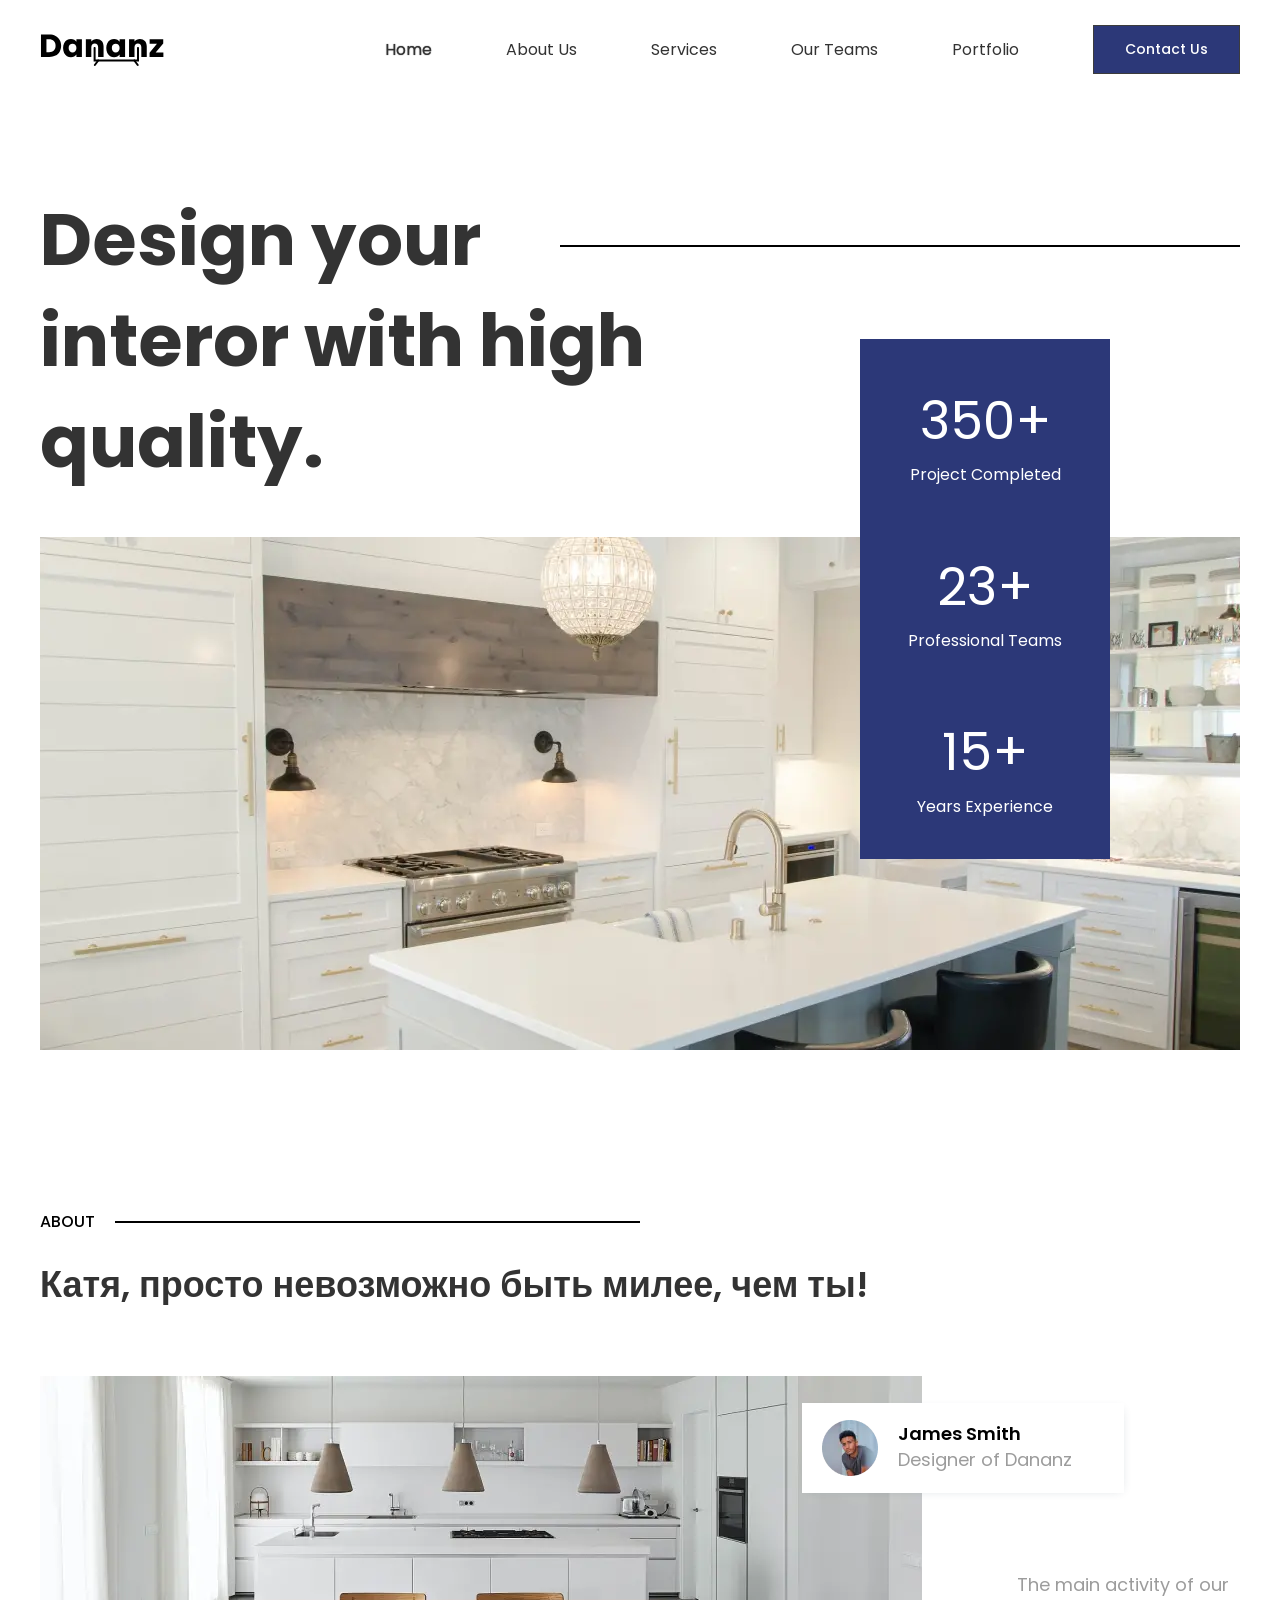
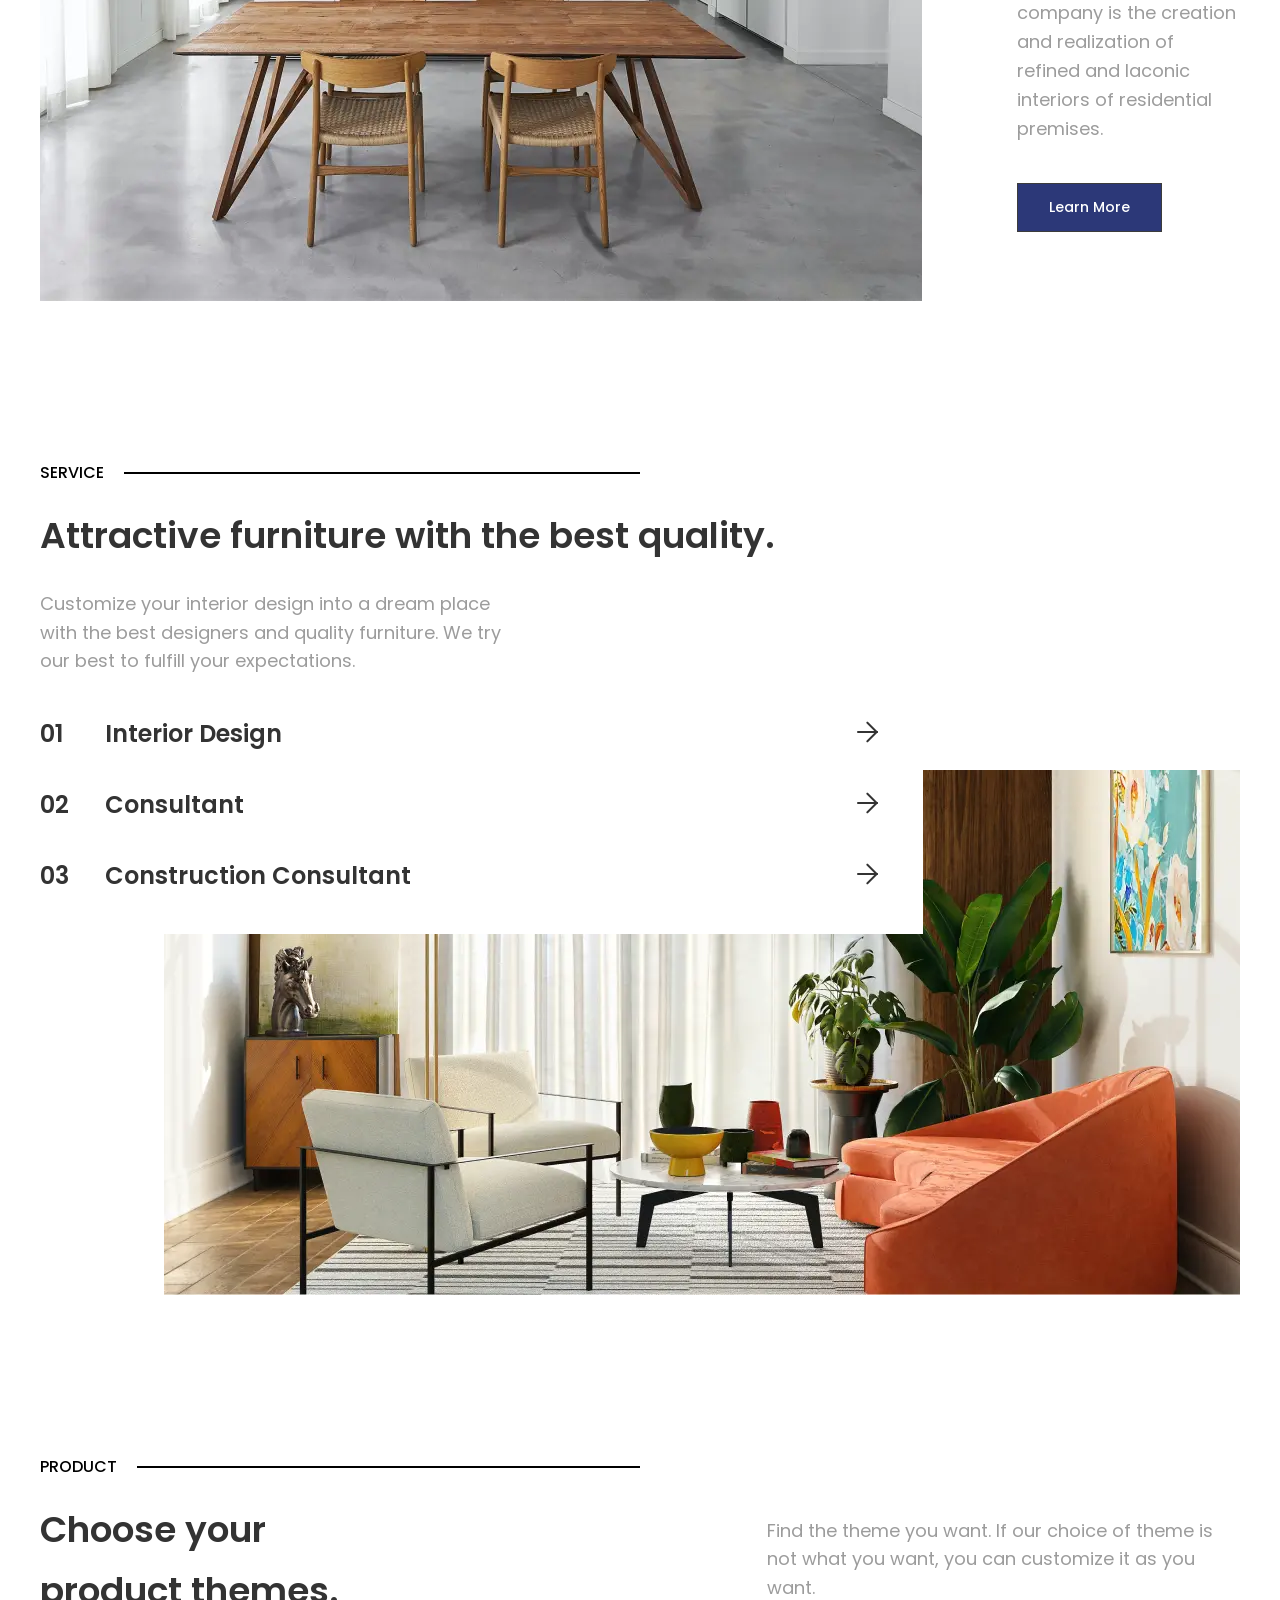
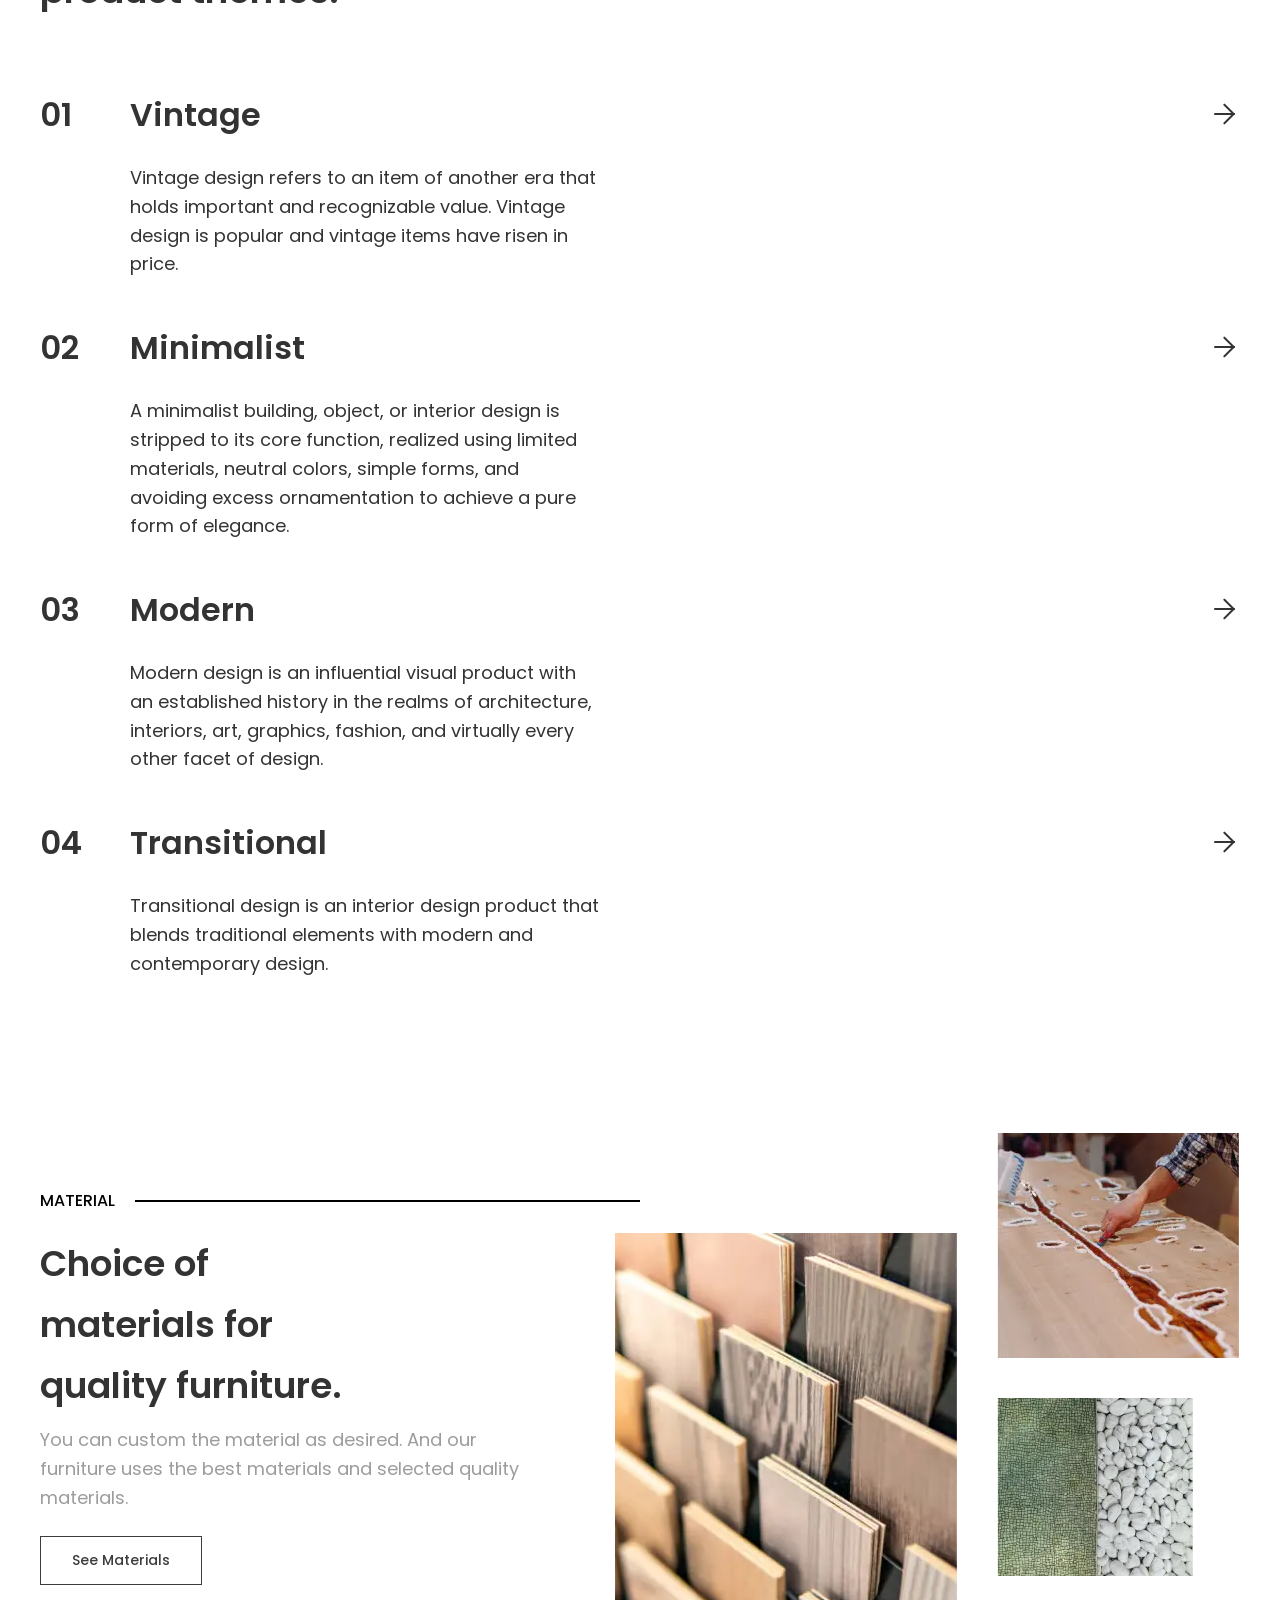
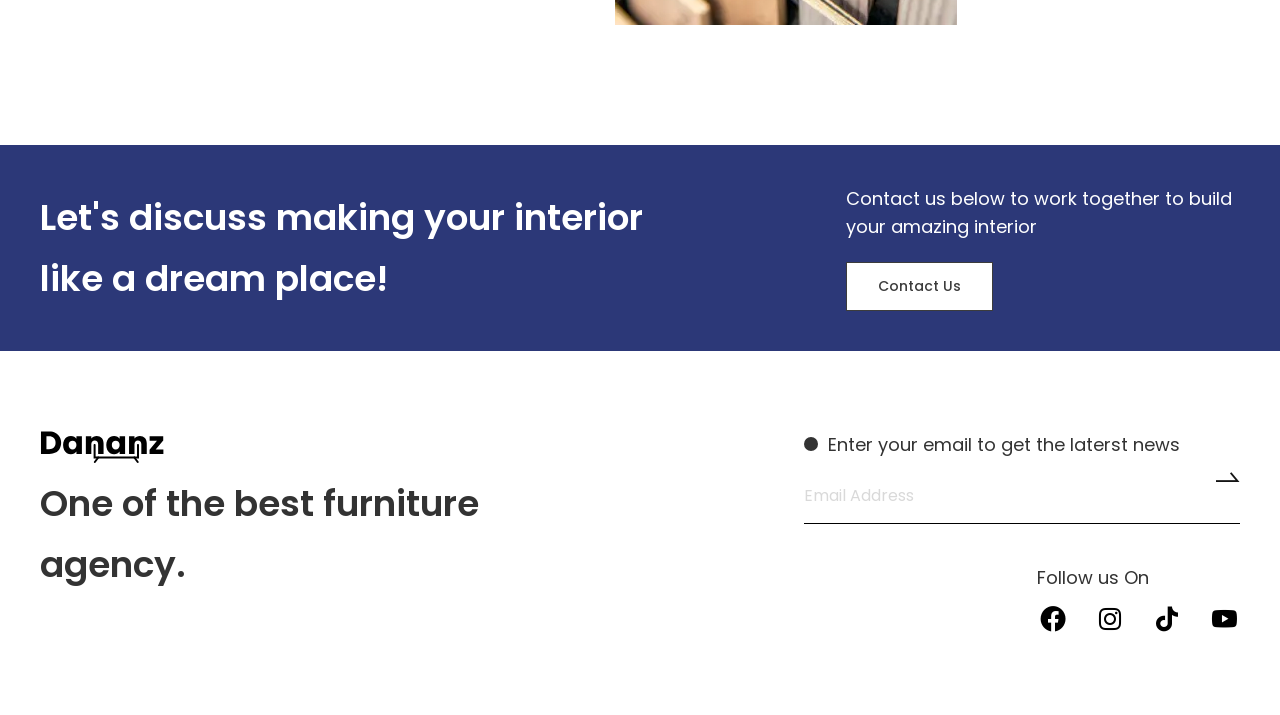
<file: index.html>
<!DOCTYPE html>
<html lang="en">

<head>
	<title>Home</title>
	<meta charset="UTF-8">
	<meta name="format-detection" content="telephone=no">
	<!-- <style>body{opacity: 0;}</style> -->
	<link rel="stylesheet" href="css/style.min.css?_v=20231004202042">
	<link rel="shortcut icon" href="favicon.ico">
	<!-- <meta name="robots" content="noindex, nofollow"> -->
	<meta name="viewport" content="width=device-width, initial-scale=1.0">
</head>

<body>
	<div class="wrapper">
		<header class="header">
			<div class="header__container">
				<div class="header__logo">
					<img src="img/logo.svg" alt="logo">
				</div>
				<div class="header__menu menu">
					<nav class="menu__body">
						<ul class="menu__list">
							<li class="menu__item"><a href="index.html" class="menu__link">Home</a></li>
							<li class="menu__item"><a href="about.html" class="menu__link">About Us</a></li>
							<li class="menu__item"><a href="services.html" class="menu__link">Services</a></li>
							<li class="menu__item"><a href="teams.html" class="menu__link">Our Teams</a></li>
							<li class="menu__item"><a href="portfolio.html" class="menu__link">Portfolio</a></li>
						</ul>
					</nav>
				</div>
				<div data-da=".menu__body,479.98" class="header__button">
					<a href="contact.html" class="button">Contact Us</a>
				</div>
				<button type="button" class="header__burger icon-menu"><span></span></button>
			</div>
		</header>
		<main class="page">
			<section class="page__cover cover">
				<div class="cover__container">
					<div class="cover__body">
						<div class="cover__content">
							<div class="cover__title">
								<h1 class="cover__text">Design your interor with high quality.</h1>
								<div class="cover__line"></div>
							</div>
							<div class="cover__img-frame">
								<picture><source srcset="img/home/cover/bg.webp" type="image/webp"><img src="img/home/cover/bg.jpg" alt="interor"></picture>
							</div>
						</div>
						<div class="cover__card card">
							<div class="card__item">
								<div class="card__value">350+</div>
								<div class="card__text">Project Completed</div>
							</div>
							<div class="card__item">
								<div class="card__value">23+</div>
								<div class="card__text">Professional Teams</div>
							</div>
							<div class="card__item">
								<div class="card__value">15+</div>
								<div class="card__text">Years Experience</div>
							</div>
						</div>
					</div>
				</div>
			</section>
			<section class="page__general general">
				<div class="general__container">
					<div class="general__description description">
						<div class="description__label">
							<div class="description__text">ABOUT</div>
							<div class="description__line" data-watch data-watch-once></div>
						</div>
						<h2 class="description__title">
							Катя, просто невозможно быть милее, чем ты!
						</h2>
					</div>
					<div class="general__content">
						<div class="general__img-frame">
							<picture><source srcset="img/home/general/kitchen.webp" type="image/webp"><img src="img/home/general/kitchen.jpg" alt="kitchen"></picture>
						</div>
						<div class="general__info">
							<div class="general__subtitle">
								The main activity of our company is the creation and realization of refined and laconic interiors of residential premises.
							</div>
							<a href="about.html" class="general__button button">Learn More</a>
						</div>
						<div class="general__badge badge">
							<div class="badge__body">
								<picture><source srcset="img/home/general/worker.webp" type="image/webp"><img class="badge__icon" src="img/home/general/worker.png" alt="worker"></picture>
								<div class="badge__text">
									<div class="badge__name">James Smith</div>
									<div class="badge__profession">Designer of Dananz</div>
								</div>
							</div>
						</div>
					</div>
				</div>
			</section>
			<section class="page__furniture furniture">
				<div class="furniture__container">
					<div class="furniture__description description">
						<div class="description__label">
							<div class="description__text">SERVICE</div>
							<div class="description__line" data-watch data-watch-once></div>
						</div>
						<h2 class="description__title">
							Attractive furniture with the best quality.
						</h2>
					</div>
					<div class="furniture__content">
						<div class="furniture__text">
							Customize your interior design into a dream place with the best designers and quality furniture. We try our best to fulfill your expectations.
						</div>
						<ul class="furniture__list">
							<li class="furniture__item">
								<a class="furniture__link" href="services.html">Interior Design</a>
								<a class="furniture__icon" href="services.html"></a>
							</li>
							<li class="furniture__item">
								<a class="furniture__link" href="services.html#consultant">Consultant</a>
								<a class="furniture__icon" href="services.html#consultant"></a>
							</li>
							<li class="furniture__item">
								<a class="furniture__link" href="services.html#creativity">Construction Consultant</a>
								<a class="furniture__icon" href="services.html#creativity"></a>
							</li>
						</ul>
					</div>
					<div class="furniture__img-frame">
						<picture><source srcset="img/home/furniture/decor.webp" type="image/webp"><img src="img/home/furniture/decor.jpg" alt="decor"></picture>
					</div>
				</div>
			</section>
			<section class="page__product product">
				<div class="product__container">
					<div class="product__description description">
						<div class="description__label">
							<div class="description__text">PRODUCT</div>
							<div class="description__line" data-watch data-watch-once></div>
						</div>
					</div>
					<div class="product__text">
						<h2 class="product__title">
							Choose your product themes.
						</h2>
						<p class="product__note">
							Find the theme you want. If our choice of theme is not what you want, you can customize it as you want.
						</p>
					</div>
					<ul class="product__list">
						<li class="product__item">
							<div class="product__links">
								<a class="product__link" href="vintage.html">Vintage</a>
								<a class="product__icon" href="vintage.html"></a>
							</div>
							<p class="product__clause">
								Vintage design refers to an item of another era that holds important and recognizable value. Vintage design is popular and vintage items have risen in price.
							</p>
						</li>
						<li class="product__item">
							<div class="product__links">
								<a class="product__link" href="minimalist.html">Minimalist</a>
								<a class="product__icon" href="minimalist.html"></a>
							</div>
							<p class="product__clause">
								A minimalist building, object, or interior design is stripped to its core function, realized using limited materials, neutral colors, simple forms, and avoiding excess ornamentation to achieve a pure form of elegance.
							</p>
						</li>
						<li class="product__item">
							<div class="product__links">
								<a class="product__link" href="modern.html">Modern</a>
								<a class="product__icon" href="modern.html"></a>
							</div>
							<p class="product__clause">
								Modern design is an influential visual product with an established history in the realms of architecture, interiors, art, graphics, fashion, and virtually every other facet of design.
							</p>
						</li>
						<li class="product__item">
							<div class="product__links">
								<a class="product__link" href="transitional.html">Transitional</a>
								<a class="product__icon" href="transitional.html"></a>
							</div>
							<p class="product__clause">
								Transitional design is an interior design product that blends traditional elements with modern and contemporary design.
							</p>
						</li>
					</ul>
				</div>
			</section>
			<section class="page__material material">
				<div class="material__container">
					<div class="material__description description">
						<div class="description__label">
							<div class="description__text">MATERIAL</div>
							<div class="description__line" data-watch data-watch-once></div>
						</div>
					</div>
					<div class="material__body">
						<div class="material__content">
							<h2 class="material__title">Choice of materials for quality furniture.</h2>
							<p class="material__text">
								You can custom the material as desired. And our furniture uses the best materials and selected quality materials.
							</p>
							<a href="contact.html#loaction" class="material__button button button_white">See Materials</a>
						</div>
						<div class="material__images">
							<div class="material__item">
								<picture><source srcset="img/home/material/tile.webp" type="image/webp"><img src="img/home/material/tile.jpg" alt="tile"></picture>
							</div>
							<div class="material__column">
								<div class="material__item">
									<picture><source srcset="img/home/material/slab.webp" type="image/webp"><img src="img/home/material/slab.jpg" alt="slab"></picture>
								</div>
								<div class="material__item">
									<picture><source srcset="img/home/material/pebble.webp" type="image/webp"><img src="img/home/material/pebble.jpg" alt="pebble"></picture>
								</div>
							</div>
						</div>
					</div>
				</div>
			</section>
		</main>
		<footer class="footer">
			<section class="footer__upper upper">
				<div class="upper__container">
					<h2 class="upper__title">Let's discuss making your interior like a dream place!</h2>
					<div class="upper__column">
						<div class="upper__text">Contact us below to work together to build your amazing interior</div>
						<a href="contact.html" class="upper__button button button_black">Contact Us</a>
					</div>
				</div>
			</section>
			<section class="footer__lower lower">
				<div class="lower__container">
					<div class="lower__body">
						<div class="lower__content">
							<img class="lower__logo" src="img/logo.svg" alt="logo">
							<h2 class="lower__title">One of the best furniture agency.</h2>
						</div>
						<div class="lower__contact contact-lower">
							<div class="contact-lower__title">Enter your email to get the laterst news</div>
							<form action="" class="contact-lower__form">
								<div class="contact-lower__input">
									<input class="input-footer" autocomplete="off" type="text" name="form[]" data-error="Please enter a valid email address." placeholder="Email Address" data-required="email">
								</div>
								<button type="submit" class="contact-lower__button _icon-mail"></button>
							</form>
							<div class="contact-lower__follow">
								<div class="contact-lower__text">Follow us On</div>
								<div class="contact-lower__links">
									<a class="contact-lower__item _icon-facebook" href="https://www.facebook.com/" target="_blank"></a>
									<a class="contact-lower__item _icon-instagram" href="https://www.instagram.com/" target="_blank"></a>
									<a class="contact-lower__item _icon-tiktok" href="https://www.tiktok.com/" target="_blank"></a>
									<a class="contact-lower__item _icon-youtube" href="https://www.youtube.com/" target="_blank"></a>
								</div>
							</div>
						</div>
					</div>
				</div>
			</section>
		</footer>
	</div>
	<!-- <div id="popup" aria-hidden="true" class="popup">
	<div class="popup__wrapper">
		<div class="popup__content">
			<button data-close type="button" class="popup__close">Закрыть</button>
			<div class="popup__text">
				Text
			</div>
		</div>
	</div>
</div> -->
	<script src="js/app.min.js?_v=20231004202042"></script>
</body>

</html>
</file>
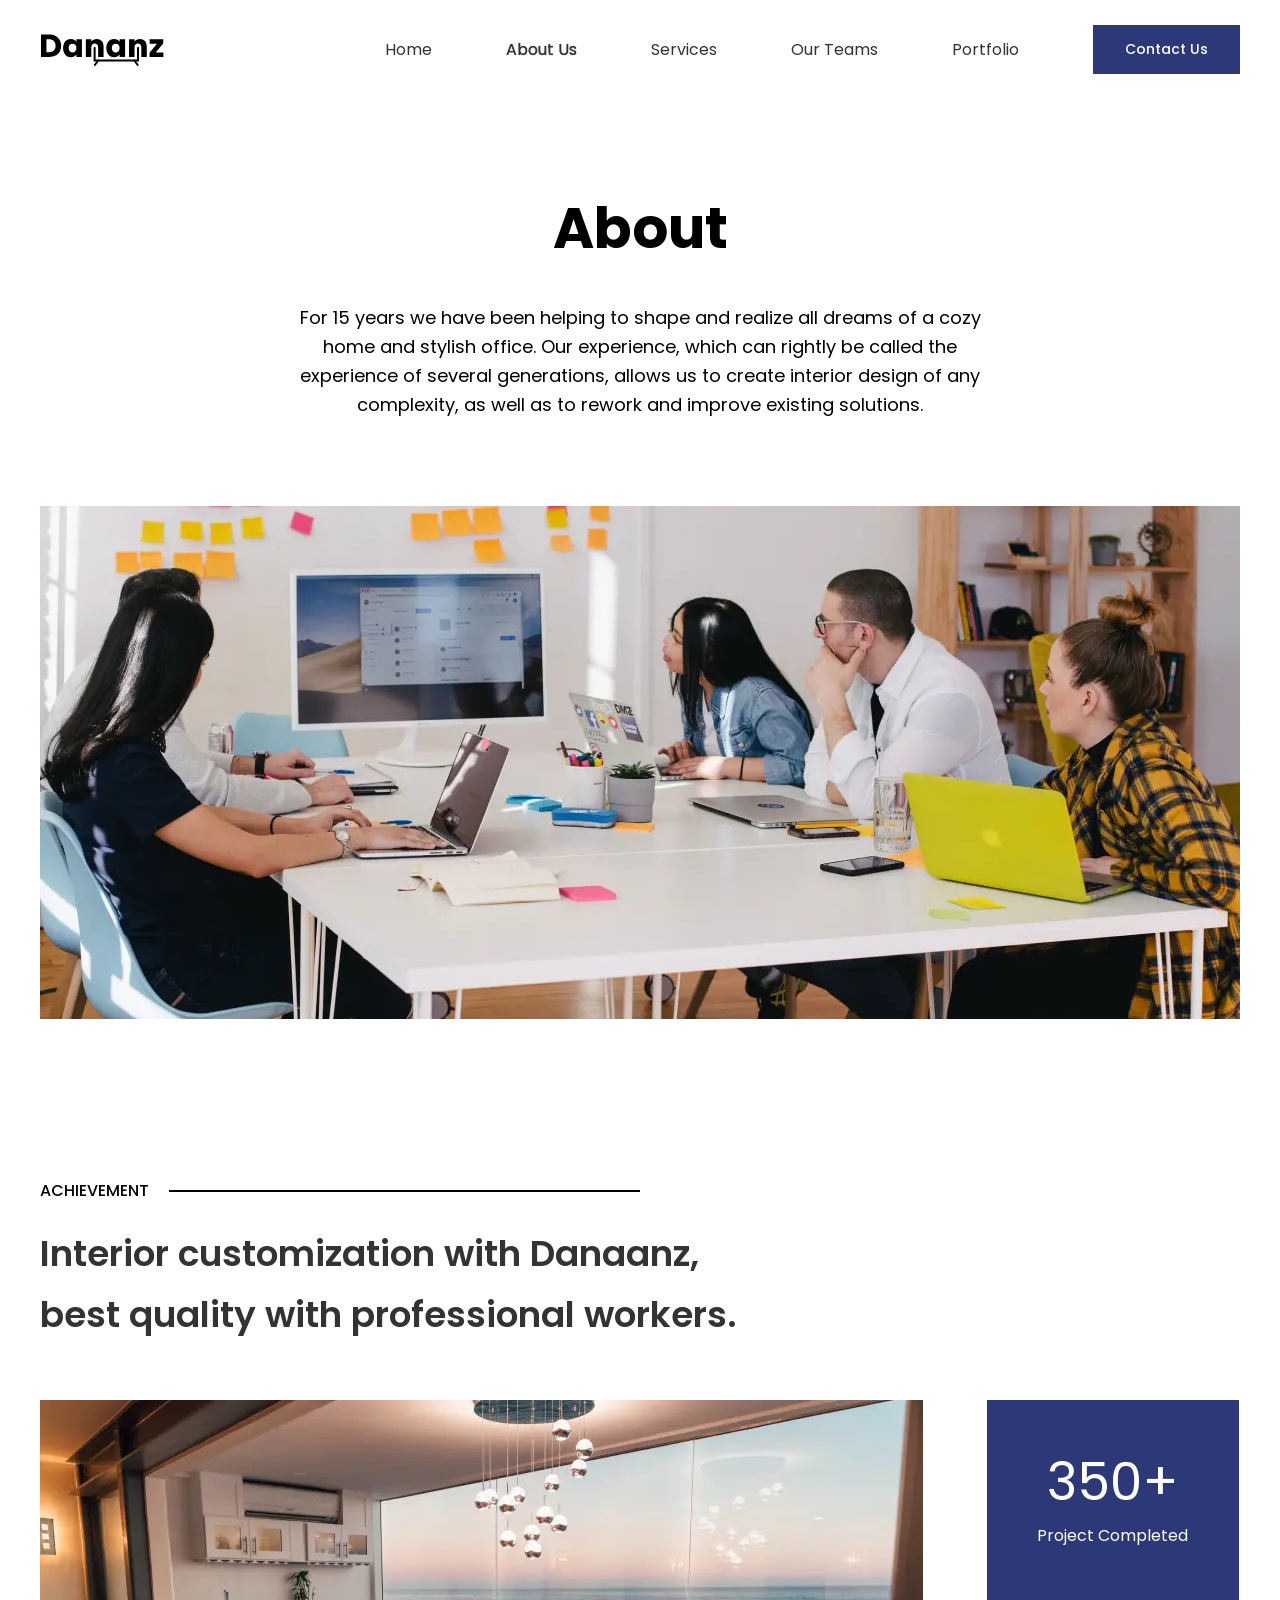
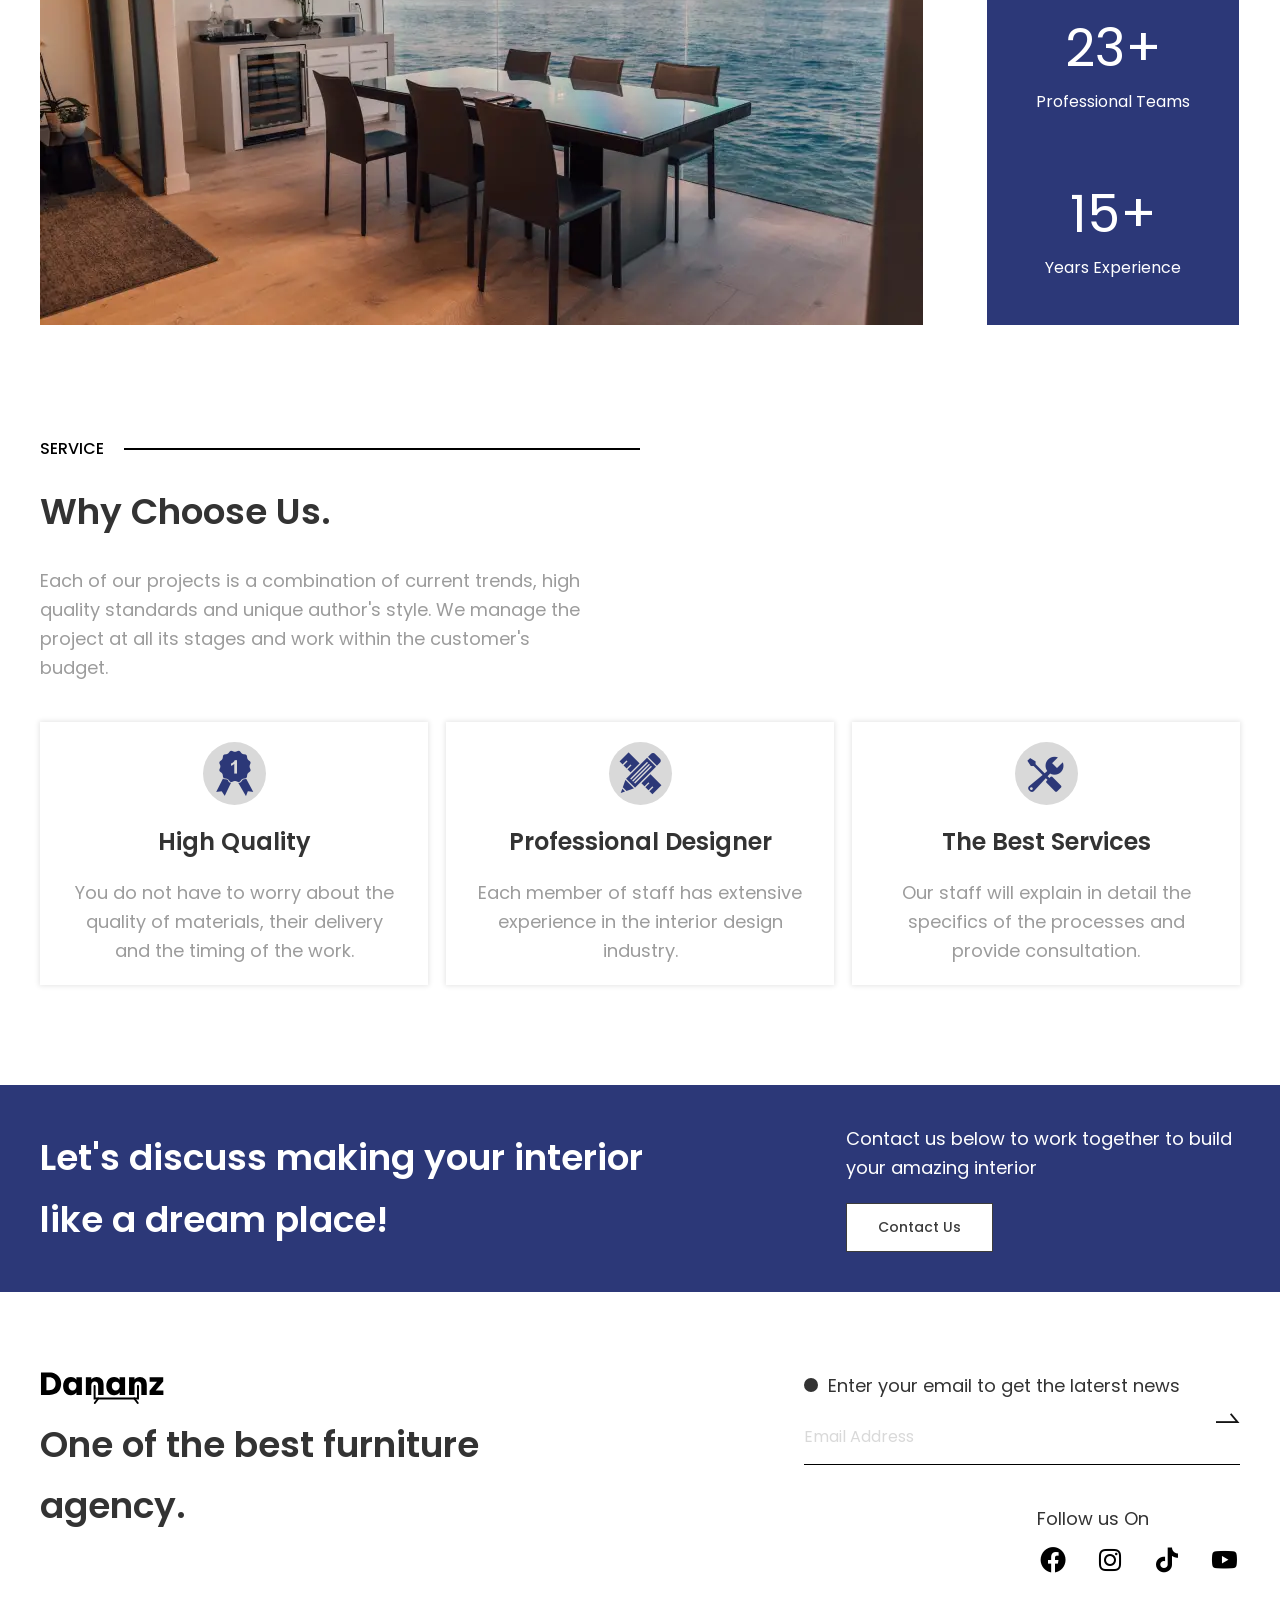
<file: about.html>
<!DOCTYPE html>
<html lang="en">

<head>
	<title>About</title>
	<meta charset="UTF-8">
	<meta name="format-detection" content="telephone=no">
	<!-- <style>body{opacity: 0;}</style> -->
	<link rel="stylesheet" href="css/style.min.css?_v=20231004202042">
	<link rel="shortcut icon" href="favicon.ico">
	<!-- <meta name="robots" content="noindex, nofollow"> -->
	<meta name="viewport" content="width=device-width, initial-scale=1.0">
</head>

<body>
	<div class="wrapper">
		<header class="header">
			<div class="header__container">
				<div class="header__logo">
					<img src="img/logo.svg" alt="logo">
				</div>
				<div class="header__menu menu">
					<nav class="menu__body">
						<ul class="menu__list">
							<li class="menu__item"><a href="index.html" class="menu__link">Home</a></li>
							<li class="menu__item"><a href="about.html" class="menu__link">About Us</a></li>
							<li class="menu__item"><a href="services.html" class="menu__link">Services</a></li>
							<li class="menu__item"><a href="teams.html" class="menu__link">Our Teams</a></li>
							<li class="menu__item"><a href="portfolio.html" class="menu__link">Portfolio</a></li>
						</ul>
					</nav>
				</div>
				<div data-da=".menu__body,479.98" class="header__button">
					<a href="contact.html" class="button">Contact Us</a>
				</div>
				<button type="button" class="header__burger icon-menu"><span></span></button>
			</div>
		</header>
		<main class="page">
			<section class="page__front front">
				<div class="front__container">
					<div class="front__body">
						<h1 class="front__title">About</h1>
						<p class="front__text">
							For 15 years we have been helping to shape and realize all dreams of a cozy home and stylish office. Our experience, which can rightly be called the experience of several generations, allows us to create interior design of any complexity, as well as to rework and improve existing solutions.
						</p>
						<div class="front__img-frame">
							<picture><source srcset="img/about/front/office.webp" type="image/webp"><img src="img/about/front/office.jpg" alt="office"></picture>
						</div>
					</div>
				</div>
			</section>
			<section class="page__statistic statistic">
				<div class="statistic__container">
					<div class="statistic__description description">
						<div class="description__label">
							<div class="description__text">ACHIEVEMENT</div>
							<div class="description__line" data-watch data-watch-once></div>
						</div>
						<h2 class="description__title description__title-width">
							Interior customization with Danaanz, best quality with professional workers.
						</h2>
					</div>
					<div class="statistic__content">
						<div class="statistic__img-frame">
							<picture><source srcset="img/about/statistic/project.webp" type="image/webp"><img src="img/about/statistic/project.jpg" alt="project"></picture>
						</div>
						<div class="statistic__card card">
							<div class="card__item card__item-mobile">
								<div class="card__value">350+</div>
								<div class="card__text">Project Completed</div>
							</div>
							<div class="card__item card__item-mobile">
								<div class="card__value">23+</div>
								<div class="card__text">Professional Teams</div>
							</div>
							<div class="card__item card__item-mobile">
								<div class="card__value">15+</div>
								<div class="card__text">Years Experience</div>
							</div>
						</div>
					</div>
				</div>
			</section>
			<section class="page__service service">
				<div class="service__container">
					<div class="service__description description">
						<div class="description__label">
							<div class="description__text">SERVICE</div>
							<div class="description__line" data-watch data-watch-once></div>
						</div>
						<h2 class="description__title">
							Why Choose Us.
						</h2>
					</div>
					<p class="service__text">
						Each of our projects is a combination of current trends, high quality standards and unique author's style. We manage the project at all its stages and work within the customer's budget.
					</p>
					<div class="service__items">
						<div class="service__item">
							<div class="item-service">
								<div class="item-service__icon _icon _icon-quality"></div>
								<h3 class="item-service__title">High Quality</h3>
								<div class="item-service__text">
									You do not have to worry about the quality of materials, their delivery and the timing of the work.
								</div>
							</div>
						</div>
						<div class="service__item">
							<div class="item-service">
								<div class="item-service__icon _icon _icon-profi"></div>
								<h3 class="item-service__title">Professional Designer</h3>
								<div class="item-service__text">
									Each member of staff has extensive experience in the interior design industry.
								</div>
							</div>
						</div>
						<div class="service__item">
							<div class="item-service">
								<div class="item-service__icon _icon _icon-service"></div>
								<h3 class="item-service__title">The Best Services</h3>
								<div class="item-service__text">
									Our staff will explain in detail the specifics of the processes and provide consultation.
								</div>
							</div>
						</div>
					</div>
				</div>
			</section>
		</main>
		<footer class="footer">
			<section class="footer__upper upper">
				<div class="upper__container">
					<h2 class="upper__title">Let's discuss making your interior like a dream place!</h2>
					<div class="upper__column">
						<div class="upper__text">Contact us below to work together to build your amazing interior</div>
						<a href="contact.html" class="upper__button button button_black">Contact Us</a>
					</div>
				</div>
			</section>
			<section class="footer__lower lower">
				<div class="lower__container">
					<div class="lower__body">
						<div class="lower__content">
							<img class="lower__logo" src="img/logo.svg" alt="logo">
							<h2 class="lower__title">One of the best furniture agency.</h2>
						</div>
						<div class="lower__contact contact-lower">
							<div class="contact-lower__title">Enter your email to get the laterst news</div>
							<form action="" class="contact-lower__form">
								<div class="contact-lower__input">
									<input class="input-footer" autocomplete="off" type="text" name="form[]" data-error="Please enter a valid email address." placeholder="Email Address" data-required="email">
								</div>
								<button type="submit" class="contact-lower__button _icon-mail"></button>
							</form>
							<div class="contact-lower__follow">
								<div class="contact-lower__text">Follow us On</div>
								<div class="contact-lower__links">
									<a class="contact-lower__item _icon-facebook" href="https://www.facebook.com/" target="_blank"></a>
									<a class="contact-lower__item _icon-instagram" href="https://www.instagram.com/" target="_blank"></a>
									<a class="contact-lower__item _icon-tiktok" href="https://www.tiktok.com/" target="_blank"></a>
									<a class="contact-lower__item _icon-youtube" href="https://www.youtube.com/" target="_blank"></a>
								</div>
							</div>
						</div>
					</div>
				</div>
			</section>
		</footer>
	</div>
	<!-- <div id="popup" aria-hidden="true" class="popup">
	<div class="popup__wrapper">
		<div class="popup__content">
			<button data-close type="button" class="popup__close">Закрыть</button>
			<div class="popup__text">
				Text
			</div>
		</div>
	</div>
</div> -->
	<script src="js/app.min.js?_v=20231004202042"></script>
</body>

</html>
</file>
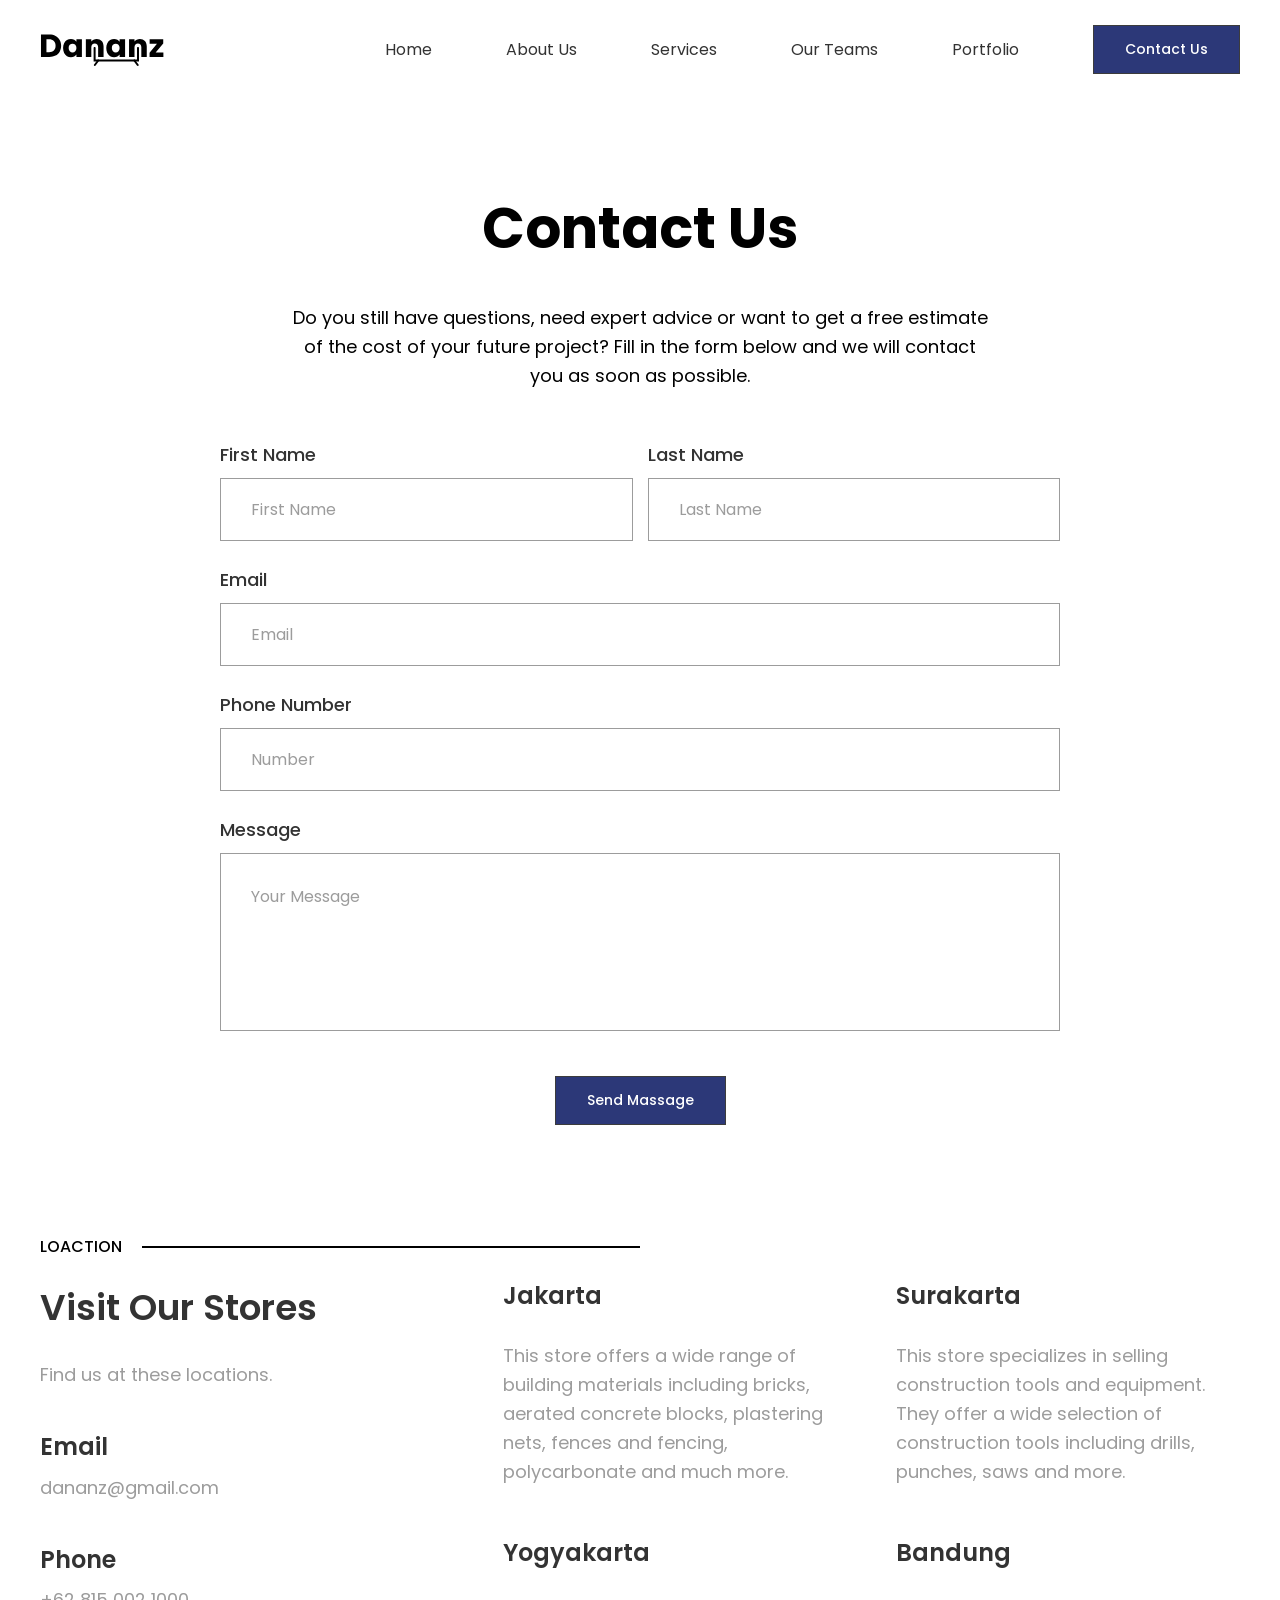
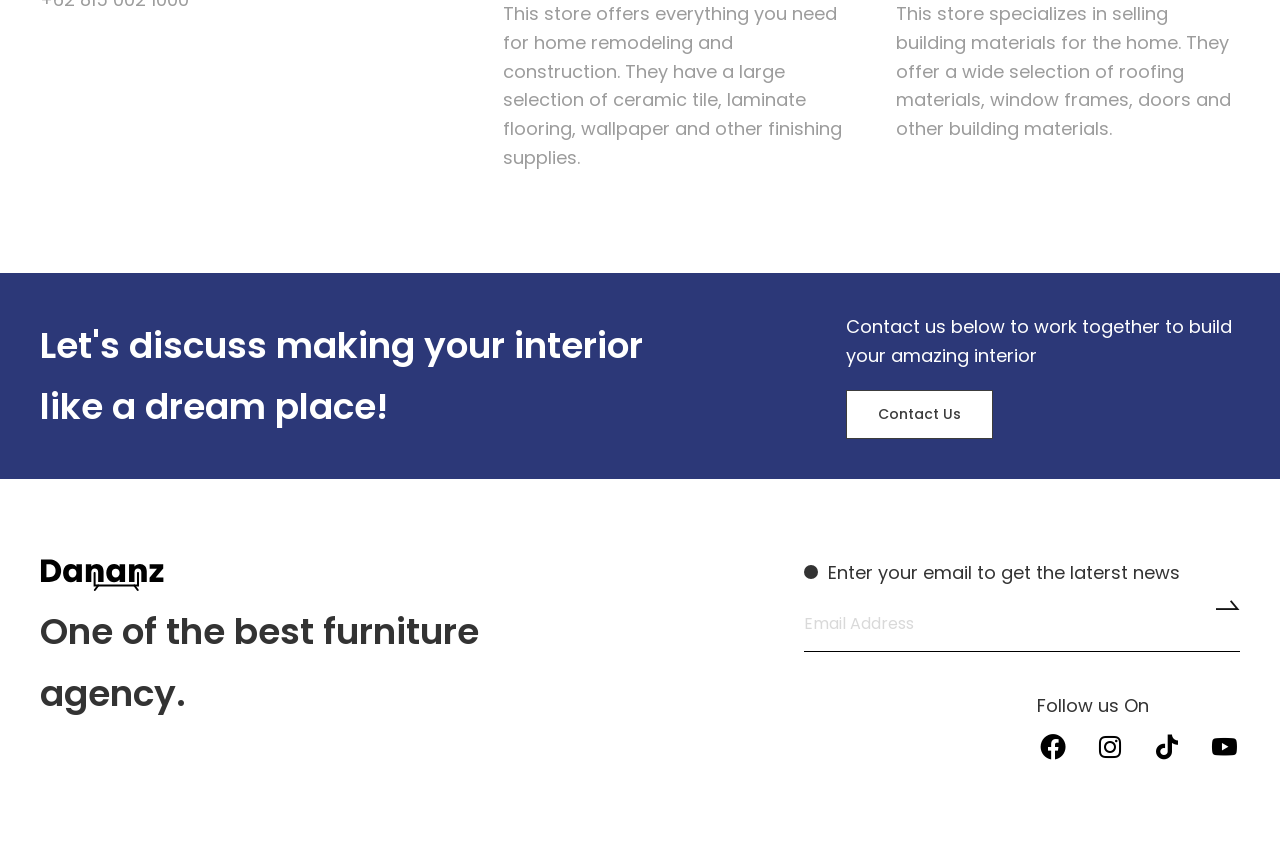
<file: contact.html>
<!DOCTYPE html>
<html lang="en">

<head>
	<title>Contact</title>
	<meta charset="UTF-8">
	<meta name="format-detection" content="telephone=no">
	<!-- <style>body{opacity: 0;}</style> -->
	<link rel="stylesheet" href="css/style.min.css?_v=20231004202042">
	<link rel="shortcut icon" href="favicon.ico">
	<!-- <meta name="robots" content="noindex, nofollow"> -->
	<meta name="viewport" content="width=device-width, initial-scale=1.0">
</head>

<body>
	<div class="wrapper">
		<header class="header">
			<div class="header__container">
				<div class="header__logo">
					<img src="img/logo.svg" alt="logo">
				</div>
				<div class="header__menu menu">
					<nav class="menu__body">
						<ul class="menu__list">
							<li class="menu__item"><a href="index.html" class="menu__link">Home</a></li>
							<li class="menu__item"><a href="about.html" class="menu__link">About Us</a></li>
							<li class="menu__item"><a href="services.html" class="menu__link">Services</a></li>
							<li class="menu__item"><a href="teams.html" class="menu__link">Our Teams</a></li>
							<li class="menu__item"><a href="portfolio.html" class="menu__link">Portfolio</a></li>
						</ul>
					</nav>
				</div>
				<div data-da=".menu__body,479.98" class="header__button">
					<a href="contact.html" class="button">Contact Us</a>
				</div>
				<button type="button" class="header__burger icon-menu"><span></span></button>
			</div>
		</header>
		<main class="page">
			<section class="page__questions questions">
				<div class="questions__container">
					<div class="questions__body">
						<div class="questions__content">
							<h1 class="questions__title">Contact Us</h1>
							<p class="questions__text">
								Do you still have questions, need expert advice or want to get a free estimate of the cost of your future project? Fill in the form below and we will contact you as soon as possible.
							</p>
						</div>
						<form action="" class="questions__form form-questions">
							<div class="form-questions__column">
								<div class="form-questions__name">
									<label class="form-questions__label" for="first">First Name</label>
									<input class="form-questions__input input" id="first" autocomplete="off" type="text" name="form[]" data-error="This field is required." placeholder="First Name" data-required="">
								</div>
								<div class="form-questions__name">
									<label class="form-questions__label" for="last">Last Name</label>
									<input class="form-questions__input input" id="last" autocomplete="off" type="text" name="form[]" data-error="This field is required." placeholder="Last Name" data-required="">
								</div>
							</div>
							<div class="form-questions__item">
								<label class="form-questions__label" for="email">Email</label>
								<input class="form-questions__input input" id="email" autocomplete="off" type="text" name="form[]" data-error="Please enter a valid email address." placeholder="Email" data-required="email">
							</div>
							<div class="form-questions__item">
								<label class="form-questions__label" for="phone">Phone Number</label>
								<input class="form-questions__input input" id="phone" autocomplete="off" type="tel" name="form[]" data-error="This field is required." placeholder="Number" data-required="">
							</div>
							<div class="form-questions__item">
								<label class="form-questions__label" for="message">Message</label>
								<textarea class="form-questions__textarea" id="message" placeholder="Your Message"></textarea>
							</div>
							<button type="submit" class="form-questions__button button">Send Massage</button>
						</form>
					</div>
				</div>
			</section>
			<section class="page__loaction loaction">
				<div class="loaction__container">
					<div class="loaction__description description">
						<div class="description__label">
							<div id="loaction" class="description__text">Loaction</div>
							<div class="description__line" data-watch data-watch-once></div>
						</div>
					</div>
					<div class="loaction__body">
						<div class="loaction__info info-loaction">
							<div class="info-loaction__title">Visit Our Stores</div>
							<div class="info-loaction__text">Find us at these locations.</div>
							<div class="info-loaction__subtitle">Email</div>
							<div class="info-loaction__mail">dananz@gmail.com</div>
							<div class="info-loaction__subtitle">Phone</div>
							<div class="info-loaction__tel">+62 815 002 1000</div>
						</div>
						<div class="loaction__items">
							<div class="loaction__item">
								<div class="loaction__title">Jakarta</div>
								<div class="loaction__text">
									This store offers a wide range of building materials including bricks, aerated concrete blocks, plastering nets, fences and fencing, polycarbonate and much more.
								</div>
							</div>
							<div class="loaction__item">
								<div class="loaction__title">Surakarta</div>
								<div class="loaction__text">
									This store specializes in selling construction tools and equipment. They offer a wide selection of construction tools including drills, punches, saws and more.
								</div>
							</div>
							<div class="loaction__item">
								<div class="loaction__title">Yogyakarta</div>
								<div class="loaction__text">
									This store offers everything you need for home remodeling and construction. They have a large selection of ceramic tile, laminate flooring, wallpaper and other finishing supplies.
								</div>
							</div>
							<div class="loaction__item">
								<div class="loaction__title">Bandung</div>
								<div class="loaction__text">
									This store specializes in selling building materials for the home. They offer a wide selection of roofing materials, window frames, doors and other building materials.
								</div>
							</div>
						</div>
					</div>
				</div>
			</section>
		</main>
		<footer class="footer">
			<section class="footer__upper upper">
				<div class="upper__container">
					<h2 class="upper__title">Let's discuss making your interior like a dream place!</h2>
					<div class="upper__column">
						<div class="upper__text">Contact us below to work together to build your amazing interior</div>
						<a href="contact.html" class="upper__button button button_black">Contact Us</a>
					</div>
				</div>
			</section>
			<section class="footer__lower lower">
				<div class="lower__container">
					<div class="lower__body">
						<div class="lower__content">
							<img class="lower__logo" src="img/logo.svg" alt="logo">
							<h2 class="lower__title">One of the best furniture agency.</h2>
						</div>
						<div class="lower__contact contact-lower">
							<div class="contact-lower__title">Enter your email to get the laterst news</div>
							<form action="" class="contact-lower__form">
								<div class="contact-lower__input">
									<input class="input-footer" autocomplete="off" type="text" name="form[]" data-error="Please enter a valid email address." placeholder="Email Address" data-required="email">
								</div>
								<button type="submit" class="contact-lower__button _icon-mail"></button>
							</form>
							<div class="contact-lower__follow">
								<div class="contact-lower__text">Follow us On</div>
								<div class="contact-lower__links">
									<a class="contact-lower__item _icon-facebook" href="https://www.facebook.com/" target="_blank"></a>
									<a class="contact-lower__item _icon-instagram" href="https://www.instagram.com/" target="_blank"></a>
									<a class="contact-lower__item _icon-tiktok" href="https://www.tiktok.com/" target="_blank"></a>
									<a class="contact-lower__item _icon-youtube" href="https://www.youtube.com/" target="_blank"></a>
								</div>
							</div>
						</div>
					</div>
				</div>
			</section>
		</footer>
	</div>
	<!-- <div id="popup" aria-hidden="true" class="popup">
	<div class="popup__wrapper">
		<div class="popup__content">
			<button data-close type="button" class="popup__close">Закрыть</button>
			<div class="popup__text">
				Text
			</div>
		</div>
	</div>
</div> -->
	<script src="js/app.min.js?_v=20231004202042"></script>
</body>

</html>
</file>
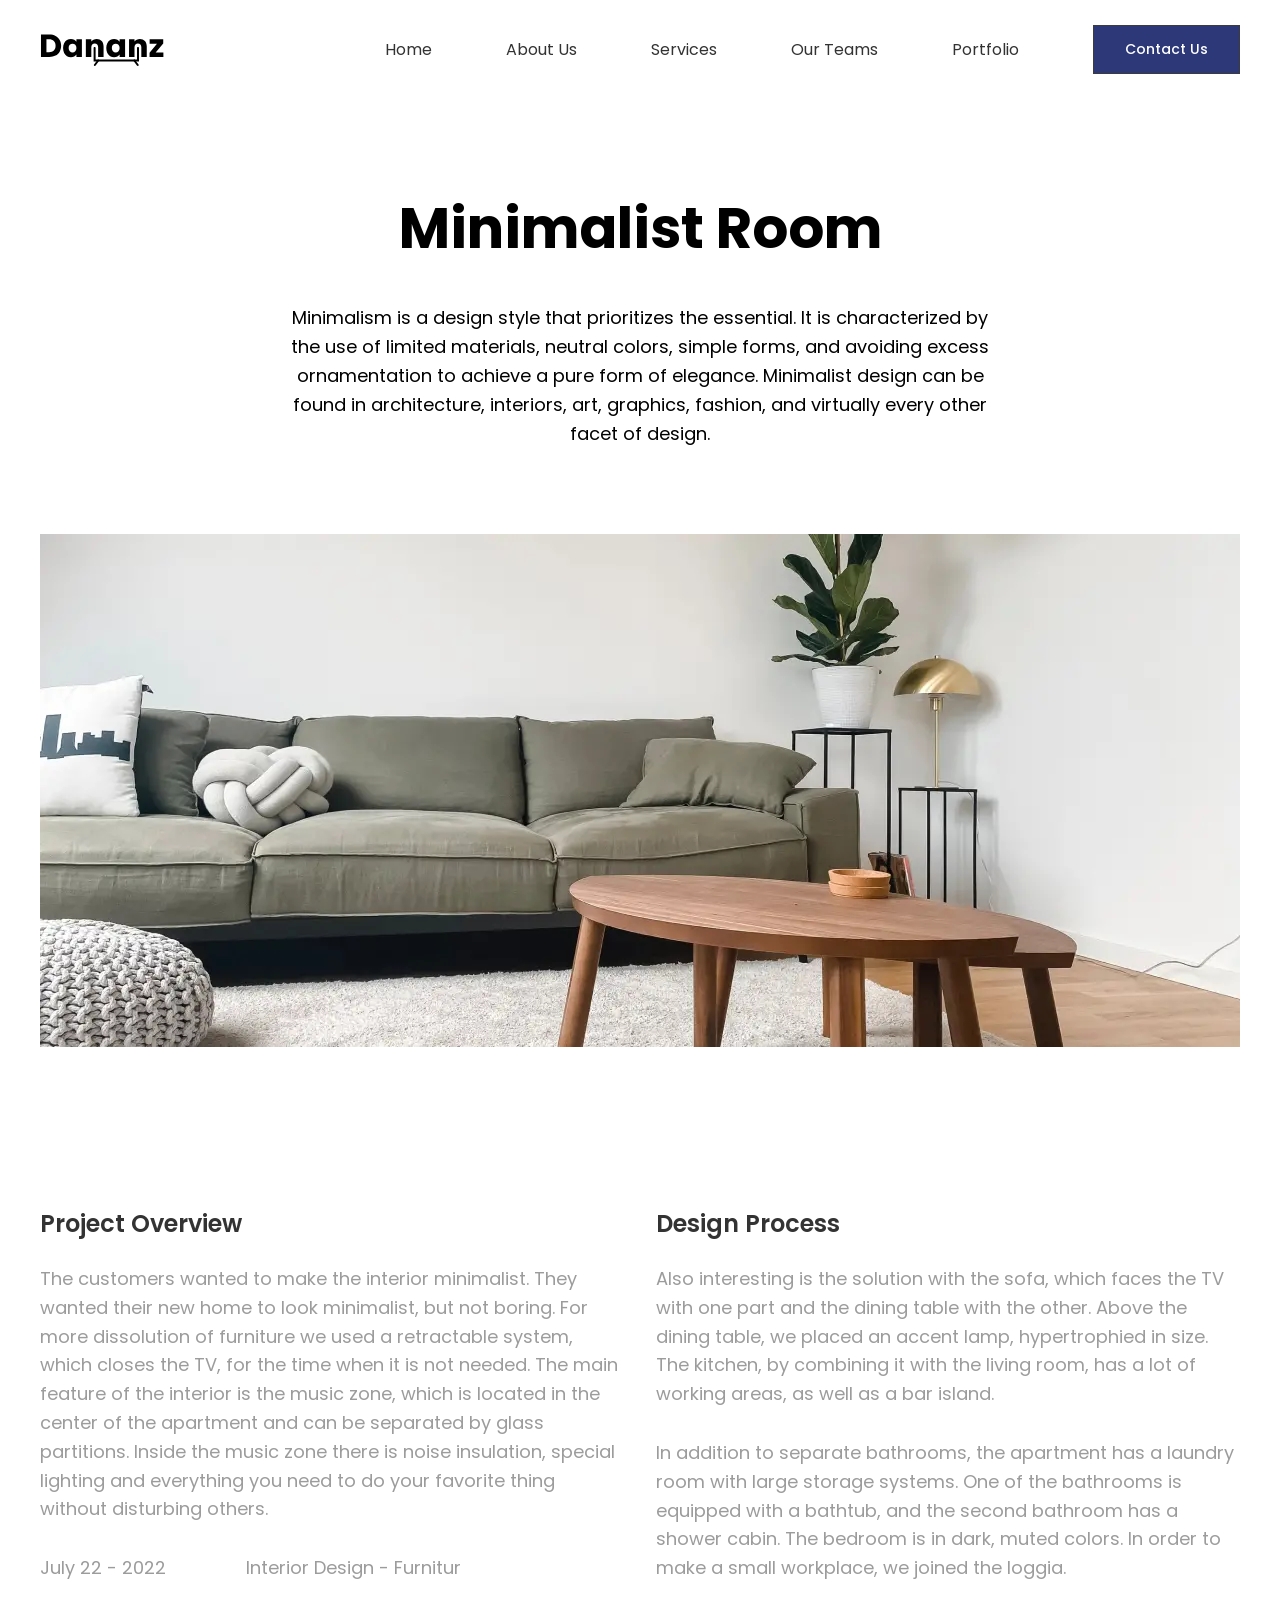
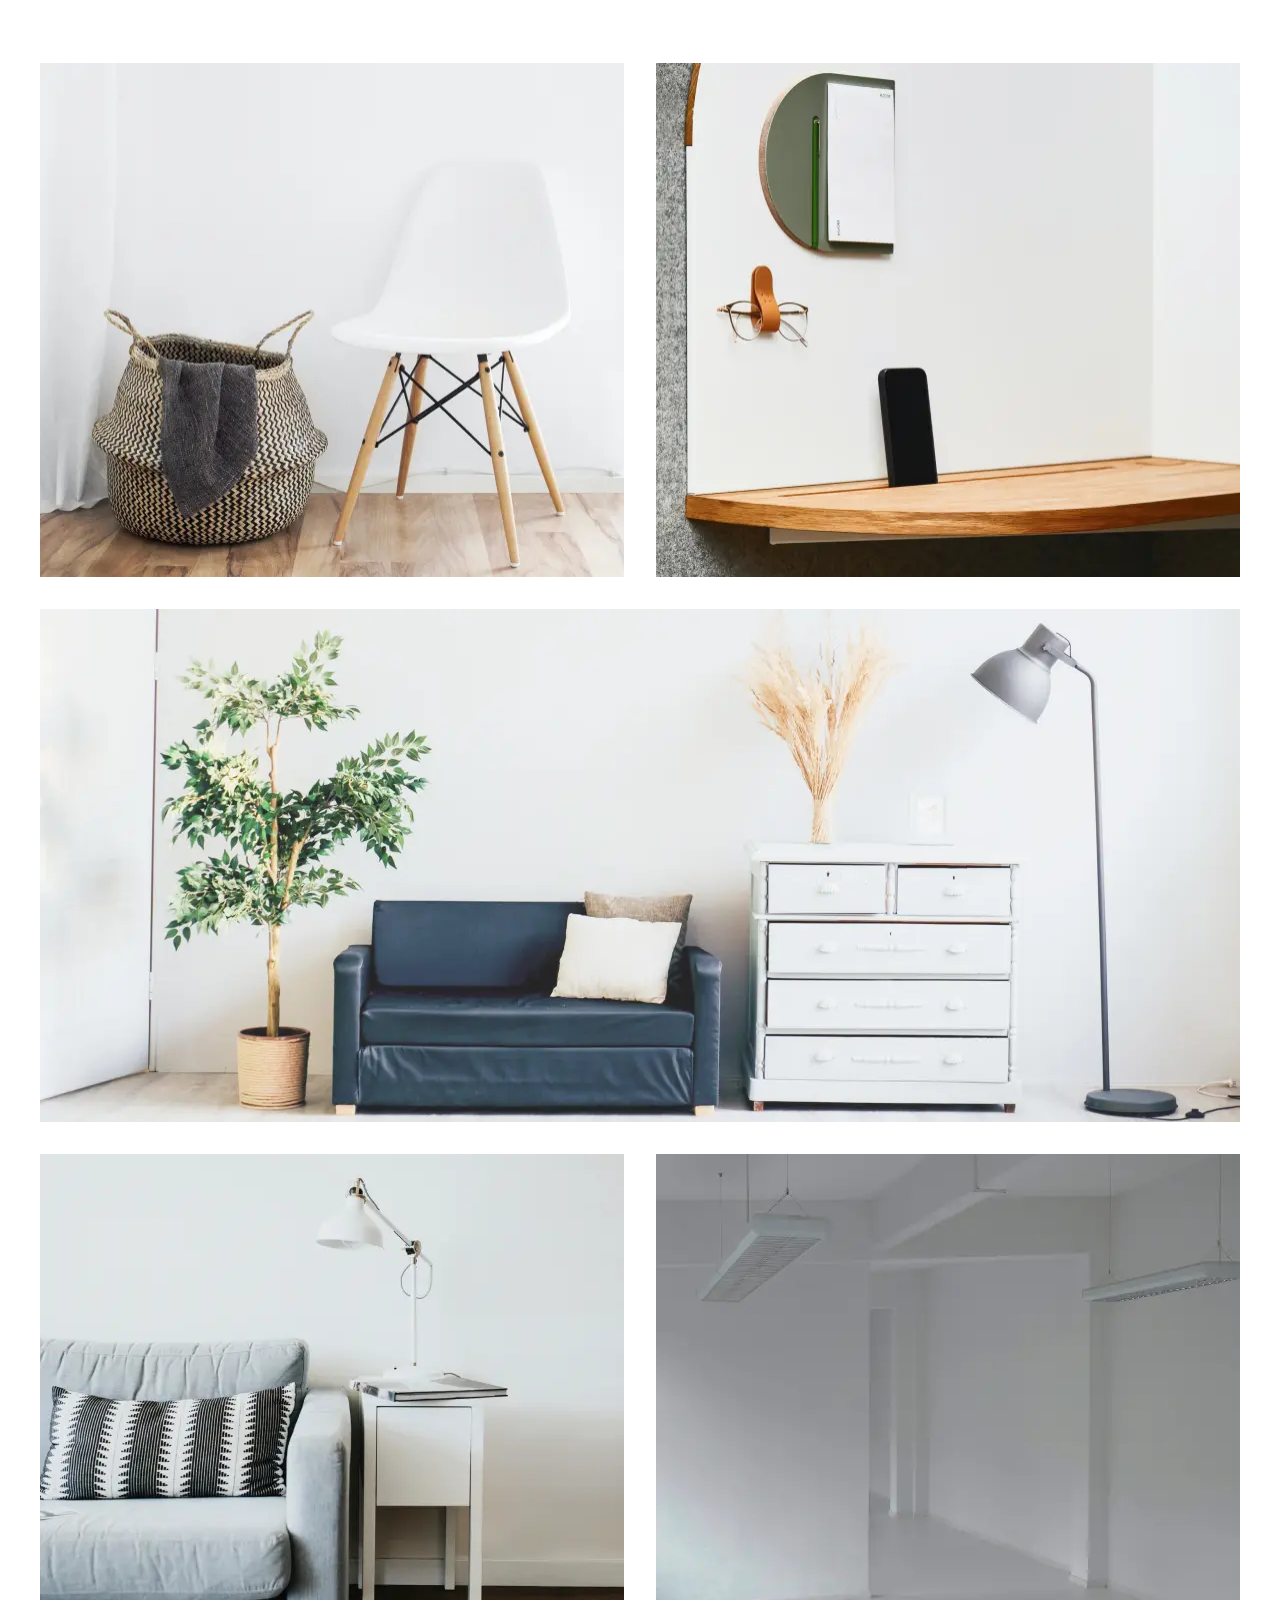
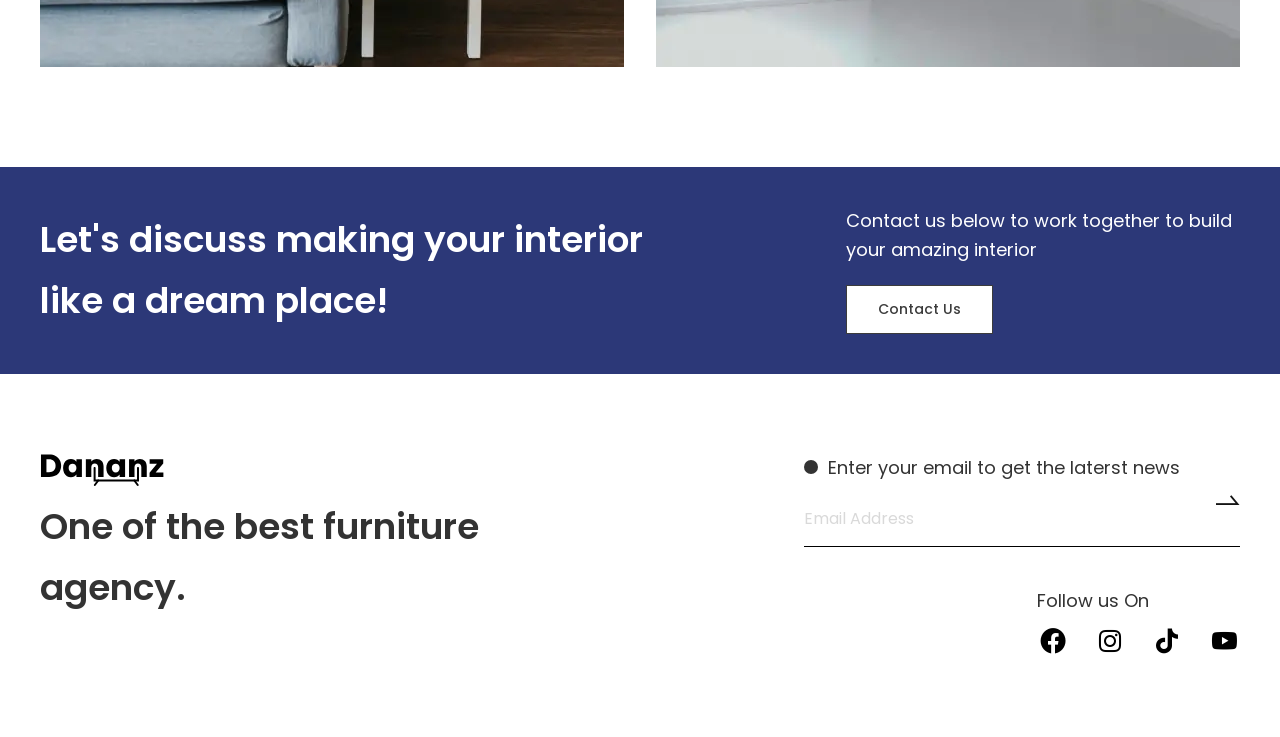
<file: minimalist.html>
<!DOCTYPE html>
<html lang="en">

<head>
	<title>Minimalist</title>
	<meta charset="UTF-8">
	<meta name="format-detection" content="telephone=no">
	<!-- <style>body{opacity: 0;}</style> -->
	<link rel="stylesheet" href="css/style.min.css?_v=20231004202042">
	<link rel="shortcut icon" href="favicon.ico">
	<!-- <meta name="robots" content="noindex, nofollow"> -->
	<meta name="viewport" content="width=device-width, initial-scale=1.0">
</head>

<body>
	<div class="wrapper">
		<header class="header">
			<div class="header__container">
				<div class="header__logo">
					<img src="img/logo.svg" alt="logo">
				</div>
				<div class="header__menu menu">
					<nav class="menu__body">
						<ul class="menu__list">
							<li class="menu__item"><a href="index.html" class="menu__link">Home</a></li>
							<li class="menu__item"><a href="about.html" class="menu__link">About Us</a></li>
							<li class="menu__item"><a href="services.html" class="menu__link">Services</a></li>
							<li class="menu__item"><a href="teams.html" class="menu__link">Our Teams</a></li>
							<li class="menu__item"><a href="portfolio.html" class="menu__link">Portfolio</a></li>
						</ul>
					</nav>
				</div>
				<div data-da=".menu__body,479.98" class="header__button">
					<a href="contact.html" class="button">Contact Us</a>
				</div>
				<button type="button" class="header__burger icon-menu"><span></span></button>
			</div>
		</header>
		<main class="page">
			<section class="page__front front">
				<div class="front__container">
					<div class="front__body">
						<h1 class="front__title">Minimalist Room</h1>
						<p class="front__text">
							Minimalism is a design style that prioritizes the essential. It is characterized by the use of limited materials, neutral colors, simple forms, and avoiding excess ornamentation to achieve a pure form of elegance. Minimalist design can be found in architecture, interiors, art, graphics, fashion, and virtually every other facet of design.
						</p>
						<div class="front__img-frame">
							<picture><source srcset="img/minimalist/front/minimalism.webp" type="image/webp"><img src="img/minimalist/front/minimalism.jpg" alt="Minimalism"></picture>
						</div>
					</div>
				</div>
			</section>
			<section class="page__info info">
				<div class="info__container">
					<div class="info__column">
						<h3 class="info__title">Project Overview</h3>
						<p class="info__text">
							The customers wanted to make the interior minimalist. They wanted their new home to look minimalist, but not boring. For more dissolution of furniture we used a retractable system, which closes the TV, for the time when it is not needed. The main feature of the interior is the music zone, which is located in the center of the apartment and can be separated by glass partitions. Inside the music zone there is noise insulation, special lighting and everything you need to do your favorite thing without disturbing others.
						</p>
						<div class="info__date">
							<div class="info__number">July 22 - 2022</div>
							<div class="info__details">Interior Design - Furnitur</div>
						</div>
					</div>
					<div class="info__column">
						<h3 class="info__title">Design Process</h3>
						<p class="info__item">
							Also interesting is the solution with the sofa, which faces the TV with one part and the dining table with the other. Above the dining table, we placed an accent lamp, hypertrophied in size. The kitchen, by combining it with the living room, has a lot of working areas, as well as a bar island.
						</p>
						<p class="info__item">
							In addition to separate bathrooms, the apartment has a laundry room with large storage systems. One of the bathrooms is equipped with a bathtub, and the second bathroom has a shower cabin. The bedroom is in dark, muted colors. In order to make a small workplace, we joined the loggia.
						</p>
					</div>
				</div>
			</section>
			<section class="page__collage collage">
				<div class="collage__container">
					<div class="collage__items">
						<div class="collage__column">
							<div class="collage__img-frame">
								<picture><source srcset="img/minimalist/collage/furnitur-one.webp" type="image/webp"><img src="img/minimalist/collage/furnitur-one.jpg" alt="Project Furnitur"></picture>
							</div>
							<div class="collage__img-frame">
								<picture><source srcset="img/minimalist/collage/furnitur-two.webp" type="image/webp"><img src="img/minimalist/collage/furnitur-two.jpg" alt="Project Furnitur"></picture>
							</div>
						</div>
						<div class="collage__item-frame">
							<picture><source srcset="img/minimalist/collage/furnitur-three.webp" type="image/webp"><img src="img/minimalist/collage/furnitur-three.jpg" alt="Project Furnitur"></picture>
						</div>
						<div class="collage__column">
							<div class="collage__img-frame">
								<picture><source srcset="img/minimalist/collage/furnitur-four.webp" type="image/webp"><img src="img/minimalist/collage/furnitur-four.jpg" alt="Project Furnitur"></picture>
							</div>
							<div class="collage__img-frame">
								<picture><source srcset="img/minimalist/collage/furnitur-five.webp" type="image/webp"><img src="img/minimalist/collage/furnitur-five.jpg" alt="Project Furnitur"></picture>
							</div>
						</div>
					</div>
				</div>
			</section>
		</main>
		<footer class="footer">
			<section class="footer__upper upper">
				<div class="upper__container">
					<h2 class="upper__title">Let's discuss making your interior like a dream place!</h2>
					<div class="upper__column">
						<div class="upper__text">Contact us below to work together to build your amazing interior</div>
						<a href="contact.html" class="upper__button button button_black">Contact Us</a>
					</div>
				</div>
			</section>
			<section class="footer__lower lower">
				<div class="lower__container">
					<div class="lower__body">
						<div class="lower__content">
							<img class="lower__logo" src="img/logo.svg" alt="logo">
							<h2 class="lower__title">One of the best furniture agency.</h2>
						</div>
						<div class="lower__contact contact-lower">
							<div class="contact-lower__title">Enter your email to get the laterst news</div>
							<form action="" class="contact-lower__form">
								<div class="contact-lower__input">
									<input class="input-footer" autocomplete="off" type="text" name="form[]" data-error="Please enter a valid email address." placeholder="Email Address" data-required="email">
								</div>
								<button type="submit" class="contact-lower__button _icon-mail"></button>
							</form>
							<div class="contact-lower__follow">
								<div class="contact-lower__text">Follow us On</div>
								<div class="contact-lower__links">
									<a class="contact-lower__item _icon-facebook" href="https://www.facebook.com/" target="_blank"></a>
									<a class="contact-lower__item _icon-instagram" href="https://www.instagram.com/" target="_blank"></a>
									<a class="contact-lower__item _icon-tiktok" href="https://www.tiktok.com/" target="_blank"></a>
									<a class="contact-lower__item _icon-youtube" href="https://www.youtube.com/" target="_blank"></a>
								</div>
							</div>
						</div>
					</div>
				</div>
			</section>
		</footer>
	</div>
	<!-- <div id="popup" aria-hidden="true" class="popup">
	<div class="popup__wrapper">
		<div class="popup__content">
			<button data-close type="button" class="popup__close">Закрыть</button>
			<div class="popup__text">
				Text
			</div>
		</div>
	</div>
</div> -->
	<script src="js/app.min.js?_v=20231004202042"></script>
</body>

</html>
</file>
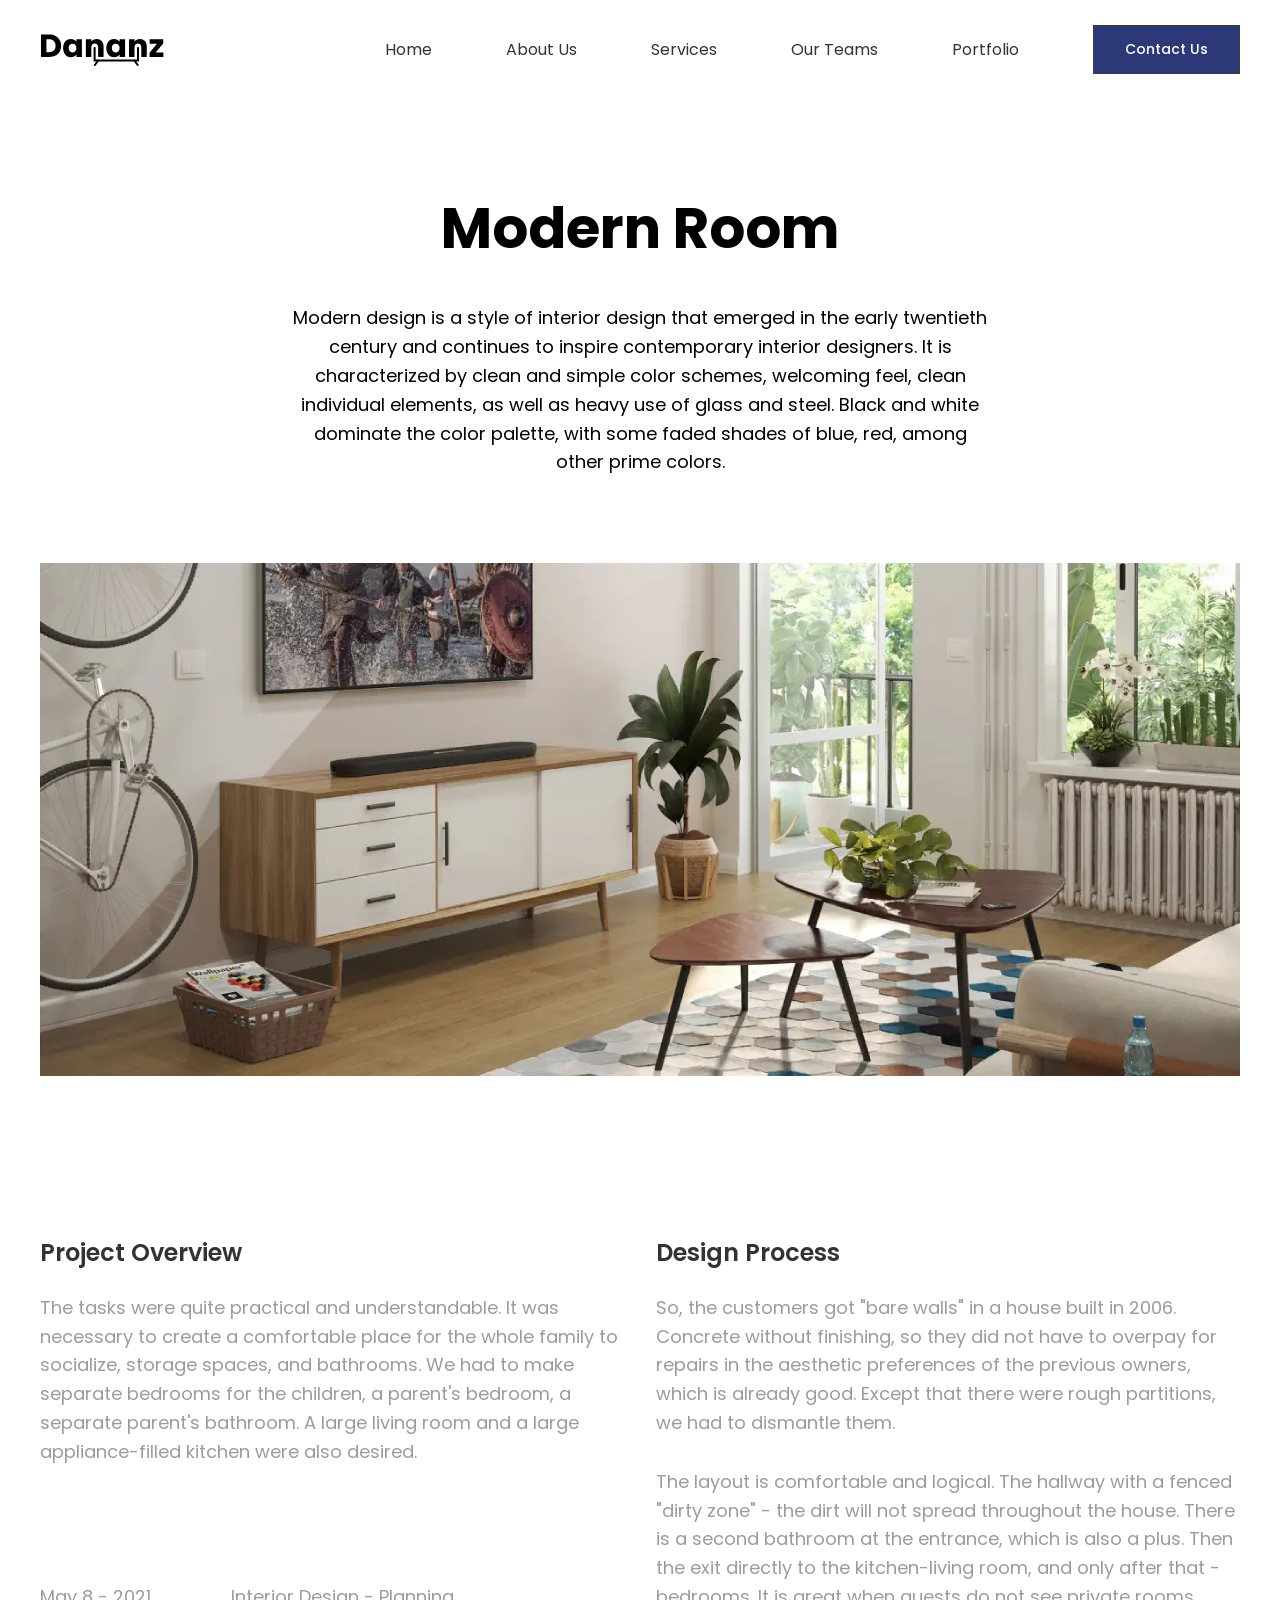
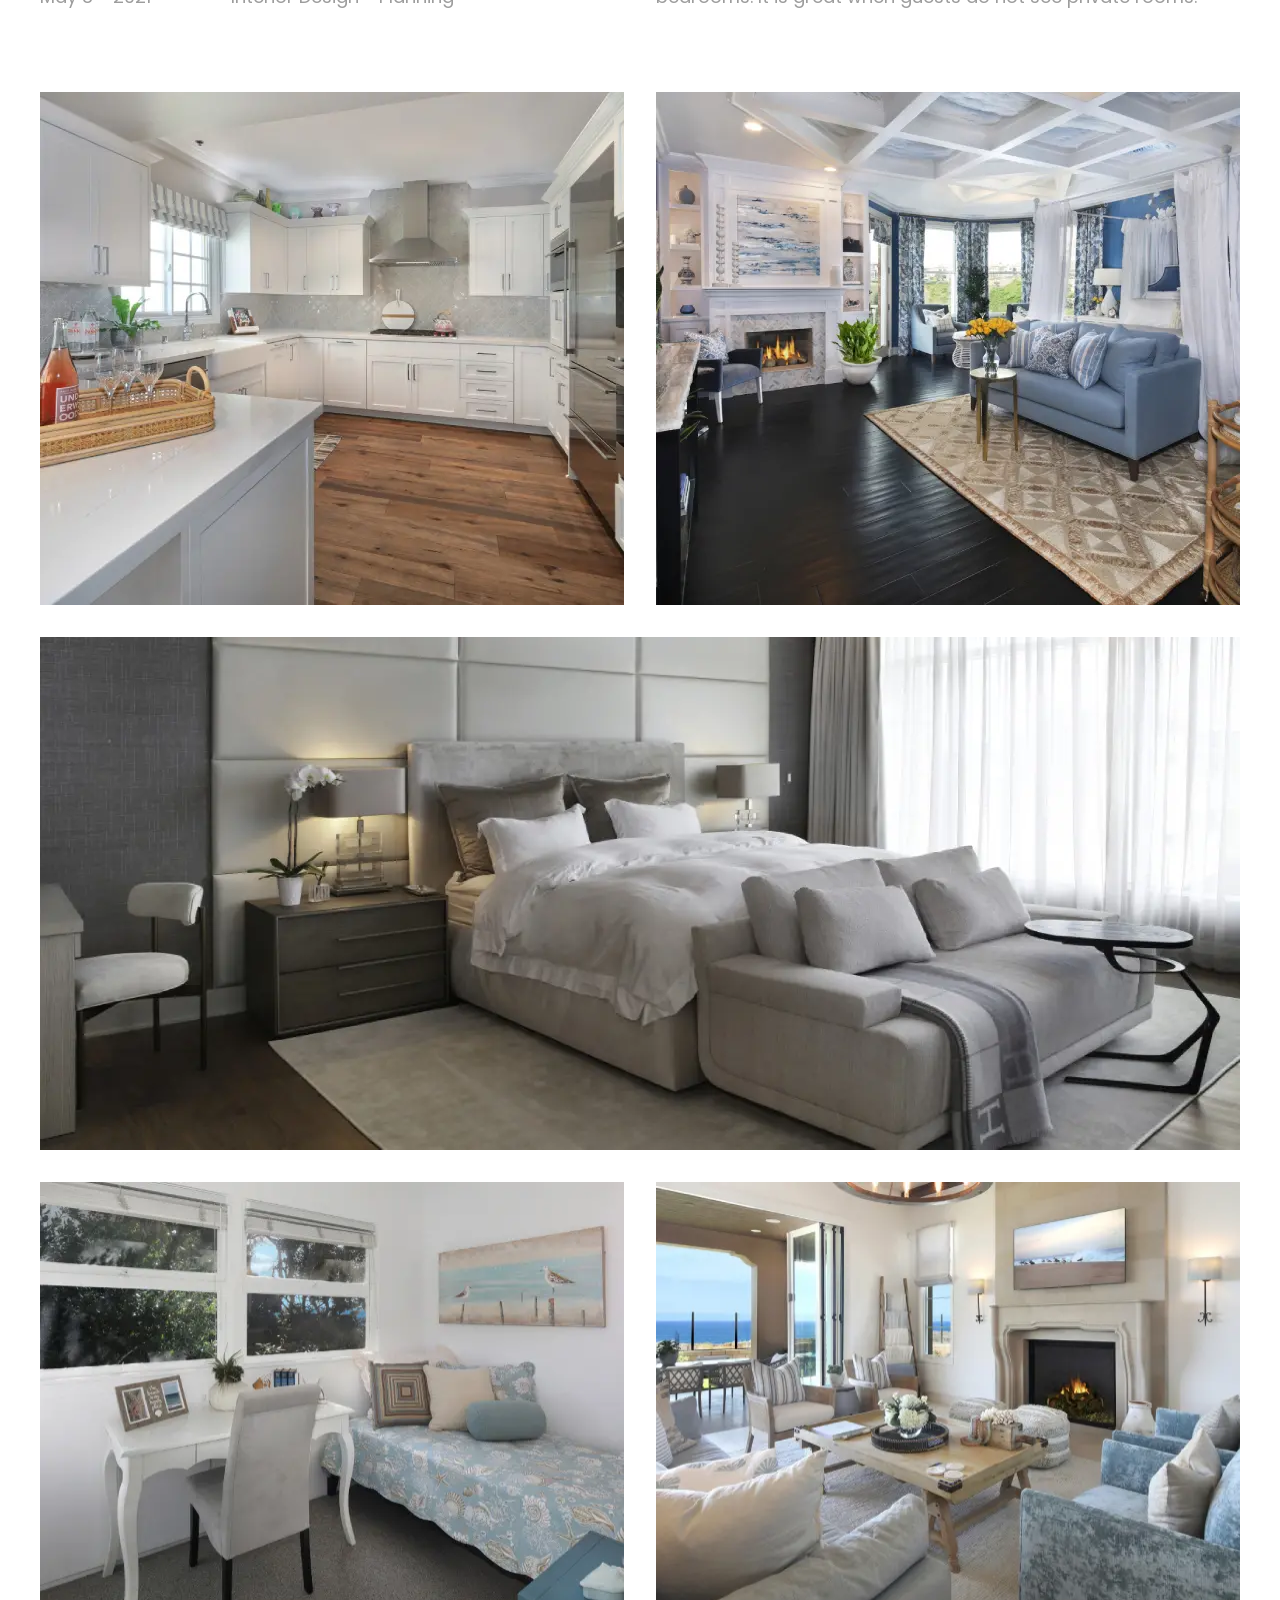
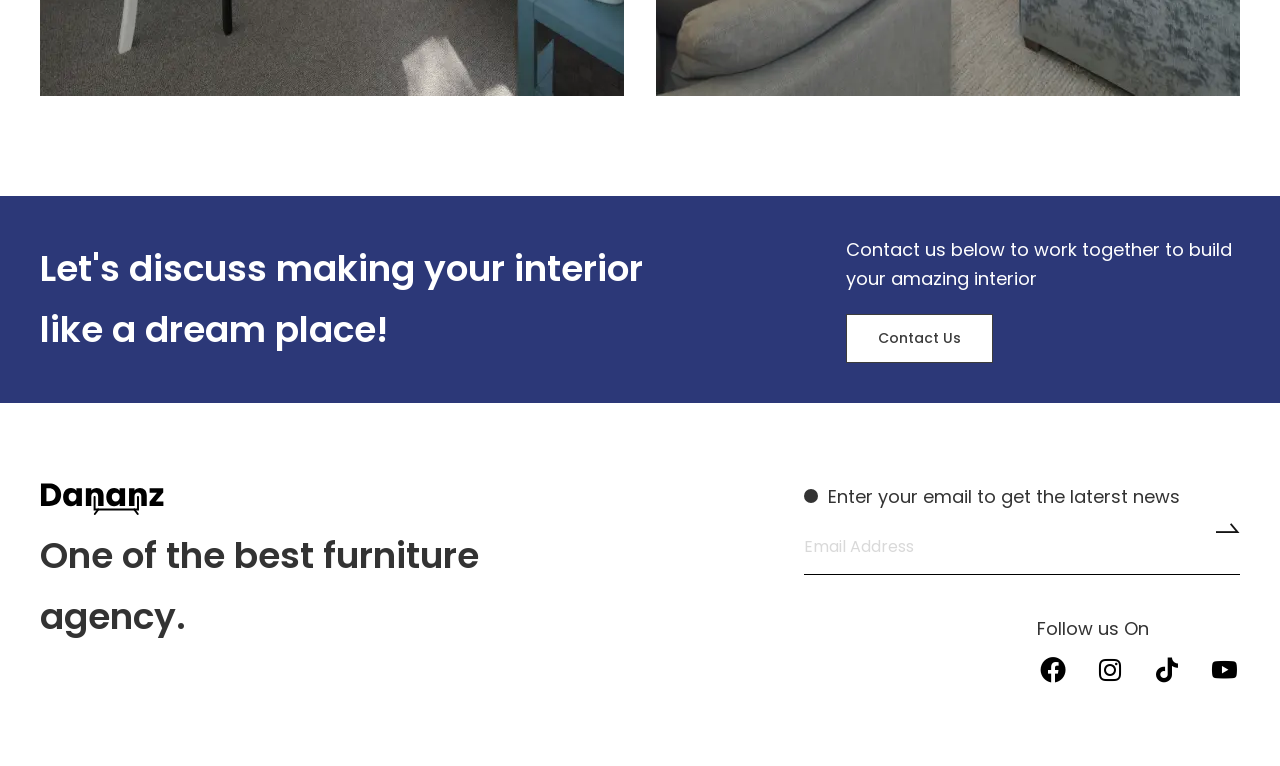
<file: modern.html>
<!DOCTYPE html>
<html lang="en">

<head>
	<title>Modern</title>
	<meta charset="UTF-8">
	<meta name="format-detection" content="telephone=no">
	<!-- <style>body{opacity: 0;}</style> -->
	<link rel="stylesheet" href="css/style.min.css?_v=20231004202042">
	<link rel="shortcut icon" href="favicon.ico">
	<!-- <meta name="robots" content="noindex, nofollow"> -->
	<meta name="viewport" content="width=device-width, initial-scale=1.0">
</head>

<body>
	<div class="wrapper">
		<header class="header">
			<div class="header__container">
				<div class="header__logo">
					<img src="img/logo.svg" alt="logo">
				</div>
				<div class="header__menu menu">
					<nav class="menu__body">
						<ul class="menu__list">
							<li class="menu__item"><a href="index.html" class="menu__link">Home</a></li>
							<li class="menu__item"><a href="about.html" class="menu__link">About Us</a></li>
							<li class="menu__item"><a href="services.html" class="menu__link">Services</a></li>
							<li class="menu__item"><a href="teams.html" class="menu__link">Our Teams</a></li>
							<li class="menu__item"><a href="portfolio.html" class="menu__link">Portfolio</a></li>
						</ul>
					</nav>
				</div>
				<div data-da=".menu__body,479.98" class="header__button">
					<a href="contact.html" class="button">Contact Us</a>
				</div>
				<button type="button" class="header__burger icon-menu"><span></span></button>
			</div>
		</header>
		<main class="page">
			<section class="page__front front">
				<div class="front__container">
					<div class="front__body">
						<h1 class="front__title">Modern Room</h1>
						<p class="front__text">
							Modern design is a style of interior design that emerged in the early twentieth century and continues to inspire contemporary interior designers. It is characterized by clean and simple color schemes, welcoming feel, clean individual elements, as well as heavy use of glass and steel. Black and white dominate the color palette, with some faded shades of blue, red, among other prime colors.
						</p>
						<div class="front__img-frame">
							<picture><source srcset="img/modern/front/modern.webp" type="image/webp"><img src="img/modern/front/modern.jpg" alt="Modern"></picture>
						</div>
					</div>
				</div>
			</section>
			<section class="page__info info">
				<div class="info__container">
					<div class="info__column">
						<h3 class="info__title">Project Overview</h3>
						<p class="info__text">
							The tasks were quite practical and understandable. It was necessary to create a comfortable place for the whole family to socialize, storage spaces, and bathrooms. We had to make separate bedrooms for the children, a parent's bedroom, a separate parent's bathroom. A large living room and a large appliance-filled kitchen were also desired.
						</p>
						<div class="info__date">
							<div class="info__number">May 8 - 2021</div>
							<div class="info__details">Interior Design - Planning</div>
						</div>
					</div>
					<div class="info__column">
						<h3 class="info__title">Design Process</h3>
						<p class="info__item">
							So, the customers got "bare walls" in a house built in 2006. Concrete without finishing, so they did not have to overpay for repairs in the aesthetic preferences of the previous owners, which is already good. Except that there were rough partitions, we had to dismantle them.
						</p>
						<p class="info__item">
							The layout is comfortable and logical. The hallway with a fenced "dirty zone" - the dirt will not spread throughout the house. There is a second bathroom at the entrance, which is also a plus. Then the exit directly to the kitchen-living room, and only after that - bedrooms. It is great when guests do not see private rooms.
						</p>
					</div>
				</div>
			</section>
			<section class="page__collage collage">
				<div class="collage__container">
					<div class="collage__items">
						<div class="collage__column">
							<div class="collage__img-frame">
								<picture><source srcset="img/modern/collage/modern-one.webp" type="image/webp"><img src="img/modern/collage/modern-one.jpg" alt="Modern Project"></picture>
							</div>
							<div class="collage__img-frame">
								<picture><source srcset="img/modern/collage/modern-two.webp" type="image/webp"><img src="img/modern/collage/modern-two.jpg" alt="Modern Project"></picture>
							</div>
						</div>
						<div class="collage__item-frame">
							<picture><source srcset="img/modern/collage/modern-three.webp" type="image/webp"><img src="img/modern/collage/modern-three.jpg" alt="Modern Project"></picture>
						</div>
						<div class="collage__column">
							<div class="collage__img-frame">
								<picture><source srcset="img/modern/collage/modern-four.webp" type="image/webp"><img src="img/modern/collage/modern-four.jpg" alt="Modern Project"></picture>
							</div>
							<div class="collage__img-frame">
								<picture><source srcset="img/modern/collage/modern-five.webp" type="image/webp"><img src="img/modern/collage/modern-five.jpg" alt="Modern Project"></picture>
							</div>
						</div>
					</div>
				</div>
			</section>
		</main>
		<footer class="footer">
			<section class="footer__upper upper">
				<div class="upper__container">
					<h2 class="upper__title">Let's discuss making your interior like a dream place!</h2>
					<div class="upper__column">
						<div class="upper__text">Contact us below to work together to build your amazing interior</div>
						<a href="contact.html" class="upper__button button button_black">Contact Us</a>
					</div>
				</div>
			</section>
			<section class="footer__lower lower">
				<div class="lower__container">
					<div class="lower__body">
						<div class="lower__content">
							<img class="lower__logo" src="img/logo.svg" alt="logo">
							<h2 class="lower__title">One of the best furniture agency.</h2>
						</div>
						<div class="lower__contact contact-lower">
							<div class="contact-lower__title">Enter your email to get the laterst news</div>
							<form action="" class="contact-lower__form">
								<div class="contact-lower__input">
									<input class="input-footer" autocomplete="off" type="text" name="form[]" data-error="Please enter a valid email address." placeholder="Email Address" data-required="email">
								</div>
								<button type="submit" class="contact-lower__button _icon-mail"></button>
							</form>
							<div class="contact-lower__follow">
								<div class="contact-lower__text">Follow us On</div>
								<div class="contact-lower__links">
									<a class="contact-lower__item _icon-facebook" href="https://www.facebook.com/" target="_blank"></a>
									<a class="contact-lower__item _icon-instagram" href="https://www.instagram.com/" target="_blank"></a>
									<a class="contact-lower__item _icon-tiktok" href="https://www.tiktok.com/" target="_blank"></a>
									<a class="contact-lower__item _icon-youtube" href="https://www.youtube.com/" target="_blank"></a>
								</div>
							</div>
						</div>
					</div>
				</div>
			</section>
		</footer>
	</div>
	<!-- <div id="popup" aria-hidden="true" class="popup">
	<div class="popup__wrapper">
		<div class="popup__content">
			<button data-close type="button" class="popup__close">Закрыть</button>
			<div class="popup__text">
				Text
			</div>
		</div>
	</div>
</div> -->
	<script src="js/app.min.js?_v=20231004202042"></script>
</body>

</html>
</file>
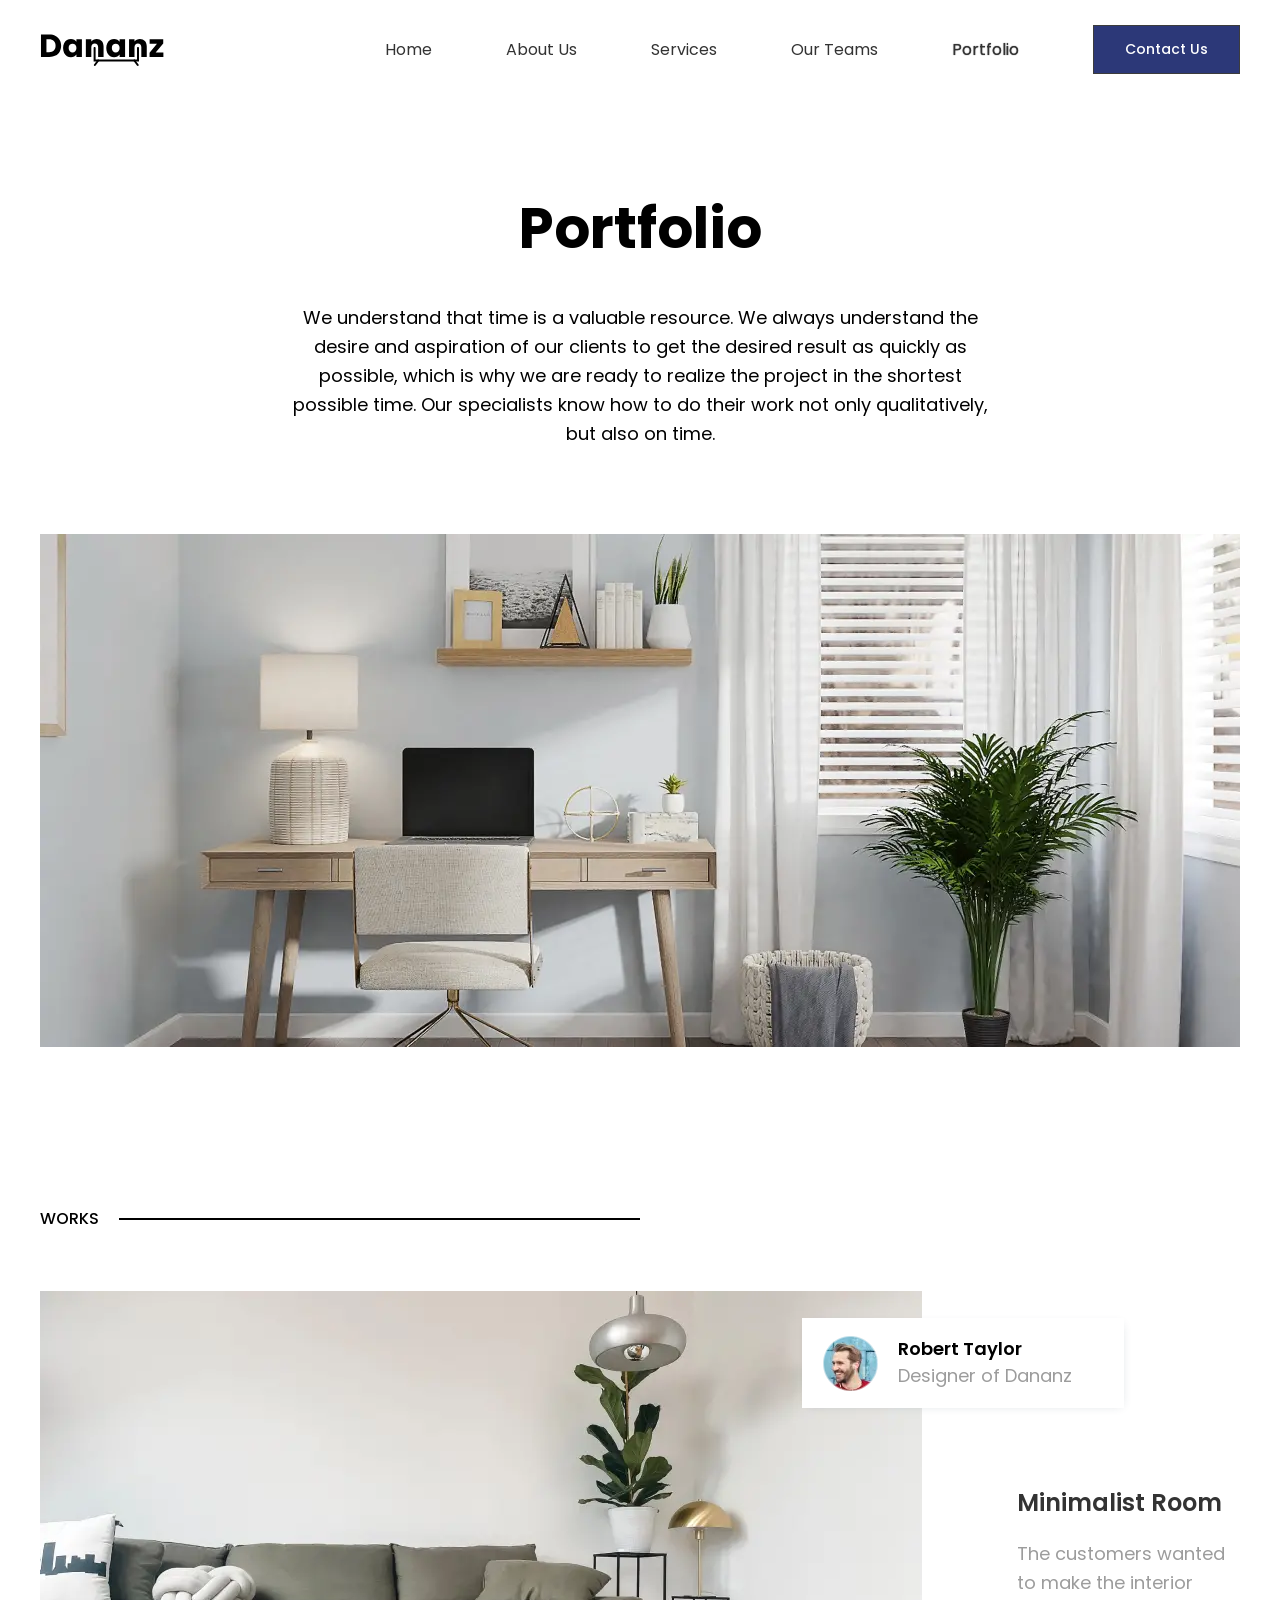
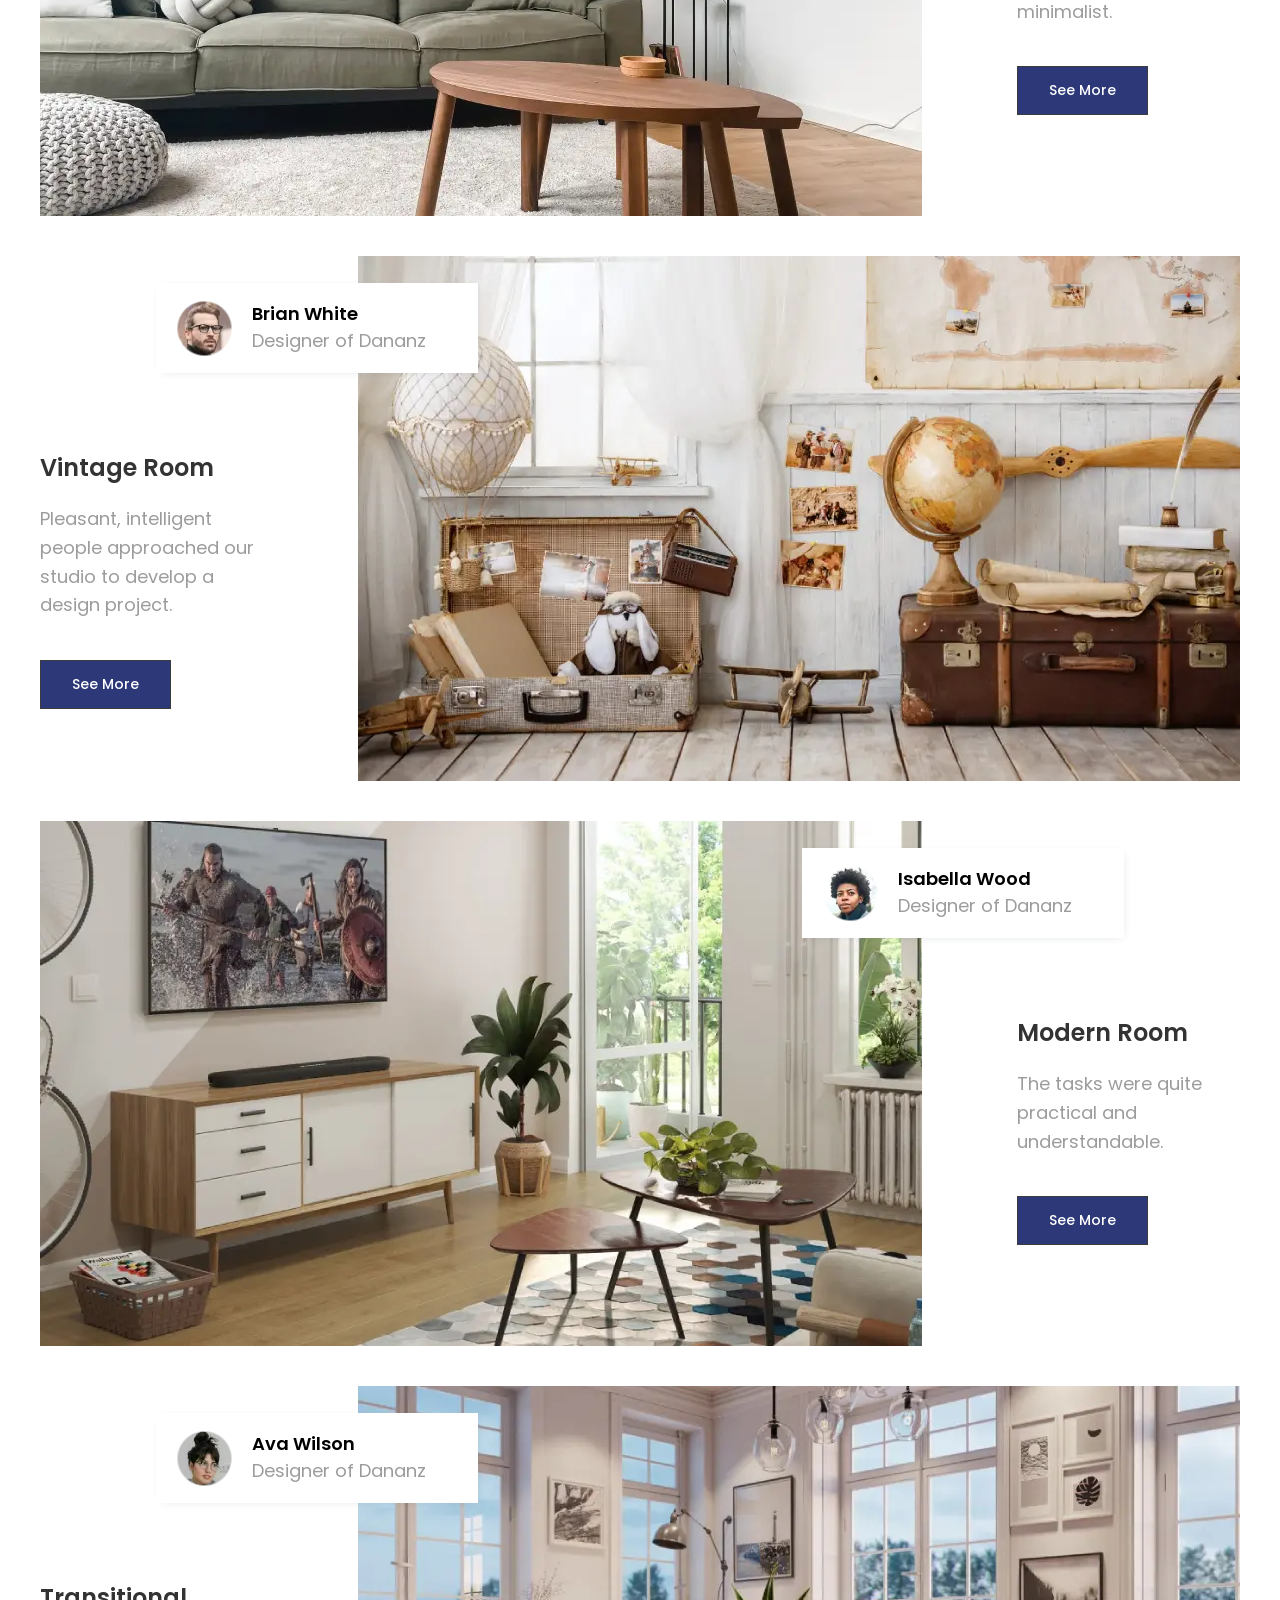
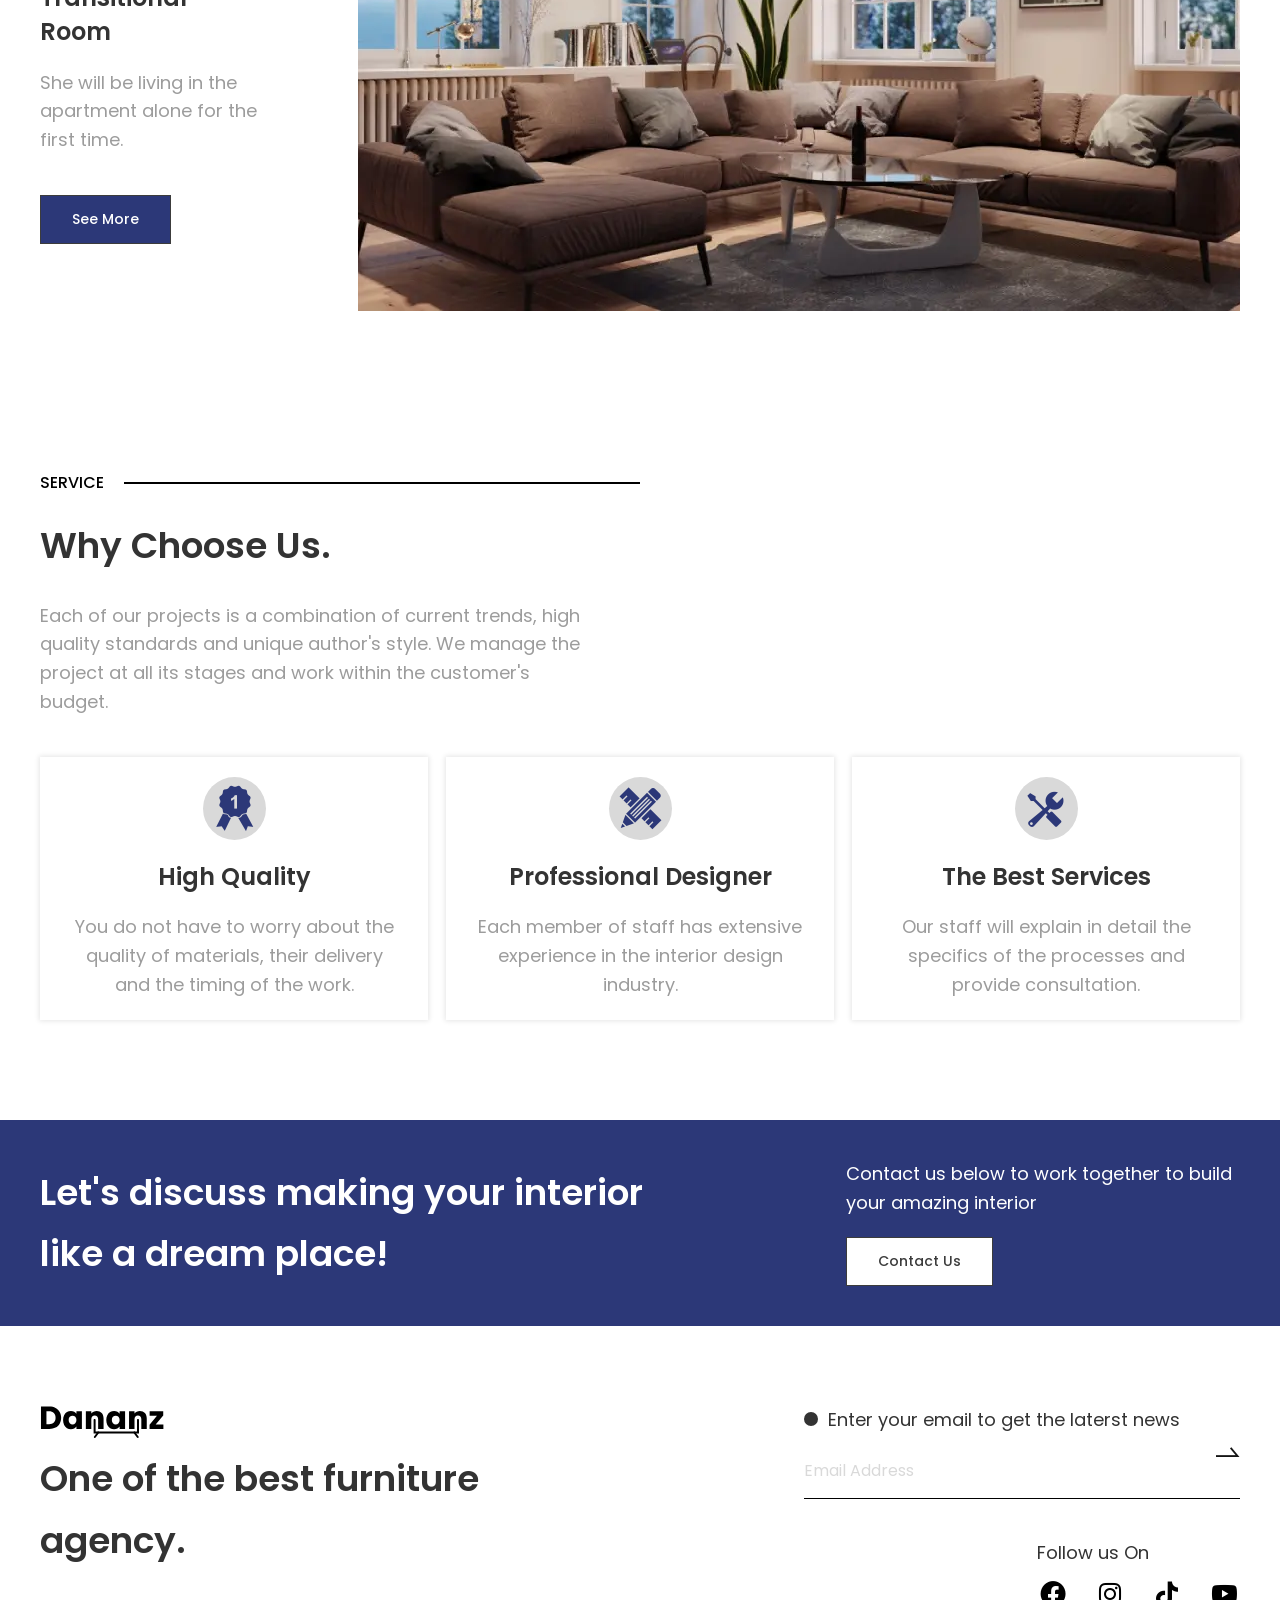
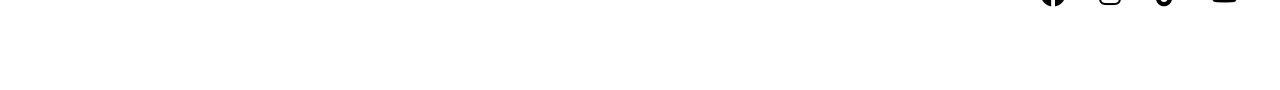
<file: portfolio.html>
<!DOCTYPE html>
<html lang="en">

<head>
	<title>Portfolio</title>
	<meta charset="UTF-8">
	<meta name="format-detection" content="telephone=no">
	<!-- <style>body{opacity: 0;}</style> -->
	<link rel="stylesheet" href="css/style.min.css?_v=20231004202042">
	<link rel="shortcut icon" href="favicon.ico">
	<!-- <meta name="robots" content="noindex, nofollow"> -->
	<meta name="viewport" content="width=device-width, initial-scale=1.0">
</head>

<body>
	<div class="wrapper">
		<header class="header">
			<div class="header__container">
				<div class="header__logo">
					<img src="img/logo.svg" alt="logo">
				</div>
				<div class="header__menu menu">
					<nav class="menu__body">
						<ul class="menu__list">
							<li class="menu__item"><a href="index.html" class="menu__link">Home</a></li>
							<li class="menu__item"><a href="about.html" class="menu__link">About Us</a></li>
							<li class="menu__item"><a href="services.html" class="menu__link">Services</a></li>
							<li class="menu__item"><a href="teams.html" class="menu__link">Our Teams</a></li>
							<li class="menu__item"><a href="portfolio.html" class="menu__link">Portfolio</a></li>
						</ul>
					</nav>
				</div>
				<div data-da=".menu__body,479.98" class="header__button">
					<a href="contact.html" class="button">Contact Us</a>
				</div>
				<button type="button" class="header__burger icon-menu"><span></span></button>
			</div>
		</header>
		<main class="page">
			<section class="page__front front">
				<div class="front__container">
					<div class="front__body">
						<h1 class="front__title">Portfolio</h1>
						<p class="front__text">
							We understand that time is a valuable resource. We always understand the desire and aspiration of our clients to get the desired result as quickly as possible, which is why we are ready to realize the project in the shortest possible time. Our specialists know how to do their work not only qualitatively, but also on time.
						</p>
						<div class="front__img-frame">
							<picture><source srcset="img/portfolio/front/lounge.webp" type="image/webp"><img src="img/portfolio/front/lounge.jpg" alt="lounge"></picture>
						</div>
					</div>
				</div>
			</section>
			<section class="page__general general general-padding">
				<div class="general__container">
					<div class="general__description description">
						<div class="description__label">
							<div class="description__text">Works</div>
							<div class="description__line" data-watch data-watch-once></div>
						</div>
					</div>
					<div class="general__content">
						<div class="general__img-frame">
							<picture><source srcset="img/portfolio/works/minimalist.webp" type="image/webp"><img src="img/portfolio/works/minimalist.jpg" alt="kitchen"></picture>
						</div>
						<div class="general__info">
							<div class="general__title">Minimalist Room</div>
							<div class="general__subtitle">
								The customers wanted to make the interior minimalist.
							</div>
							<a href="minimalist.html" class="general__button button">See More</a>
						</div>
						<div class="general__badge badge">
							<div class="badge__body">
								<picture><source srcset="img/portfolio/personnel/taylor.webp" type="image/webp"><img class="badge__icon" src="img/portfolio/personnel/taylor.png" alt="Robert Taylor"></picture>
								<div class="badge__text">
									<div class="badge__name">Robert Taylor</div>
									<div class="badge__profession">Designer of Dananz</div>
								</div>
							</div>
						</div>
					</div>
				</div>
			</section>
			<section class="page__general general general-padding">
				<div class="general__container">
					<div class="general__content general__content-direction">
						<div class="general__img-frame">
							<picture><source srcset="img/portfolio/works/vintage.webp" type="image/webp"><img src="img/portfolio/works/vintage.jpg" alt="kitchen"></picture>
						</div>
						<div class="general__info general__info-padding">
							<div class="general__title">Vintage Room</div>
							<div class="general__subtitle">
								Pleasant, intelligent people approached our studio to develop a design project.
							</div>
							<a href="vintage.html" class="general__button button">See More</a>
						</div>
						<div class="general__badge badge general__badge-left">
							<div class="badge__body">
								<picture><source srcset="img/portfolio/personnel/white.webp" type="image/webp"><img class="badge__icon" src="img/portfolio/personnel/white.png" alt="Brian White"></picture>
								<div class="badge__text">
									<div class="badge__name">Brian White</div>
									<div class="badge__profession">Designer of Dananz</div>
								</div>
							</div>
						</div>
					</div>
				</div>
			</section>
			<section class="page__general general general-padding">
				<div class="general__container">
					<div class="general__content">
						<div class="general__img-frame">
							<picture><source srcset="img/portfolio/works/modern.webp" type="image/webp"><img src="img/portfolio/works/modern.jpg" alt="kitchen"></picture>
						</div>
						<div class="general__info">
							<div class="general__title">Modern Room</div>
							<div class="general__subtitle">
								The tasks were quite practical and understandable.
							</div>
							<a href="modern.html" class="general__button button">See More</a>
						</div>
						<div class="general__badge badge">
							<div class="badge__body">
								<picture><source srcset="img/portfolio/personnel/wood.webp" type="image/webp"><img class="badge__icon" src="img/portfolio/personnel/wood.png" alt="Isabella Wood"></picture>
								<div class="badge__text">
									<div class="badge__name">Isabella Wood</div>
									<div class="badge__profession">Designer of Dananz</div>
								</div>
							</div>
						</div>
					</div>
				</div>
			</section>
			<section class="page__general general">
				<div class="general__container">
					<div class="general__content general__content-direction">
						<div class="general__img-frame">
							<picture><source srcset="img/portfolio/works/transitional.webp" type="image/webp"><img src="img/portfolio/works/transitional.jpg" alt="kitchen"></picture>
						</div>
						<div class="general__info general__info-padding">
							<div class="general__title">Transitional Room</div>
							<div class="general__subtitle">
								She will be living in the apartment alone for the first time.
							</div>
							<a href="transitional.html" class="general__button button">See More</a>
						</div>
						<div class="general__badge badge general__badge-left">
							<div class="badge__body">
								<picture><source srcset="img/portfolio/personnel/wilson.webp" type="image/webp"><img class="badge__icon" src="img/portfolio/personnel/wilson.png" alt="Ava Wilson"></picture>
								<div class="badge__text">
									<div class="badge__name">Ava Wilson</div>
									<div class="badge__profession">Designer of Dananz</div>
								</div>
							</div>
						</div>
					</div>
				</div>
			</section>
			<section class="page__service service">
				<div class="service__container">
					<div class="service__description description">
						<div class="description__label">
							<div class="description__text">SERVICE</div>
							<div class="description__line" data-watch data-watch-once></div>
						</div>
						<h2 class="description__title">
							Why Choose Us.
						</h2>
					</div>
					<p class="service__text">
						Each of our projects is a combination of current trends, high quality standards and unique author's style. We manage the project at all its stages and work within the customer's budget.
					</p>
					<div class="service__items">
						<div class="service__item">
							<div class="item-service">
								<div class="item-service__icon _icon _icon-quality"></div>
								<h3 class="item-service__title">High Quality</h3>
								<div class="item-service__text">
									You do not have to worry about the quality of materials, their delivery and the timing of the work.
								</div>
							</div>
						</div>
						<div class="service__item">
							<div class="item-service">
								<div class="item-service__icon _icon _icon-profi"></div>
								<h3 class="item-service__title">Professional Designer</h3>
								<div class="item-service__text">
									Each member of staff has extensive experience in the interior design industry.
								</div>
							</div>
						</div>
						<div class="service__item">
							<div class="item-service">
								<div class="item-service__icon _icon _icon-service"></div>
								<h3 class="item-service__title">The Best Services</h3>
								<div class="item-service__text">
									Our staff will explain in detail the specifics of the processes and provide consultation.
								</div>
							</div>
						</div>
					</div>
				</div>
			</section>
		</main>
		<footer class="footer">
			<section class="footer__upper upper">
				<div class="upper__container">
					<h2 class="upper__title">Let's discuss making your interior like a dream place!</h2>
					<div class="upper__column">
						<div class="upper__text">Contact us below to work together to build your amazing interior</div>
						<a href="contact.html" class="upper__button button button_black">Contact Us</a>
					</div>
				</div>
			</section>
			<section class="footer__lower lower">
				<div class="lower__container">
					<div class="lower__body">
						<div class="lower__content">
							<img class="lower__logo" src="img/logo.svg" alt="logo">
							<h2 class="lower__title">One of the best furniture agency.</h2>
						</div>
						<div class="lower__contact contact-lower">
							<div class="contact-lower__title">Enter your email to get the laterst news</div>
							<form action="" class="contact-lower__form">
								<div class="contact-lower__input">
									<input class="input-footer" autocomplete="off" type="text" name="form[]" data-error="Please enter a valid email address." placeholder="Email Address" data-required="email">
								</div>
								<button type="submit" class="contact-lower__button _icon-mail"></button>
							</form>
							<div class="contact-lower__follow">
								<div class="contact-lower__text">Follow us On</div>
								<div class="contact-lower__links">
									<a class="contact-lower__item _icon-facebook" href="https://www.facebook.com/" target="_blank"></a>
									<a class="contact-lower__item _icon-instagram" href="https://www.instagram.com/" target="_blank"></a>
									<a class="contact-lower__item _icon-tiktok" href="https://www.tiktok.com/" target="_blank"></a>
									<a class="contact-lower__item _icon-youtube" href="https://www.youtube.com/" target="_blank"></a>
								</div>
							</div>
						</div>
					</div>
				</div>
			</section>
		</footer>
	</div>
	<!-- <div id="popup" aria-hidden="true" class="popup">
	<div class="popup__wrapper">
		<div class="popup__content">
			<button data-close type="button" class="popup__close">Закрыть</button>
			<div class="popup__text">
				Text
			</div>
		</div>
	</div>
</div> -->
	<script src="js/app.min.js?_v=20231004202042"></script>
</body>

</html>
</file>
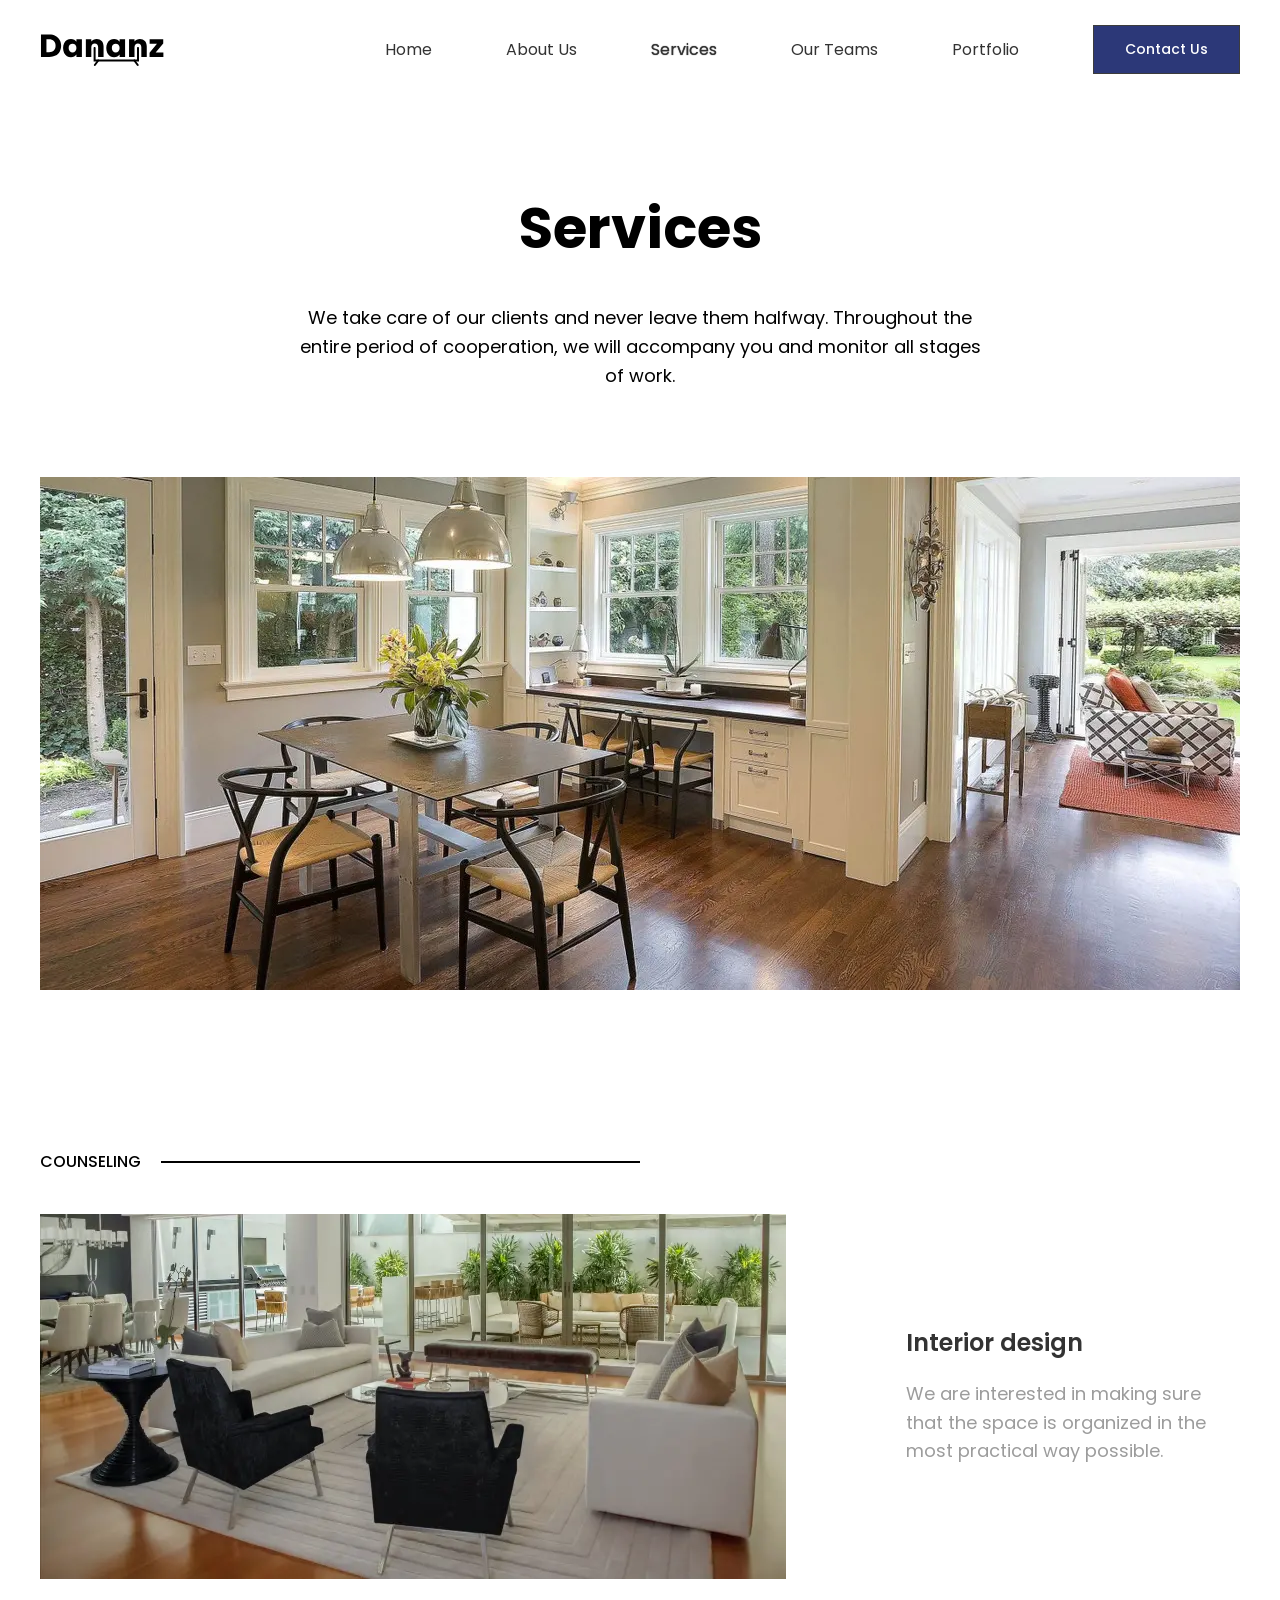
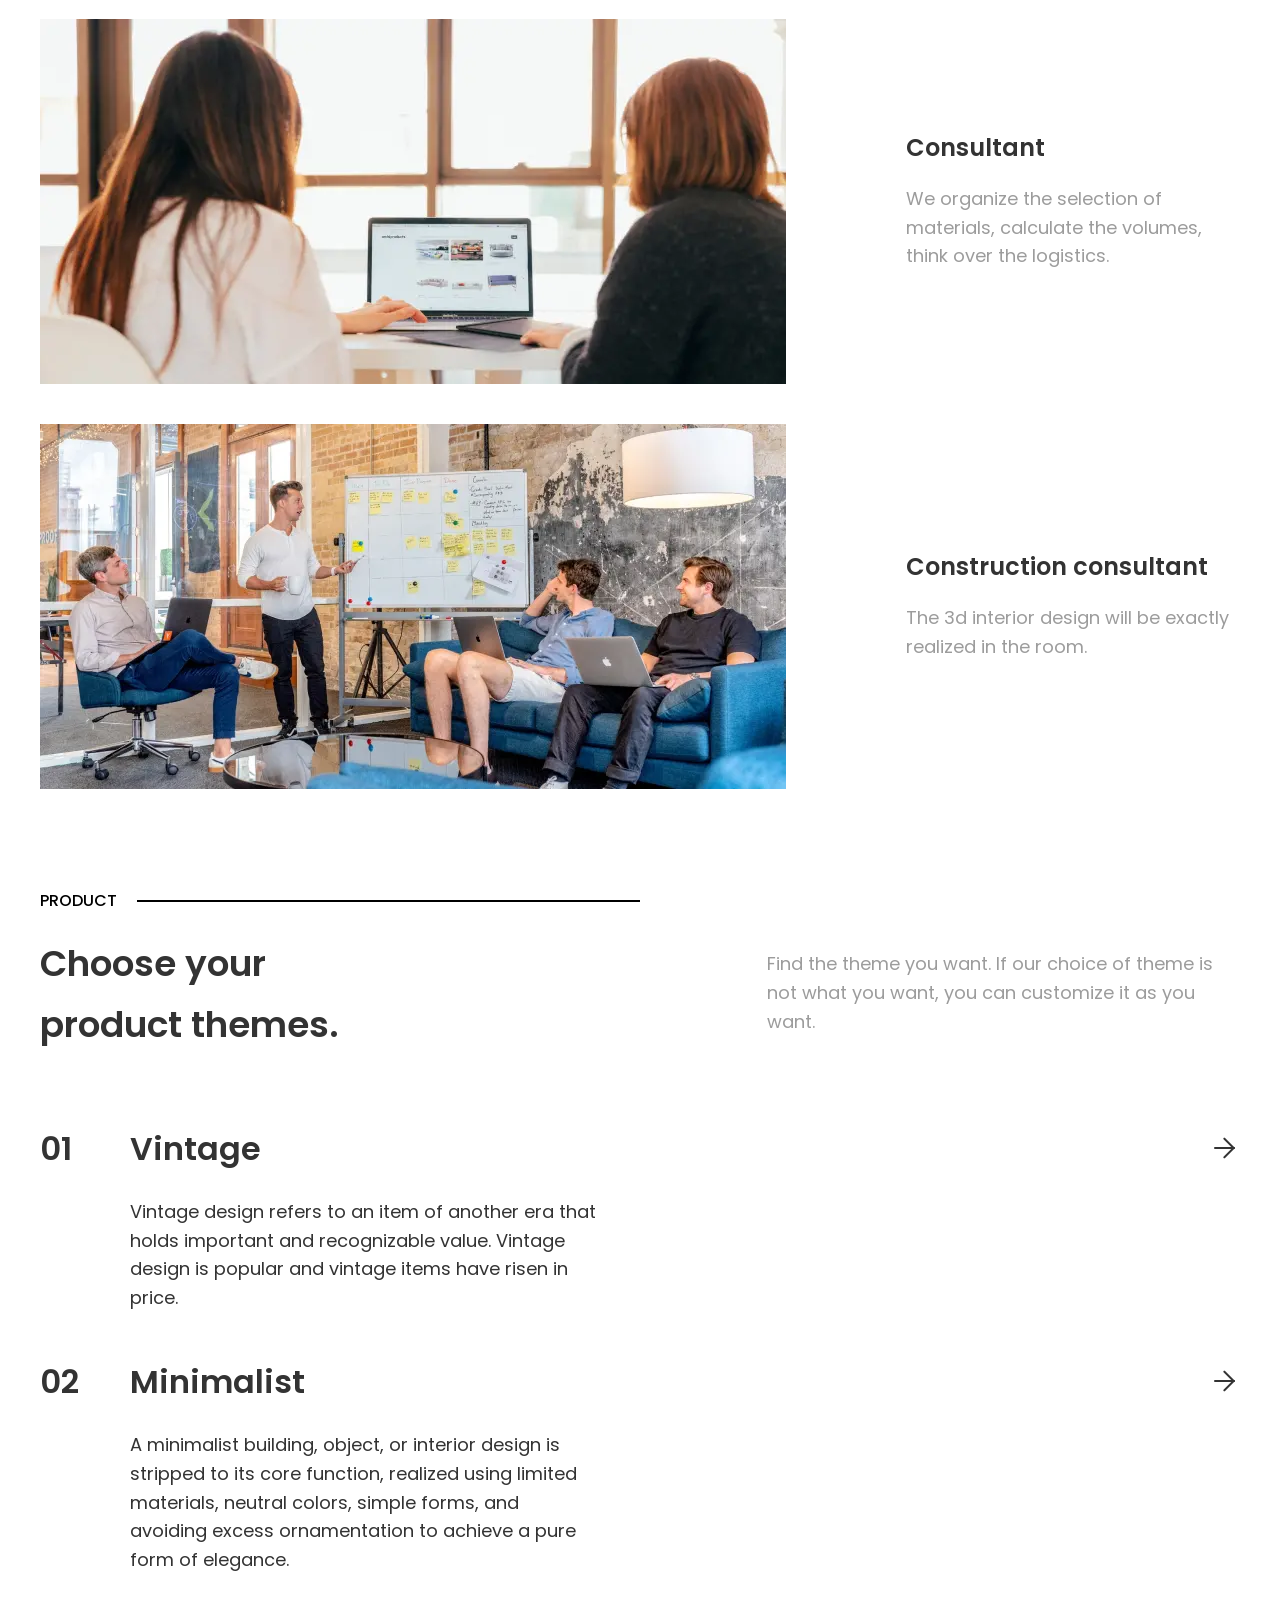
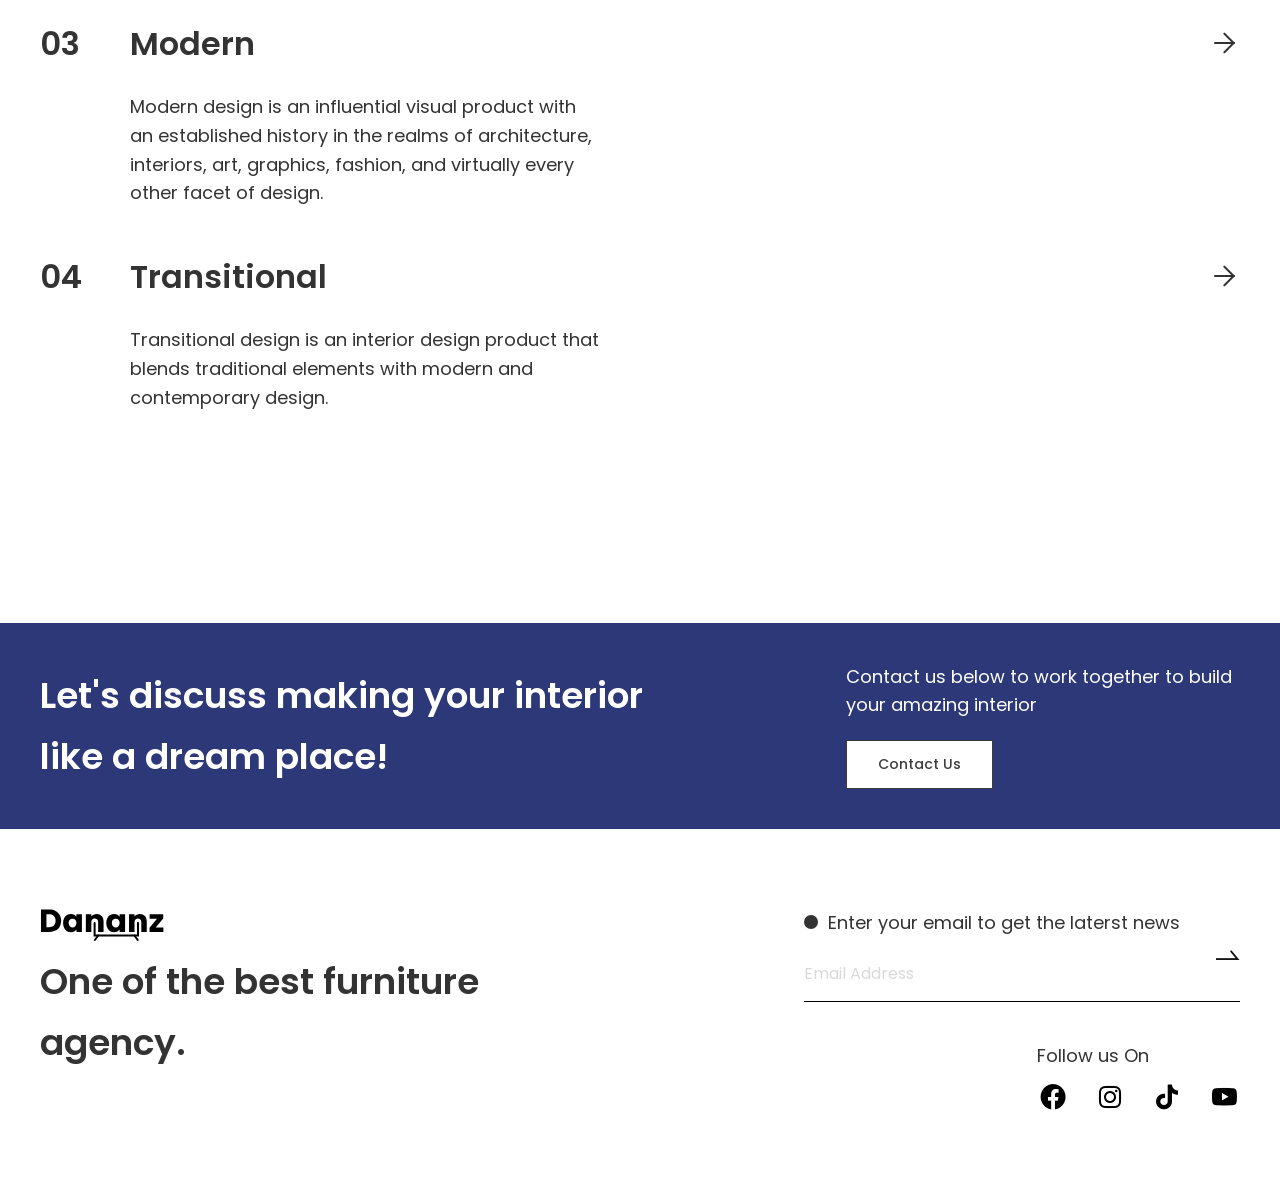
<file: services.html>
<!DOCTYPE html>
<html lang="en">

<head>
	<title>Services</title>
	<meta charset="UTF-8">
	<meta name="format-detection" content="telephone=no">
	<!-- <style>body{opacity: 0;}</style> -->
	<link rel="stylesheet" href="css/style.min.css?_v=20231004202042">
	<link rel="shortcut icon" href="favicon.ico">
	<!-- <meta name="robots" content="noindex, nofollow"> -->
	<meta name="viewport" content="width=device-width, initial-scale=1.0">
</head>

<body>
	<div class="wrapper">
		<header class="header">
			<div class="header__container">
				<div class="header__logo">
					<img src="img/logo.svg" alt="logo">
				</div>
				<div class="header__menu menu">
					<nav class="menu__body">
						<ul class="menu__list">
							<li class="menu__item"><a href="index.html" class="menu__link">Home</a></li>
							<li class="menu__item"><a href="about.html" class="menu__link">About Us</a></li>
							<li class="menu__item"><a href="services.html" class="menu__link">Services</a></li>
							<li class="menu__item"><a href="teams.html" class="menu__link">Our Teams</a></li>
							<li class="menu__item"><a href="portfolio.html" class="menu__link">Portfolio</a></li>
						</ul>
					</nav>
				</div>
				<div data-da=".menu__body,479.98" class="header__button">
					<a href="contact.html" class="button">Contact Us</a>
				</div>
				<button type="button" class="header__burger icon-menu"><span></span></button>
			</div>
		</header>
		<main class="page">
			<section class="page__front front">
				<div class="front__container">
					<div class="front__body">
						<h1 class="front__title">Services</h1>
						<p class="front__text">
							We take care of our clients and never leave them halfway. Throughout the entire period of cooperation, we will accompany you and monitor all stages of work.
						</p>
						<div class="front__img-frame">
							<picture><source srcset="img/services/front/lounge.webp" type="image/webp"><img src="img/services/front/lounge.jpg" alt="lounge"></picture>
						</div>
					</div>
				</div>
			</section>
			<section class="page__counseling counseling">
				<div class="counseling__container">
					<div class="counseling__description description">
						<div class="description__label">
							<div class="description__text">COUNSELING</div>
							<div class="description__line" data-watch data-watch-once></div>
						</div>
					</div>
					<div class="counseling__content">
						<div class="counseling__column">
							<div class="counseling__img-frame">
								<picture><source srcset="img/services/counseling/design.webp" type="image/webp"><img src="img/services/counseling/design.jpg" alt="design"></picture>
							</div>
							<div class="counseling__descr">
								<h3 class="counseling__title">Interior design</h3>
								<div class="counseling__text">
									We are interested in making sure that the space is organized in the most practical way possible.
								</div>
							</div>
						</div>
						<div class="counseling__column">
							<div class="counseling__img-frame">
								<picture><source srcset="img/services/counseling/consultant.webp" type="image/webp"><img id="consultant" src="img/services/counseling/consultant.jpg" alt="consultant"></picture>
							</div>
							<div class="counseling__descr">
								<h3 class="counseling__title">Consultant</h3>
								<div class="counseling__text">
									We organize the selection of materials, calculate the volumes, think over the logistics.
								</div>
							</div>
						</div>
						<div class="counseling__column">
							<div class="counseling__img-frame">
								<picture><source srcset="img/services/counseling/creativity.webp" type="image/webp"><img id="creativity" src="img/services/counseling/creativity.jpg" alt="creativity"></picture>
							</div>
							<div class="counseling__descr">
								<h3 class="counseling__title">Construction consultant</h3>
								<div class="counseling__text">
									The 3d interior design will be exactly realized in the room.
								</div>
							</div>
						</div>
					</div>
				</div>
			</section>
			<section class="page__product product">
				<div class="product__container">
					<div class="product__description description">
						<div class="description__label">
							<div class="description__text">PRODUCT</div>
							<div class="description__line" data-watch data-watch-once></div>
						</div>
					</div>
					<div class="product__text">
						<h2 class="product__title">
							Choose your product themes.
						</h2>
						<p class="product__note">
							Find the theme you want. If our choice of theme is not what you want, you can customize it as you want.
						</p>
					</div>
					<ul class="product__list">
						<li class="product__item">
							<div class="product__links">
								<a class="product__link" href="vintage.html">Vintage</a>
								<a class="product__icon" href="vintage.html"></a>
							</div>
							<p class="product__clause">
								Vintage design refers to an item of another era that holds important and recognizable value. Vintage design is popular and vintage items have risen in price.
							</p>
						</li>
						<li class="product__item">
							<div class="product__links">
								<a class="product__link" href="minimalist.html">Minimalist</a>
								<a class="product__icon" href="minimalist.html"></a>
							</div>
							<p class="product__clause">
								A minimalist building, object, or interior design is stripped to its core function, realized using limited materials, neutral colors, simple forms, and avoiding excess ornamentation to achieve a pure form of elegance.
							</p>
						</li>
						<li class="product__item">
							<div class="product__links">
								<a class="product__link" href="modern.html">Modern</a>
								<a class="product__icon" href="modern.html"></a>
							</div>
							<p class="product__clause">
								Modern design is an influential visual product with an established history in the realms of architecture, interiors, art, graphics, fashion, and virtually every other facet of design.
							</p>
						</li>
						<li class="product__item">
							<div class="product__links">
								<a class="product__link" href="transitional.html">Transitional</a>
								<a class="product__icon" href="transitional.html"></a>
							</div>
							<p class="product__clause">
								Transitional design is an interior design product that blends traditional elements with modern and contemporary design.
							</p>
						</li>
					</ul>
				</div>
			</section>
		</main>
		<footer class="footer">
			<section class="footer__upper upper">
				<div class="upper__container">
					<h2 class="upper__title">Let's discuss making your interior like a dream place!</h2>
					<div class="upper__column">
						<div class="upper__text">Contact us below to work together to build your amazing interior</div>
						<a href="contact.html" class="upper__button button button_black">Contact Us</a>
					</div>
				</div>
			</section>
			<section class="footer__lower lower">
				<div class="lower__container">
					<div class="lower__body">
						<div class="lower__content">
							<img class="lower__logo" src="img/logo.svg" alt="logo">
							<h2 class="lower__title">One of the best furniture agency.</h2>
						</div>
						<div class="lower__contact contact-lower">
							<div class="contact-lower__title">Enter your email to get the laterst news</div>
							<form action="" class="contact-lower__form">
								<div class="contact-lower__input">
									<input class="input-footer" autocomplete="off" type="text" name="form[]" data-error="Please enter a valid email address." placeholder="Email Address" data-required="email">
								</div>
								<button type="submit" class="contact-lower__button _icon-mail"></button>
							</form>
							<div class="contact-lower__follow">
								<div class="contact-lower__text">Follow us On</div>
								<div class="contact-lower__links">
									<a class="contact-lower__item _icon-facebook" href="https://www.facebook.com/" target="_blank"></a>
									<a class="contact-lower__item _icon-instagram" href="https://www.instagram.com/" target="_blank"></a>
									<a class="contact-lower__item _icon-tiktok" href="https://www.tiktok.com/" target="_blank"></a>
									<a class="contact-lower__item _icon-youtube" href="https://www.youtube.com/" target="_blank"></a>
								</div>
							</div>
						</div>
					</div>
				</div>
			</section>
		</footer>
	</div>
	<!-- <div id="popup" aria-hidden="true" class="popup">
	<div class="popup__wrapper">
		<div class="popup__content">
			<button data-close type="button" class="popup__close">Закрыть</button>
			<div class="popup__text">
				Text
			</div>
		</div>
	</div>
</div> -->
	<script src="js/app.min.js?_v=20231004202042"></script>
</body>

</html>
</file>
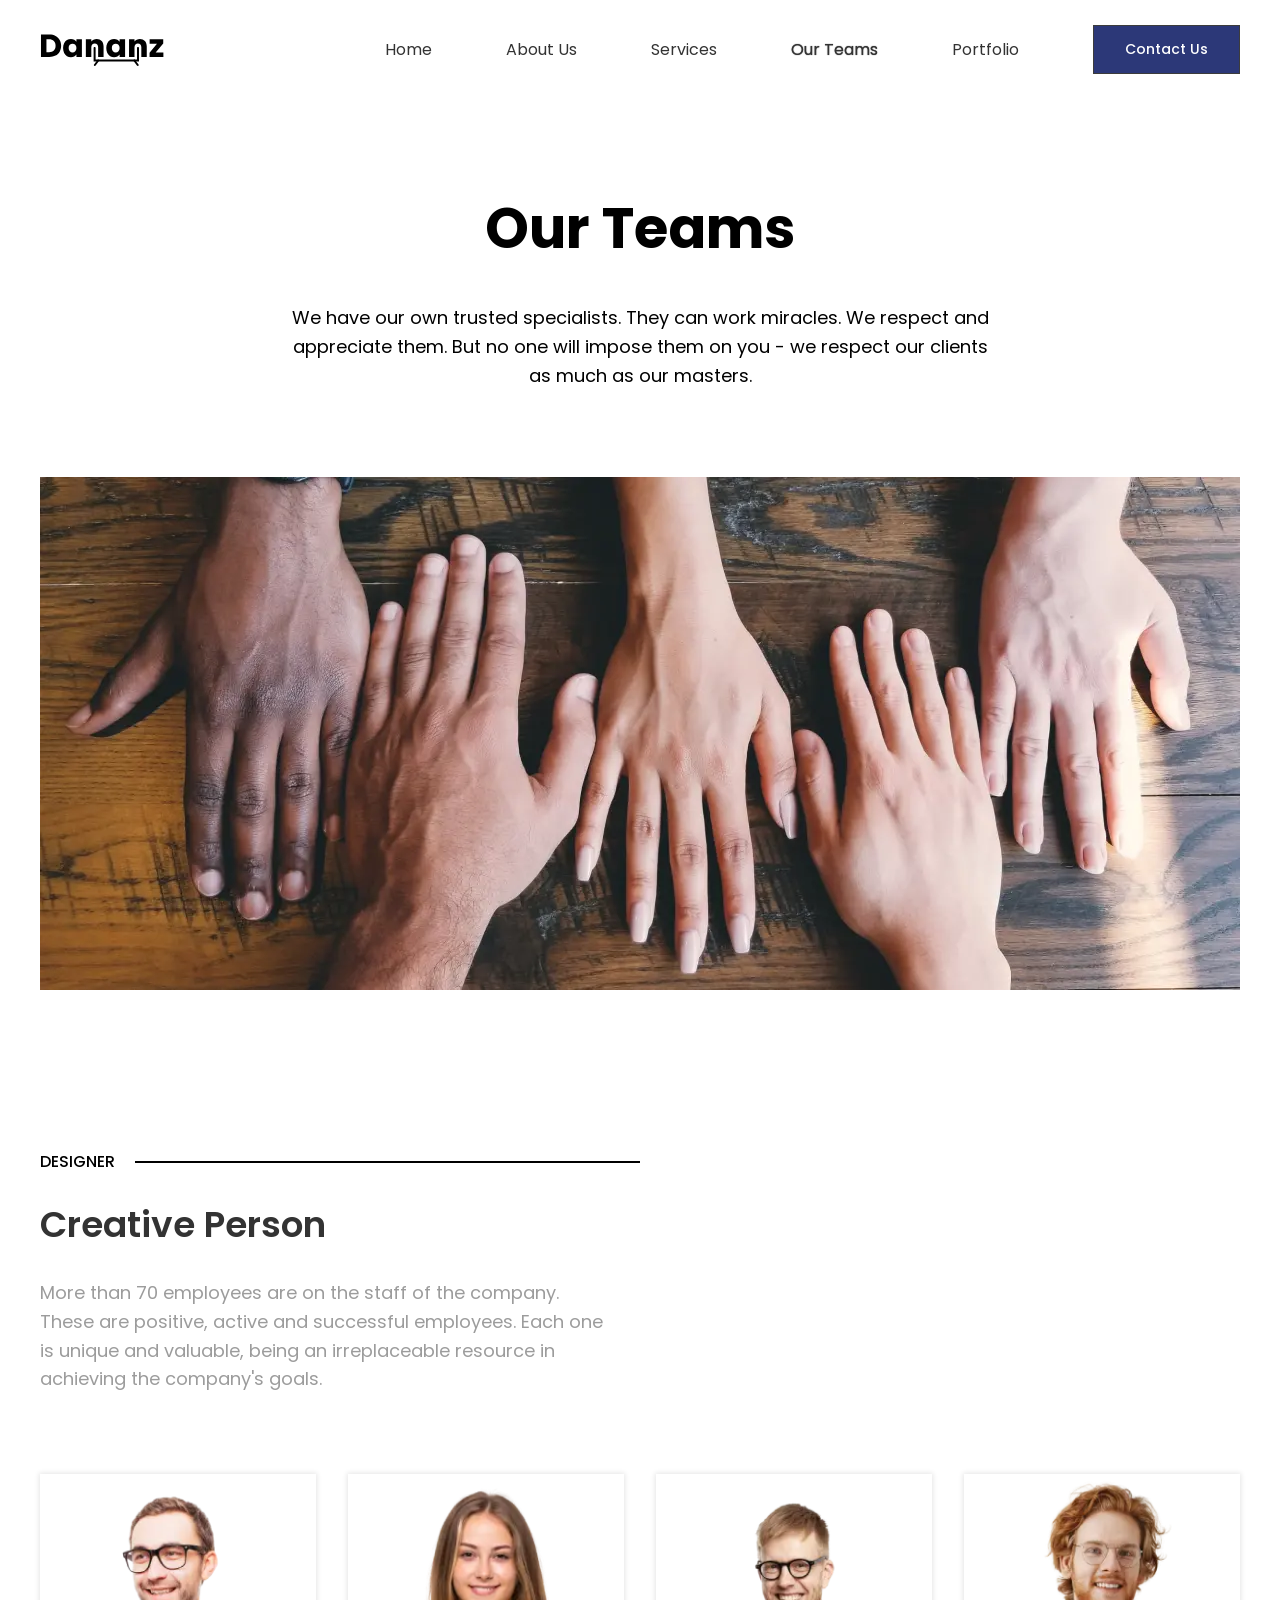
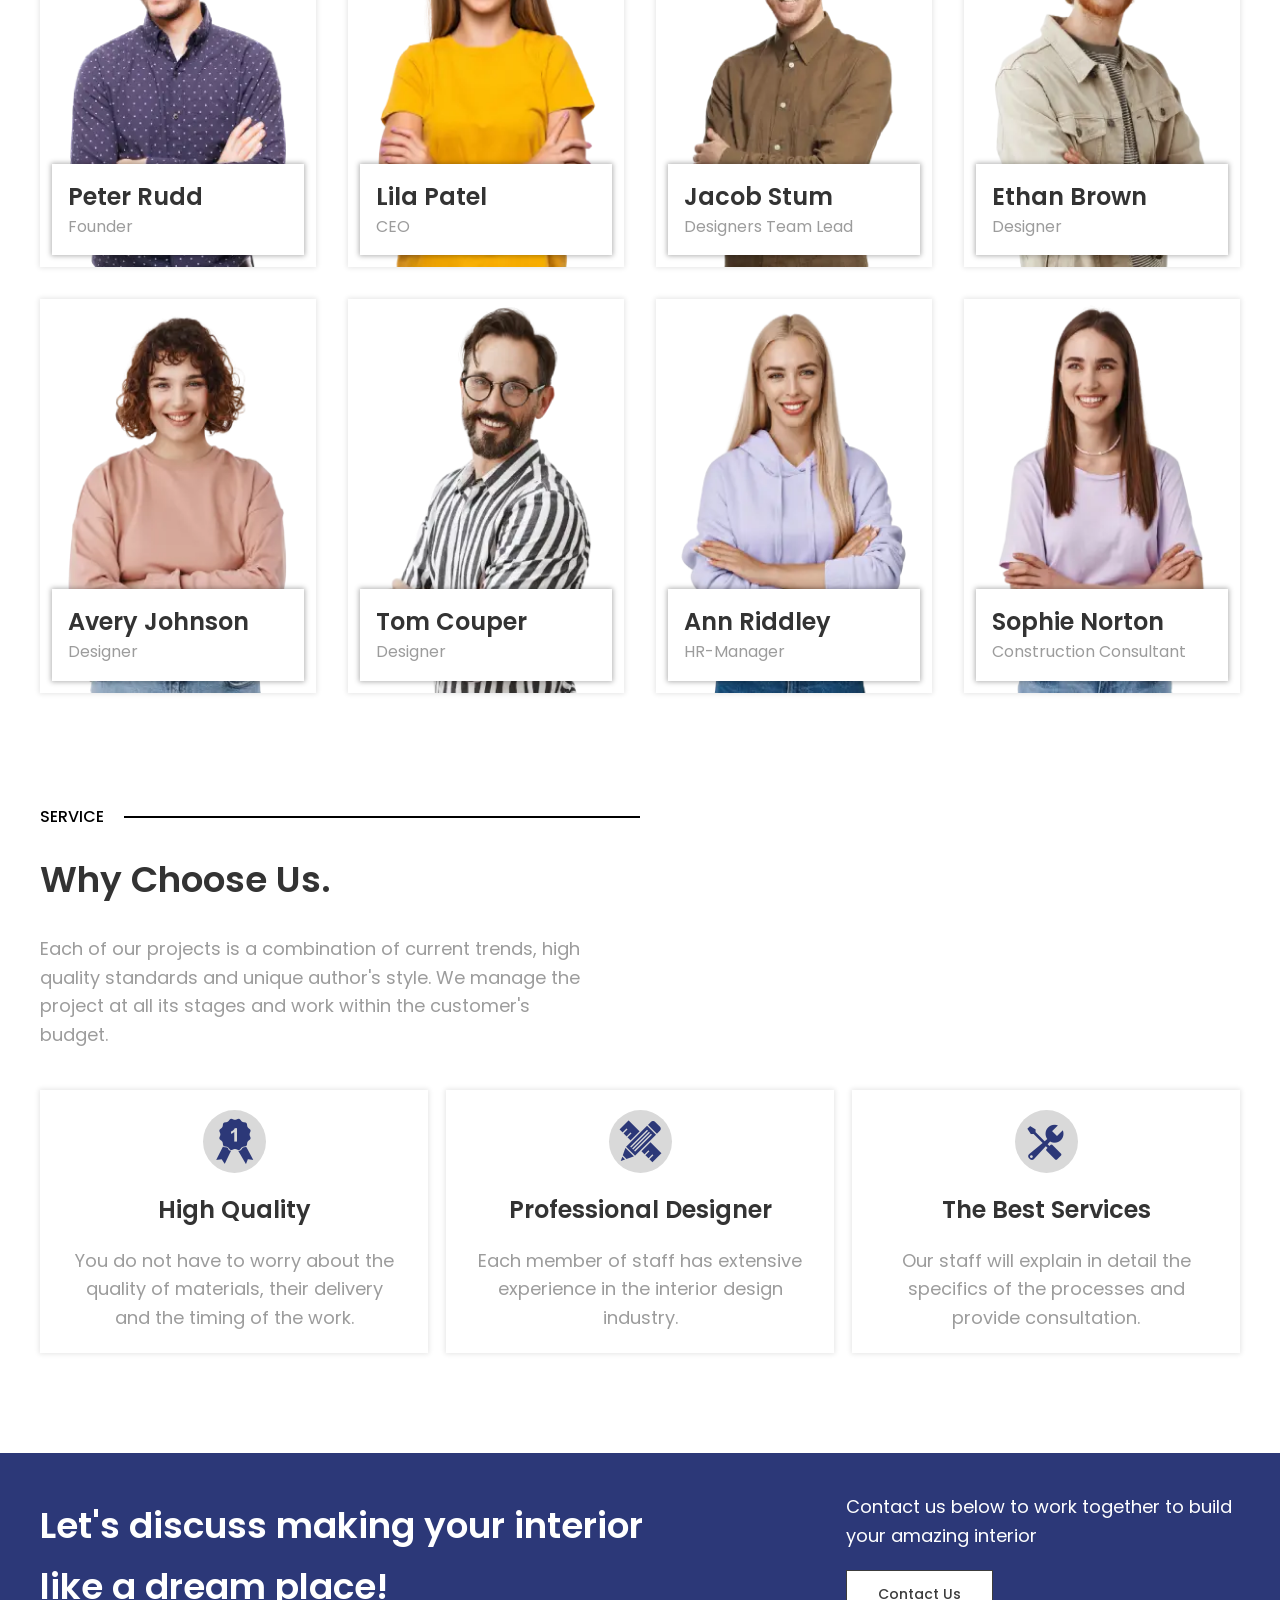
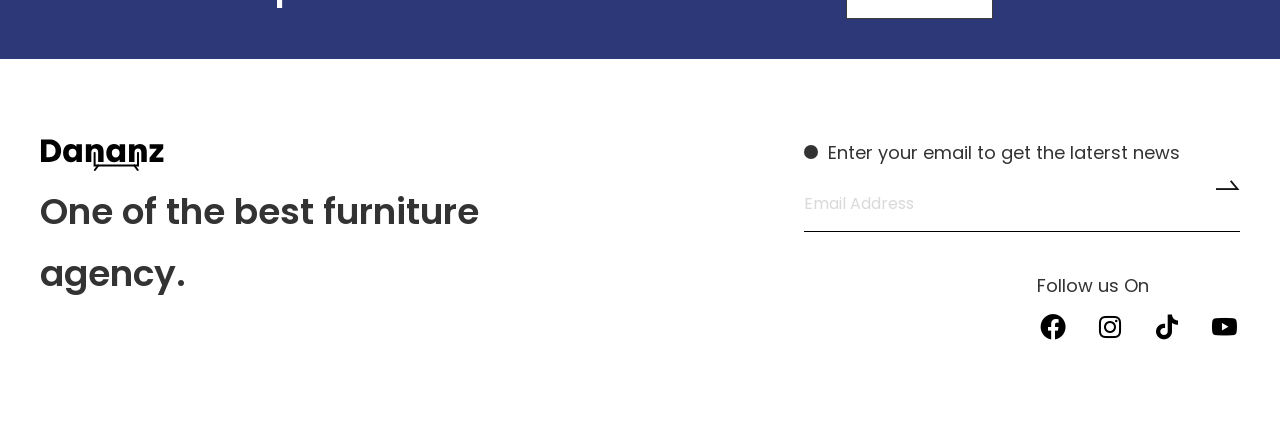
<file: teams.html>
<!DOCTYPE html>
<html lang="en">

<head>
	<title>Teams</title>
	<meta charset="UTF-8">
	<meta name="format-detection" content="telephone=no">
	<!-- <style>body{opacity: 0;}</style> -->
	<link rel="stylesheet" href="css/style.min.css?_v=20231004202042">
	<link rel="shortcut icon" href="favicon.ico">
	<!-- <meta name="robots" content="noindex, nofollow"> -->
	<meta name="viewport" content="width=device-width, initial-scale=1.0">
</head>

<body>
	<div class="wrapper">
		<header class="header">
			<div class="header__container">
				<div class="header__logo">
					<img src="img/logo.svg" alt="logo">
				</div>
				<div class="header__menu menu">
					<nav class="menu__body">
						<ul class="menu__list">
							<li class="menu__item"><a href="index.html" class="menu__link">Home</a></li>
							<li class="menu__item"><a href="about.html" class="menu__link">About Us</a></li>
							<li class="menu__item"><a href="services.html" class="menu__link">Services</a></li>
							<li class="menu__item"><a href="teams.html" class="menu__link">Our Teams</a></li>
							<li class="menu__item"><a href="portfolio.html" class="menu__link">Portfolio</a></li>
						</ul>
					</nav>
				</div>
				<div data-da=".menu__body,479.98" class="header__button">
					<a href="contact.html" class="button">Contact Us</a>
				</div>
				<button type="button" class="header__burger icon-menu"><span></span></button>
			</div>
		</header>
		<main class="page">
			<section class="page__front front">
				<div class="front__container">
					<div class="front__body">
						<h1 class="front__title">Our Teams</h1>
						<p class="front__text">
							We have our own trusted specialists. They can work miracles. We respect and appreciate them. But no one will impose them on you - we respect our clients as much as our masters.
						</p>
						<div class="front__img-frame">
							<picture><source srcset="img/teams/front/team.webp" type="image/webp"><img src="img/teams/front/team.png" alt="team"></picture>
						</div>
					</div>
				</div>
			</section>
			<section class="page__designer designer">
				<div class="designer__container">
					<div class="designer__description description">
						<div class="description__label">
							<div class="description__text">Designer</div>
							<div class="description__line" data-watch data-watch-once></div>
						</div>
						<h2 class="description__title description__title-width">
							Creative Person
						</h2>
					</div>
					<p class="designer__text">
						More than 70 employees are on the staff of the company. These are positive, active and successful employees. Each one is unique and valuable, being an irreplaceable resource in achieving the company's goals.
					</p>
					<div class="designer__items">
						<div class="designer__item item-designer">
							<picture><source srcset="img/teams/person/rudd.webp" type="image/webp"><img class="item-designer__img" src="img/teams/person/rudd.png" alt="Rudd"></picture>
							<div class="item-designer__body">
								<div class="item-designer__name">Peter Rudd</div>
								<div class="item-designer__profession">Founder</div>
							</div>
						</div>
						<div class="designer__item item-designer">
							<picture><source srcset="img/teams/person/patel.webp" type="image/webp"><img class="item-designer__img" src="img/teams/person/patel.png" alt="Patel"></picture>
							<div class="item-designer__body">
								<div class="item-designer__name">Lila Patel</div>
								<div class="item-designer__profession">CEO</div>
							</div>
						</div>
						<div class="designer__item item-designer">
							<picture><source srcset="img/teams/person/stum.webp" type="image/webp"><img class="item-designer__img" src="img/teams/person/stum.png" alt="Stum"></picture>
							<div class="item-designer__body">
								<div class="item-designer__name">Jacob Stum</div>
								<div class="item-designer__profession">Designers Team Lead</div>
							</div>
						</div>
						<div class="designer__item item-designer">
							<picture><source srcset="img/teams/person/brown.webp" type="image/webp"><img class="item-designer__img" src="img/teams/person/brown.png" alt="Brown"></picture>
							<div class="item-designer__body">
								<div class="item-designer__name">Ethan Brown</div>
								<div class="item-designer__profession">Designer</div>
							</div>
						</div>
						<div class="designer__item item-designer">
							<picture><source srcset="img/teams/person/johnson.webp" type="image/webp"><img class="item-designer__img" src="img/teams/person/johnson.png" alt="Johnson"></picture>
							<div class="item-designer__body">
								<div class="item-designer__name">Avery Johnson</div>
								<div class="item-designer__profession">Designer</div>
							</div>
						</div>
						<div class="designer__item item-designer">
							<picture><source srcset="img/teams/person/couper.webp" type="image/webp"><img class="item-designer__img" src="img/teams/person/couper.png" alt="Couper"></picture>
							<div class="item-designer__body">
								<div class="item-designer__name">Tom Couper</div>
								<div class="item-designer__profession">Designer</div>
							</div>
						</div>
						<div class="designer__item item-designer">
							<picture><source srcset="img/teams/person/riddley.webp" type="image/webp"><img class="item-designer__img" src="img/teams/person/riddley.png" alt="Riddley"></picture>
							<div class="item-designer__body">
								<div class="item-designer__name">Ann Riddley</div>
								<div class="item-designer__profession">HR-Manager</div>
							</div>
						</div>
						<div class="designer__item item-designer">
							<picture><source srcset="img/teams/person/norton.webp" type="image/webp"><img class="item-designer__img" src="img/teams/person/norton.png" alt="Norton"></picture>
							<div class="item-designer__body">
								<div class="item-designer__name">Sophie Norton</div>
								<div class="item-designer__profession">Construction Consultant</div>
							</div>
						</div>
					</div>
				</div>
			</section>
			<section class="page__service service">
				<div class="service__container">
					<div class="service__description description">
						<div class="description__label">
							<div class="description__text">SERVICE</div>
							<div class="description__line" data-watch data-watch-once></div>
						</div>
						<h2 class="description__title">
							Why Choose Us.
						</h2>
					</div>
					<p class="service__text">
						Each of our projects is a combination of current trends, high quality standards and unique author's style. We manage the project at all its stages and work within the customer's budget.
					</p>
					<div class="service__items">
						<div class="service__item">
							<div class="item-service">
								<div class="item-service__icon _icon _icon-quality"></div>
								<h3 class="item-service__title">High Quality</h3>
								<div class="item-service__text">
									You do not have to worry about the quality of materials, their delivery and the timing of the work.
								</div>
							</div>
						</div>
						<div class="service__item">
							<div class="item-service">
								<div class="item-service__icon _icon _icon-profi"></div>
								<h3 class="item-service__title">Professional Designer</h3>
								<div class="item-service__text">
									Each member of staff has extensive experience in the interior design industry.
								</div>
							</div>
						</div>
						<div class="service__item">
							<div class="item-service">
								<div class="item-service__icon _icon _icon-service"></div>
								<h3 class="item-service__title">The Best Services</h3>
								<div class="item-service__text">
									Our staff will explain in detail the specifics of the processes and provide consultation.
								</div>
							</div>
						</div>
					</div>
				</div>
			</section>
		</main>
		<footer class="footer">
			<section class="footer__upper upper">
				<div class="upper__container">
					<h2 class="upper__title">Let's discuss making your interior like a dream place!</h2>
					<div class="upper__column">
						<div class="upper__text">Contact us below to work together to build your amazing interior</div>
						<a href="contact.html" class="upper__button button button_black">Contact Us</a>
					</div>
				</div>
			</section>
			<section class="footer__lower lower">
				<div class="lower__container">
					<div class="lower__body">
						<div class="lower__content">
							<img class="lower__logo" src="img/logo.svg" alt="logo">
							<h2 class="lower__title">One of the best furniture agency.</h2>
						</div>
						<div class="lower__contact contact-lower">
							<div class="contact-lower__title">Enter your email to get the laterst news</div>
							<form action="" class="contact-lower__form">
								<div class="contact-lower__input">
									<input class="input-footer" autocomplete="off" type="text" name="form[]" data-error="Please enter a valid email address." placeholder="Email Address" data-required="email">
								</div>
								<button type="submit" class="contact-lower__button _icon-mail"></button>
							</form>
							<div class="contact-lower__follow">
								<div class="contact-lower__text">Follow us On</div>
								<div class="contact-lower__links">
									<a class="contact-lower__item _icon-facebook" href="https://www.facebook.com/" target="_blank"></a>
									<a class="contact-lower__item _icon-instagram" href="https://www.instagram.com/" target="_blank"></a>
									<a class="contact-lower__item _icon-tiktok" href="https://www.tiktok.com/" target="_blank"></a>
									<a class="contact-lower__item _icon-youtube" href="https://www.youtube.com/" target="_blank"></a>
								</div>
							</div>
						</div>
					</div>
				</div>
			</section>
		</footer>
	</div>
	<!-- <div id="popup" aria-hidden="true" class="popup">
	<div class="popup__wrapper">
		<div class="popup__content">
			<button data-close type="button" class="popup__close">Закрыть</button>
			<div class="popup__text">
				Text
			</div>
		</div>
	</div>
</div> -->
	<script src="js/app.min.js?_v=20231004202042"></script>
</body>

</html>
</file>
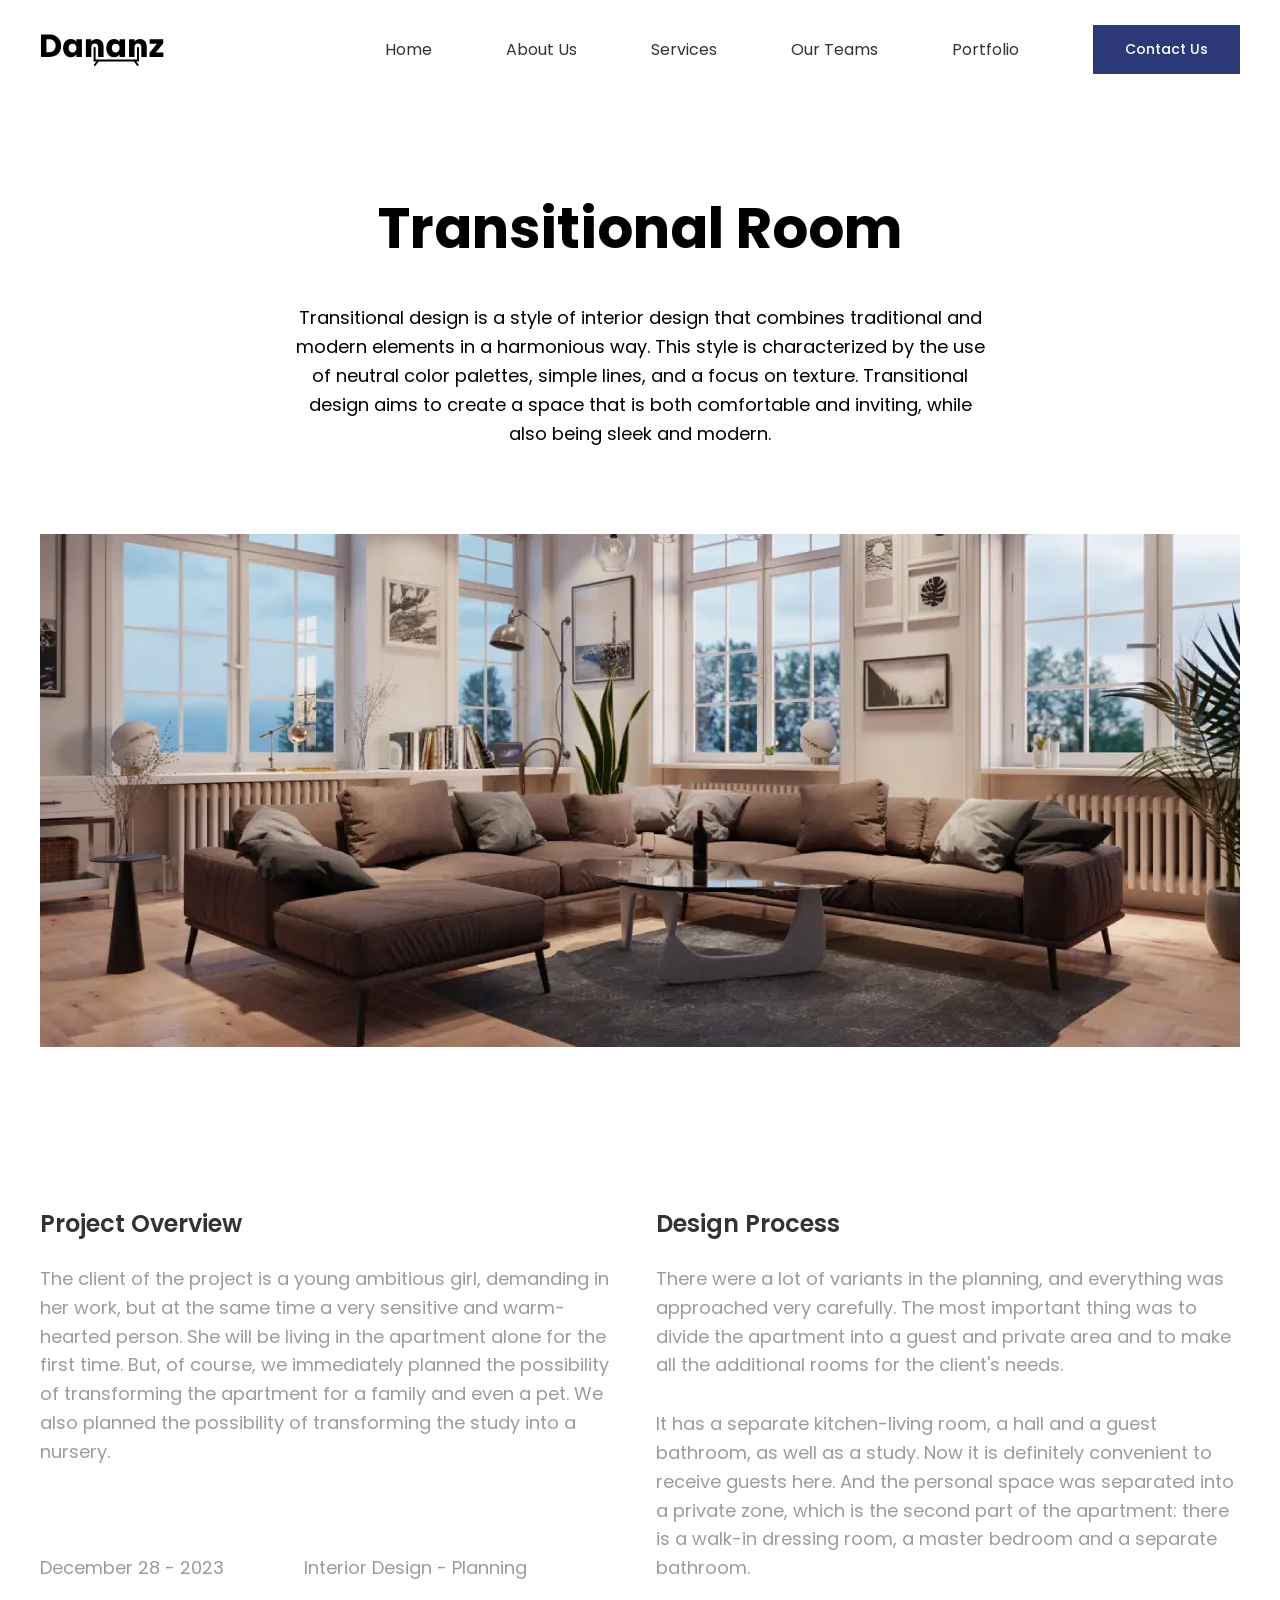
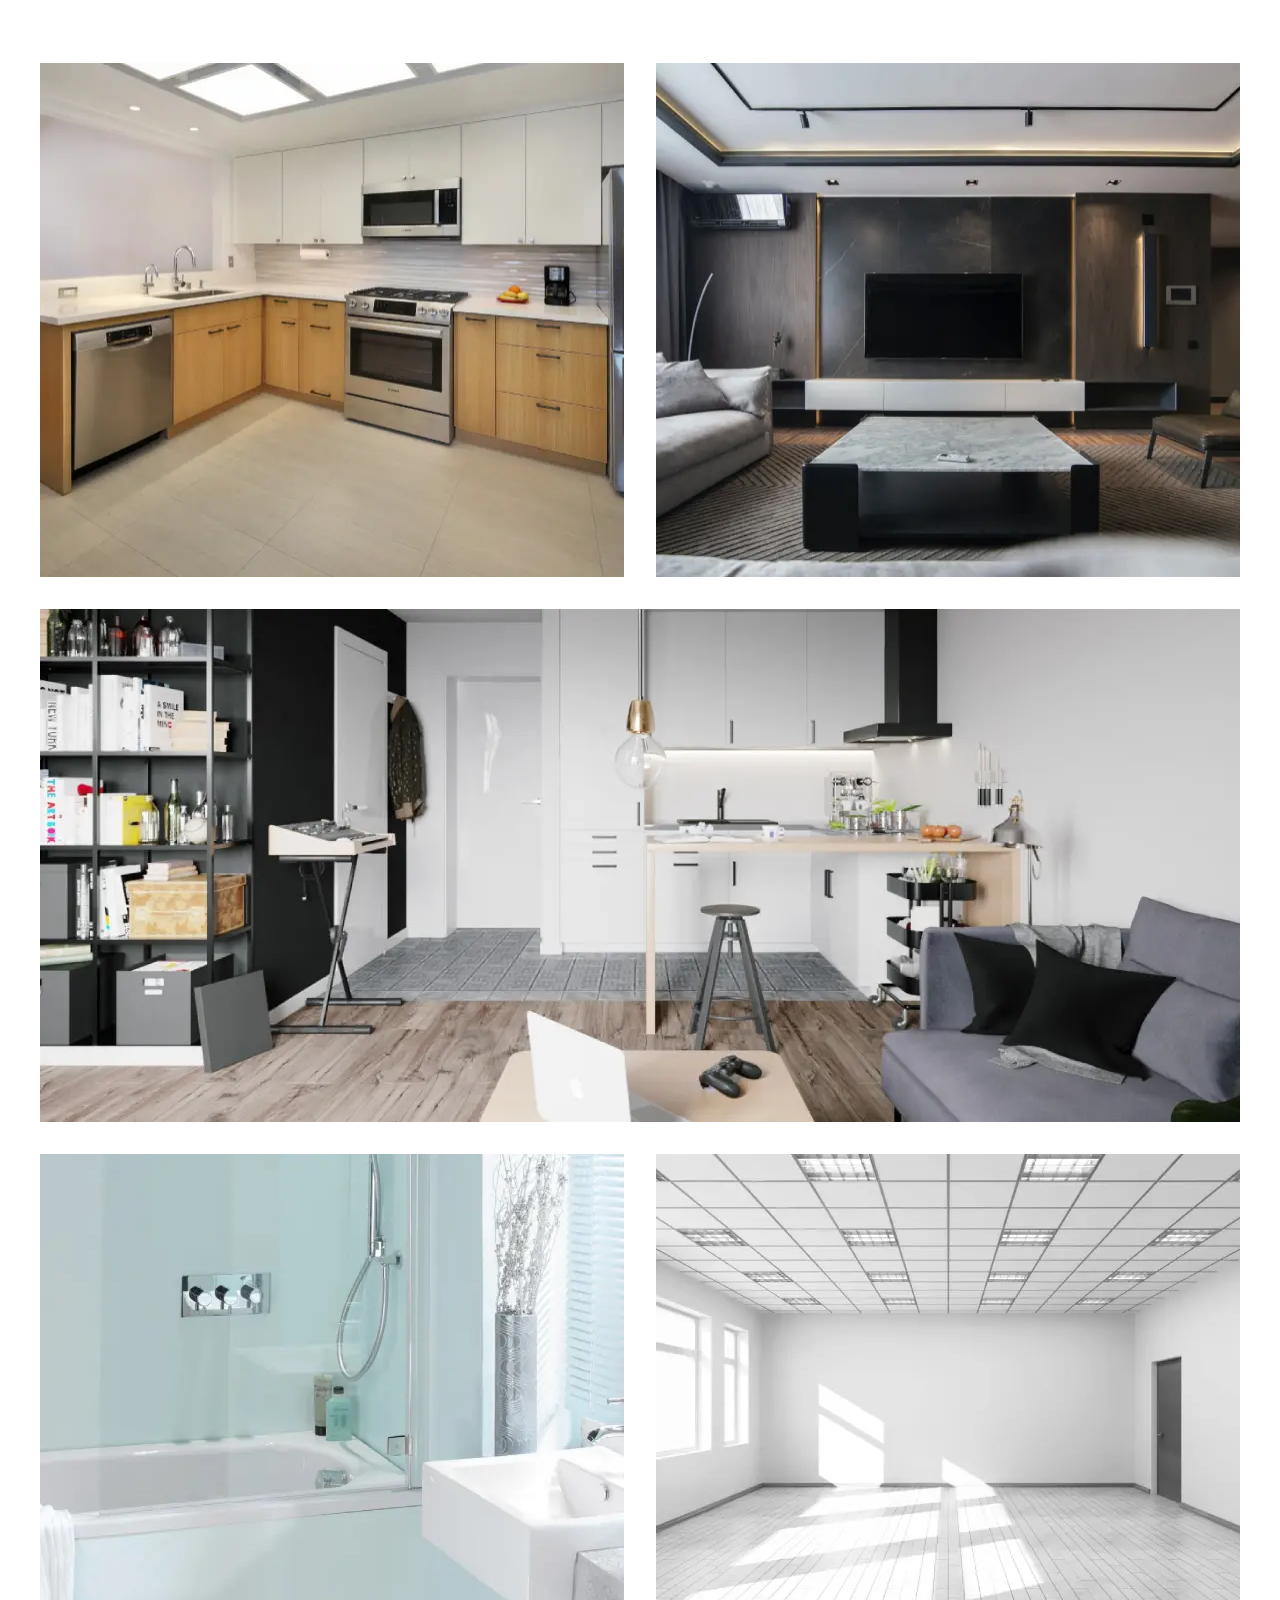
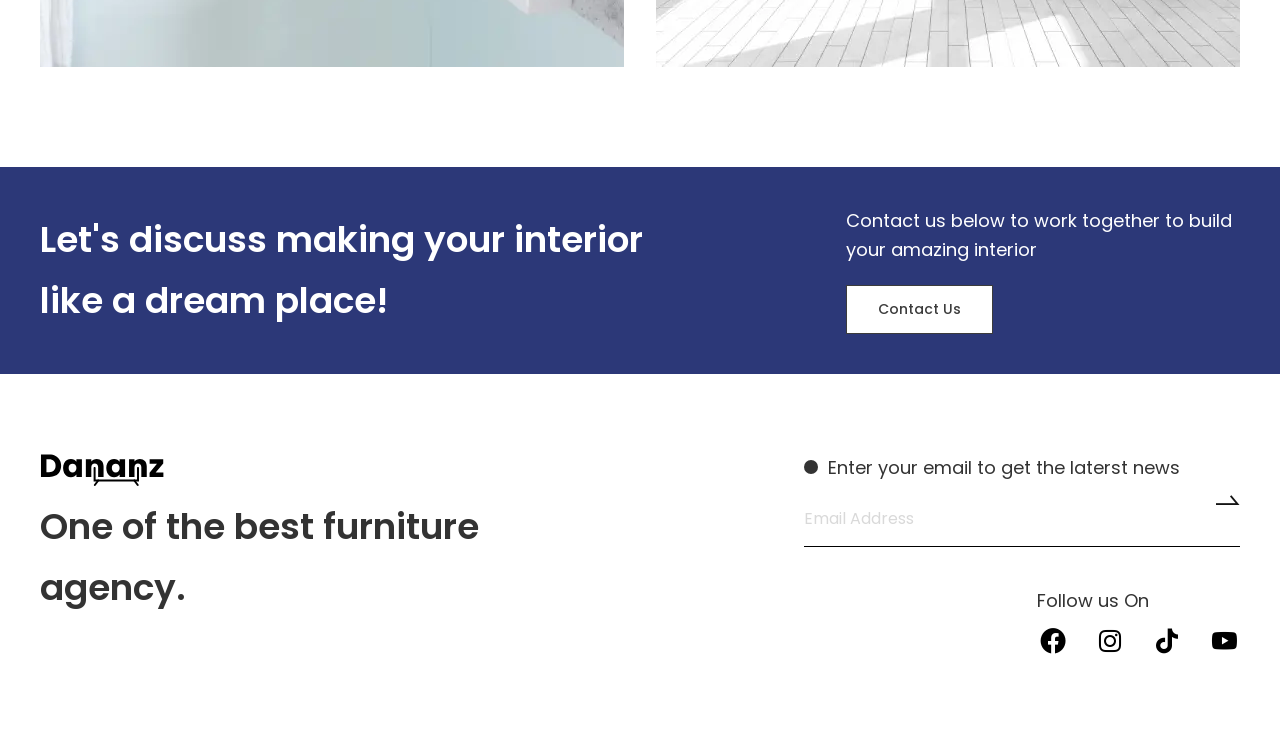
<file: transitional.html>
<!DOCTYPE html>
<html lang="en">

<head>
	<title>Transitional</title>
	<meta charset="UTF-8">
	<meta name="format-detection" content="telephone=no">
	<!-- <style>body{opacity: 0;}</style> -->
	<link rel="stylesheet" href="css/style.min.css?_v=20231004202042">
	<link rel="shortcut icon" href="favicon.ico">
	<!-- <meta name="robots" content="noindex, nofollow"> -->
	<meta name="viewport" content="width=device-width, initial-scale=1.0">
</head>

<body>
	<div class="wrapper">
		<header class="header">
			<div class="header__container">
				<div class="header__logo">
					<img src="img/logo.svg" alt="logo">
				</div>
				<div class="header__menu menu">
					<nav class="menu__body">
						<ul class="menu__list">
							<li class="menu__item"><a href="index.html" class="menu__link">Home</a></li>
							<li class="menu__item"><a href="about.html" class="menu__link">About Us</a></li>
							<li class="menu__item"><a href="services.html" class="menu__link">Services</a></li>
							<li class="menu__item"><a href="teams.html" class="menu__link">Our Teams</a></li>
							<li class="menu__item"><a href="portfolio.html" class="menu__link">Portfolio</a></li>
						</ul>
					</nav>
				</div>
				<div data-da=".menu__body,479.98" class="header__button">
					<a href="contact.html" class="button">Contact Us</a>
				</div>
				<button type="button" class="header__burger icon-menu"><span></span></button>
			</div>
		</header>
		<main class="page">
			<section class="page__front front">
				<div class="front__container">
					<div class="front__body">
						<h1 class="front__title">Transitional Room</h1>
						<p class="front__text">
							Transitional design is a style of interior design that combines traditional and modern elements in a harmonious way. This style is characterized by the use of neutral color palettes, simple lines, and a focus on texture. Transitional design aims to create a space that is both comfortable and inviting, while also being sleek and modern.
						</p>
						<div class="front__img-frame">
							<picture><source srcset="img/transitional/front/transitional.webp" type="image/webp"><img src="img/transitional/front/transitional.jpg" alt="Transitional"></picture>
						</div>
					</div>
				</div>
			</section>
			<section class="page__info info">
				<div class="info__container">
					<div class="info__column">
						<h3 class="info__title">Project Overview</h3>
						<p class="info__text">
							The client of the project is a young ambitious girl, demanding in her work, but at the same time a very sensitive and warm-hearted person. She will be living in the apartment alone for the first time. But, of course, we immediately planned the possibility of transforming the apartment for a family and even a pet. We also planned the possibility of transforming the study into a nursery.
						</p>
						<div class="info__date">
							<div class="info__number">December 28 - 2023</div>
							<div class="info__details">Interior Design - Planning</div>
						</div>
					</div>
					<div class="info__column">
						<h3 class="info__title">Design Process</h3>
						<p class="info__item">
							There were a lot of variants in the planning, and everything was approached very carefully. The most important thing was to divide the apartment into a guest and private area and to make all the additional rooms for the client's needs.
						</p>
						<p class="info__item">
							It has a separate kitchen-living room, a hall and a guest bathroom, as well as a study. Now it is definitely convenient to receive guests here. And the personal space was separated into a private zone, which is the second part of the apartment: there is a walk-in dressing room, a master bedroom and a separate bathroom.
						</p>
					</div>
				</div>
			</section>
			<section class="page__collage collage">
				<div class="collage__container">
					<div class="collage__items">
						<div class="collage__column">
							<div class="collage__img-frame">
								<picture><source srcset="img/transitional/collage/transitional-one.webp" type="image/webp"><img src="img/transitional/collage/transitional-one.jpg" alt="Transitional Project"></picture>
							</div>
							<div class="collage__img-frame">
								<picture><source srcset="img/transitional/collage/transitional-two.webp" type="image/webp"><img src="img/transitional/collage/transitional-two.jpg" alt="Transitional Project"></picture>
							</div>
						</div>
						<div class="collage__item-frame">
							<picture><source srcset="img/transitional/collage/transitional-three.webp" type="image/webp"><img src="img/transitional/collage/transitional-three.jpg" alt="Transitional Project"></picture>
						</div>
						<div class="collage__column">
							<div class="collage__img-frame">
								<picture><source srcset="img/transitional/collage/transitional-four.webp" type="image/webp"><img src="img/transitional/collage/transitional-four.jpg" alt="Transitional Project"></picture>
							</div>
							<div class="collage__img-frame">
								<picture><source srcset="img/transitional/collage/transitional-five.webp" type="image/webp"><img src="img/transitional/collage/transitional-five.jpg" alt="Transitional Project"></picture>
							</div>
						</div>
					</div>
				</div>
			</section>
		</main>
		<footer class="footer">
			<section class="footer__upper upper">
				<div class="upper__container">
					<h2 class="upper__title">Let's discuss making your interior like a dream place!</h2>
					<div class="upper__column">
						<div class="upper__text">Contact us below to work together to build your amazing interior</div>
						<a href="contact.html" class="upper__button button button_black">Contact Us</a>
					</div>
				</div>
			</section>
			<section class="footer__lower lower">
				<div class="lower__container">
					<div class="lower__body">
						<div class="lower__content">
							<img class="lower__logo" src="img/logo.svg" alt="logo">
							<h2 class="lower__title">One of the best furniture agency.</h2>
						</div>
						<div class="lower__contact contact-lower">
							<div class="contact-lower__title">Enter your email to get the laterst news</div>
							<form action="" class="contact-lower__form">
								<div class="contact-lower__input">
									<input class="input-footer" autocomplete="off" type="text" name="form[]" data-error="Please enter a valid email address." placeholder="Email Address" data-required="email">
								</div>
								<button type="submit" class="contact-lower__button _icon-mail"></button>
							</form>
							<div class="contact-lower__follow">
								<div class="contact-lower__text">Follow us On</div>
								<div class="contact-lower__links">
									<a class="contact-lower__item _icon-facebook" href="https://www.facebook.com/" target="_blank"></a>
									<a class="contact-lower__item _icon-instagram" href="https://www.instagram.com/" target="_blank"></a>
									<a class="contact-lower__item _icon-tiktok" href="https://www.tiktok.com/" target="_blank"></a>
									<a class="contact-lower__item _icon-youtube" href="https://www.youtube.com/" target="_blank"></a>
								</div>
							</div>
						</div>
					</div>
				</div>
			</section>
		</footer>
	</div>
	<!-- <div id="popup" aria-hidden="true" class="popup">
	<div class="popup__wrapper">
		<div class="popup__content">
			<button data-close type="button" class="popup__close">Закрыть</button>
			<div class="popup__text">
				Text
			</div>
		</div>
	</div>
</div> -->
	<script src="js/app.min.js?_v=20231004202042"></script>
</body>

</html>
</file>
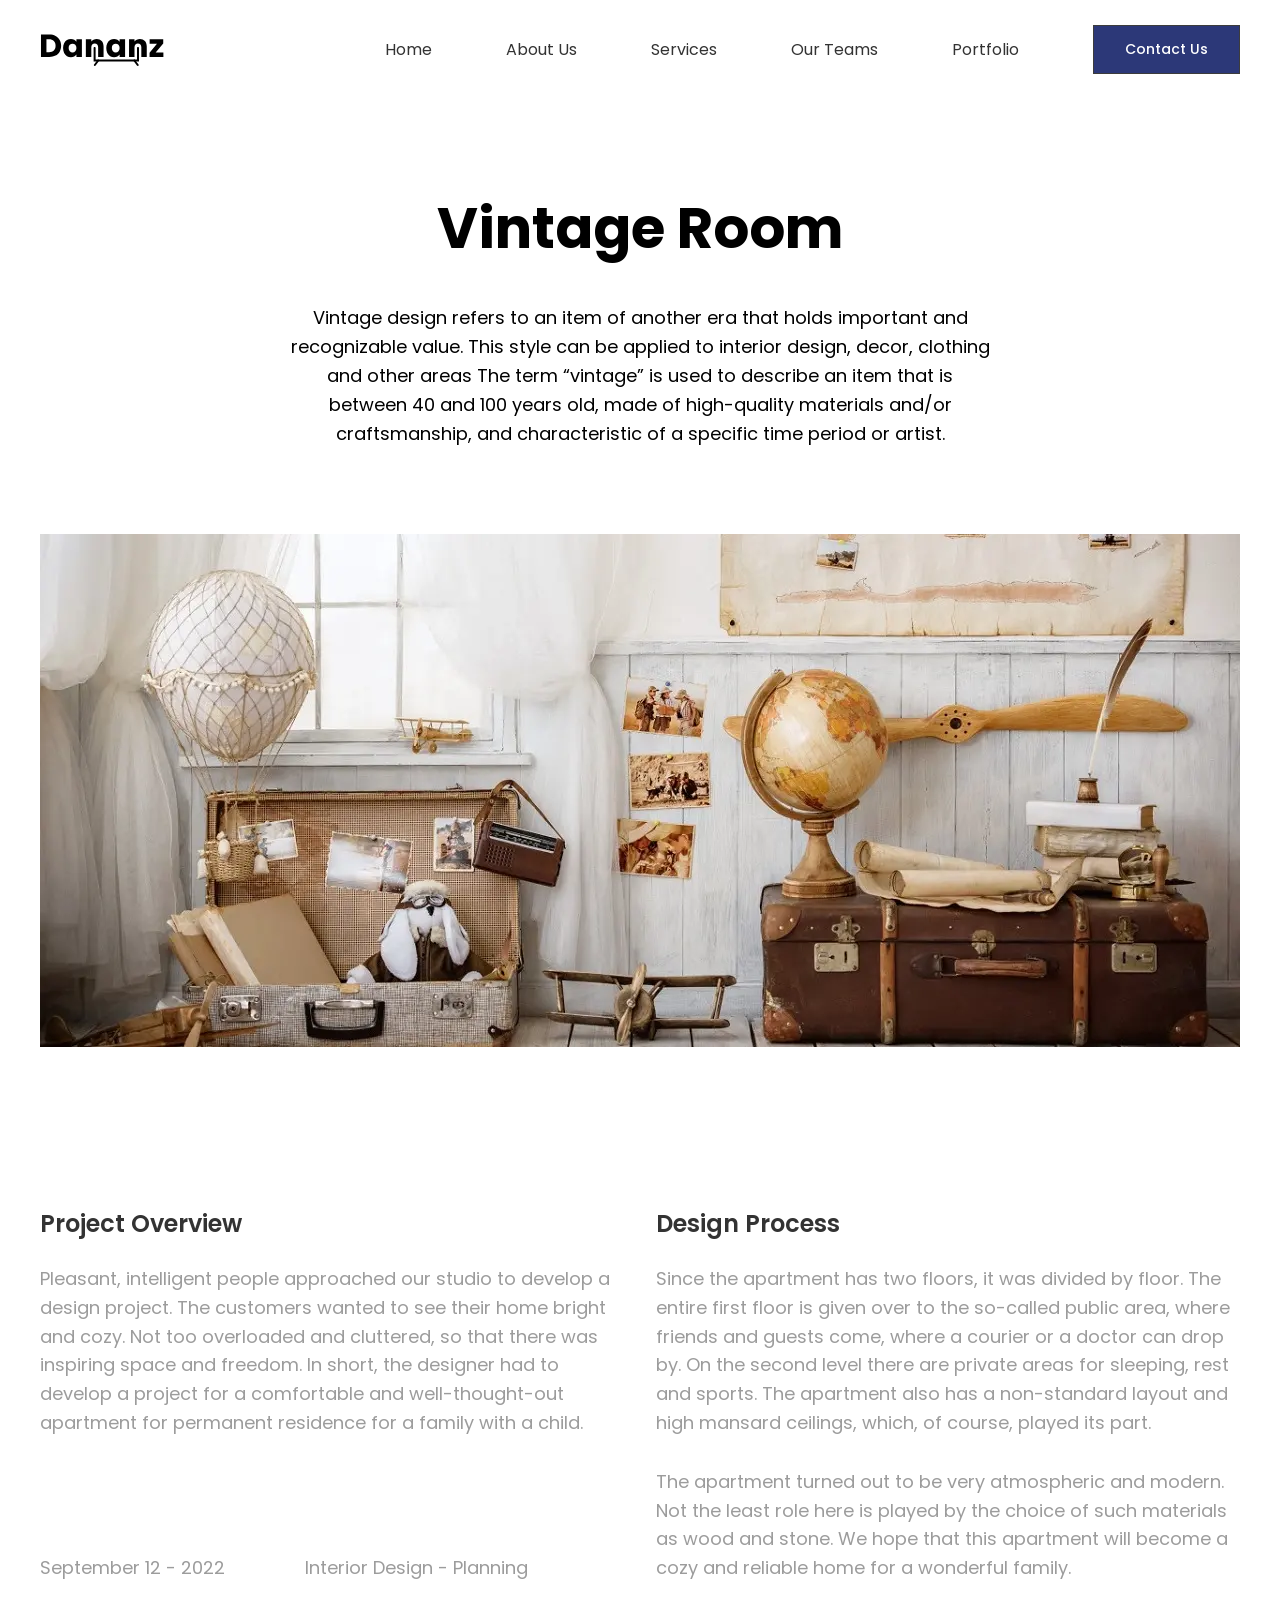
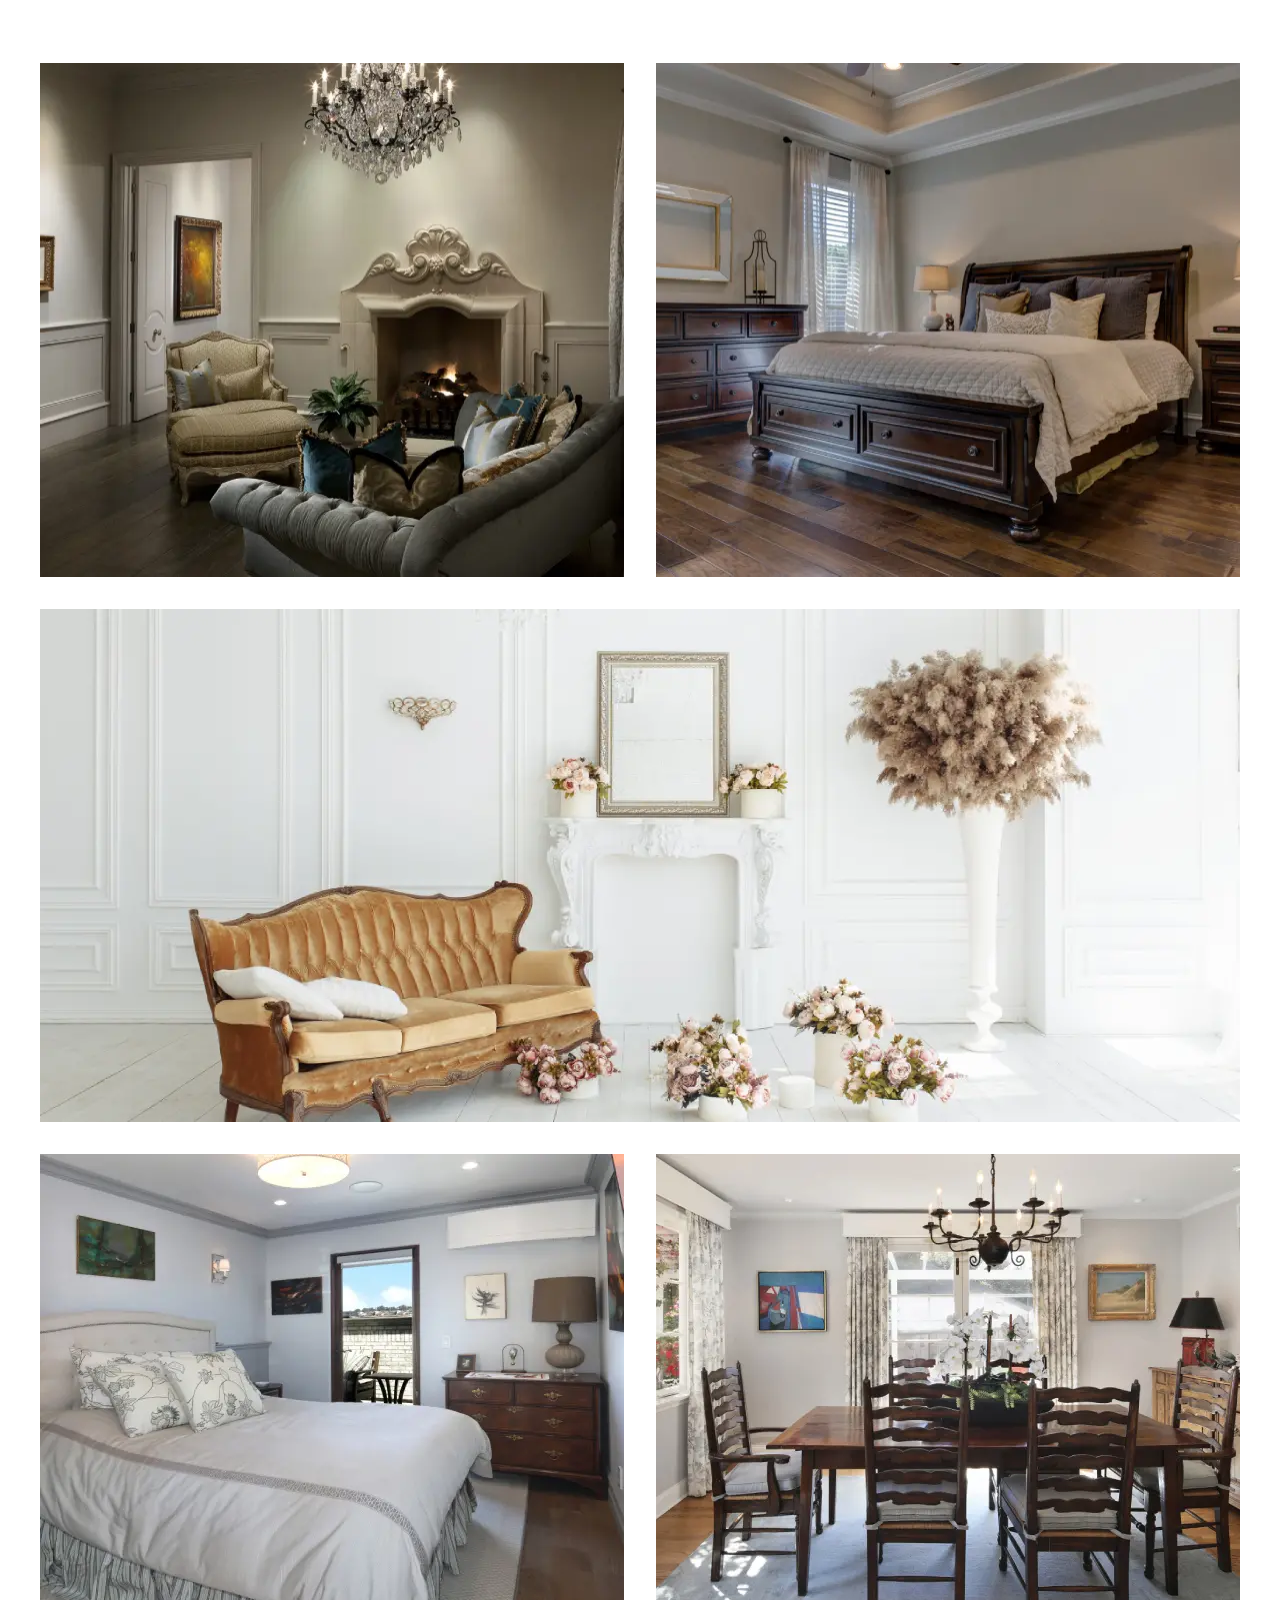
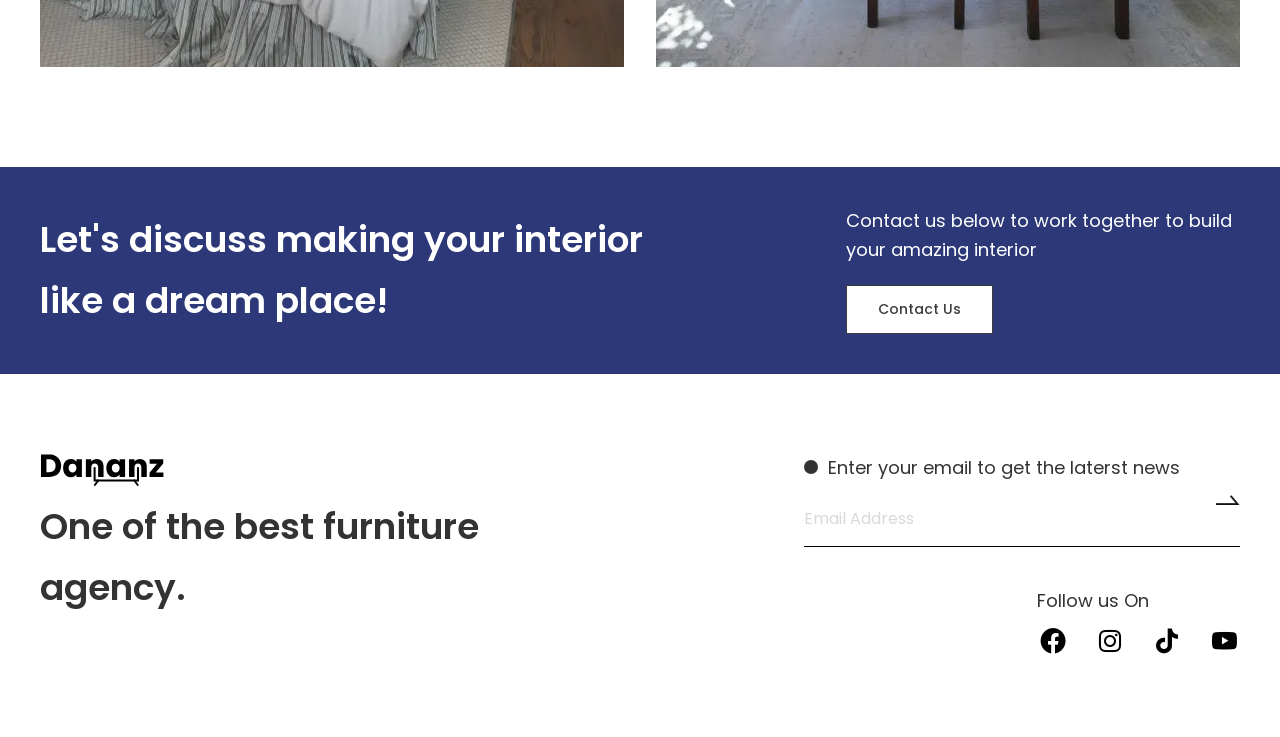
<file: vintage.html>
<!DOCTYPE html>
<html lang="en">

<head>
	<title>Vintage</title>
	<meta charset="UTF-8">
	<meta name="format-detection" content="telephone=no">
	<!-- <style>body{opacity: 0;}</style> -->
	<link rel="stylesheet" href="css/style.min.css?_v=20231004202042">
	<link rel="shortcut icon" href="favicon.ico">
	<!-- <meta name="robots" content="noindex, nofollow"> -->
	<meta name="viewport" content="width=device-width, initial-scale=1.0">
</head>

<body>
	<div class="wrapper">
		<header class="header">
			<div class="header__container">
				<div class="header__logo">
					<img src="img/logo.svg" alt="logo">
				</div>
				<div class="header__menu menu">
					<nav class="menu__body">
						<ul class="menu__list">
							<li class="menu__item"><a href="index.html" class="menu__link">Home</a></li>
							<li class="menu__item"><a href="about.html" class="menu__link">About Us</a></li>
							<li class="menu__item"><a href="services.html" class="menu__link">Services</a></li>
							<li class="menu__item"><a href="teams.html" class="menu__link">Our Teams</a></li>
							<li class="menu__item"><a href="portfolio.html" class="menu__link">Portfolio</a></li>
						</ul>
					</nav>
				</div>
				<div data-da=".menu__body,479.98" class="header__button">
					<a href="contact.html" class="button">Contact Us</a>
				</div>
				<button type="button" class="header__burger icon-menu"><span></span></button>
			</div>
		</header>
		<main class="page">
			<section class="page__front front">
				<div class="front__container">
					<div class="front__body">
						<h1 class="front__title">Vintage Room</h1>
						<p class="front__text">
							Vintage design refers to an item of another era that holds important and recognizable value. This style can be applied to interior design, decor, clothing and other areas The term “vintage” is used to describe an item that is between 40 and 100 years old, made of high-quality materials and/or craftsmanship, and characteristic of a specific time period or artist.
						</p>
						<div class="front__img-frame">
							<picture><source srcset="img/vintage/front/vintage.webp" type="image/webp"><img src="img/vintage/front/vintage.jpg" alt="Vintage"></picture>
						</div>
					</div>
				</div>
			</section>
			<section class="page__info info">
				<div class="info__container">
					<div class="info__column">
						<h3 class="info__title">Project Overview</h3>
						<p class="info__text">
							Pleasant, intelligent people approached our studio to develop a design project. The customers wanted to see their home bright and cozy. Not too overloaded and cluttered, so that there was inspiring space and freedom. In short, the designer had to develop a project for a comfortable and well-thought-out apartment for permanent residence for a family with a child.
						</p>
						<div class="info__date">
							<div class="info__number">September 12 - 2022</div>
							<div class="info__details">Interior Design - Planning</div>
						</div>
					</div>
					<div class="info__column">
						<h3 class="info__title">Design Process</h3>
						<p class="info__item">
							Since the apartment has two floors, it was divided by floor. The entire first floor is given over to the so-called public area, where friends and guests come, where a courier or a doctor can drop by. On the second level there are private areas for sleeping, rest and sports. The apartment also has a non-standard layout and high mansard ceilings, which, of course, played its part.
						</p>
						<p class="info__item">
							The apartment turned out to be very atmospheric and modern. Not the least role here is played by the choice of such materials as wood and stone. We hope that this apartment will become a cozy and reliable home for a wonderful family.
						</p>
					</div>
				</div>
			</section>
			<section class="page__collage collage">
				<div class="collage__container">
					<div class="collage__items">
						<div class="collage__column">
							<div class="collage__img-frame">
								<picture><source srcset="img/vintage/collage/planning-one.webp" type="image/webp"><img src="img/vintage/collage/planning-one.jpg" alt="Project Planning"></picture>
							</div>
							<div class="collage__img-frame">
								<picture><source srcset="img/vintage/collage/planning-two.webp" type="image/webp"><img src="img/vintage/collage/planning-two.jpg" alt="Project Planning"></picture>
							</div>
						</div>
						<div class="collage__item-frame">
							<picture><source srcset="img/vintage/collage/planning-three.webp" type="image/webp"><img src="img/vintage/collage/planning-three.jpg" alt="Project Planning"></picture>
						</div>
						<div class="collage__column">
							<div class="collage__img-frame">
								<picture><source srcset="img/vintage/collage/planning-four.webp" type="image/webp"><img src="img/vintage/collage/planning-four.jpg" alt="Project Planning"></picture>
							</div>
							<div class="collage__img-frame">
								<picture><source srcset="img/vintage/collage/planning-five.webp" type="image/webp"><img src="img/vintage/collage/planning-five.jpg" alt="Project Planning"></picture>
							</div>
						</div>
					</div>
				</div>
			</section>
		</main>
		<footer class="footer">
			<section class="footer__upper upper">
				<div class="upper__container">
					<h2 class="upper__title">Let's discuss making your interior like a dream place!</h2>
					<div class="upper__column">
						<div class="upper__text">Contact us below to work together to build your amazing interior</div>
						<a href="contact.html" class="upper__button button button_black">Contact Us</a>
					</div>
				</div>
			</section>
			<section class="footer__lower lower">
				<div class="lower__container">
					<div class="lower__body">
						<div class="lower__content">
							<img class="lower__logo" src="img/logo.svg" alt="logo">
							<h2 class="lower__title">One of the best furniture agency.</h2>
						</div>
						<div class="lower__contact contact-lower">
							<div class="contact-lower__title">Enter your email to get the laterst news</div>
							<form action="" class="contact-lower__form">
								<div class="contact-lower__input">
									<input class="input-footer" autocomplete="off" type="text" name="form[]" data-error="Please enter a valid email address." placeholder="Email Address" data-required="email">
								</div>
								<button type="submit" class="contact-lower__button _icon-mail"></button>
							</form>
							<div class="contact-lower__follow">
								<div class="contact-lower__text">Follow us On</div>
								<div class="contact-lower__links">
									<a class="contact-lower__item _icon-facebook" href="https://www.facebook.com/" target="_blank"></a>
									<a class="contact-lower__item _icon-instagram" href="https://www.instagram.com/" target="_blank"></a>
									<a class="contact-lower__item _icon-tiktok" href="https://www.tiktok.com/" target="_blank"></a>
									<a class="contact-lower__item _icon-youtube" href="https://www.youtube.com/" target="_blank"></a>
								</div>
							</div>
						</div>
					</div>
				</div>
			</section>
		</footer>
	</div>
	<!-- <div id="popup" aria-hidden="true" class="popup">
	<div class="popup__wrapper">
		<div class="popup__content">
			<button data-close type="button" class="popup__close">Закрыть</button>
			<div class="popup__text">
				Text
			</div>
		</div>
	</div>
</div> -->
	<script src="js/app.min.js?_v=20231004202042"></script>
</body>

</html>
</file>
<file: css/style.min.css>
@charset "UTF-8";@import url('https://fonts.googleapis.com/css2?family=Poppins:wght@400; 500;600;700&display=swap');@font-face{font-family:icons;font-display:swap;src:url(../fonts/icons.woff2) format("woff2"),url(../fonts/icons.woff) format("woff");font-weight:400;font-style:normal}.furniture__icon,.product__icon,[class*=" _icon-"]::before,[class^=_icon-]::before{font-family:icons;font-style:normal;font-weight:400;font-variant:normal;text-transform:none;line-height:1;-webkit-font-smoothing:antialiased;-moz-osx-font-smoothing:grayscale}[class*=" _icon-"]::before,[class^=_icon-]::before{display:block}._icon-quality:before{content:"\e90a"}._icon-service:before{content:"\e908"}._icon-profi:before{content:"\e909"}._icon-spoller:before{content:"\e907"}._icon-mail:before{content:"\e901"}._icon-link:before,.furniture__icon:before,.product__icon:before{content:"\e902"}._icon-youtube:before{content:"\e903"}._icon-tiktok:before{content:"\e904"}._icon-instagram:before{content:"\e905"}._icon-facebook:before{content:"\e906"}*{padding:0;margin:0;border:0}*,:after,:before{-webkit-box-sizing:border-box;box-sizing:border-box}body,html{height:100%;min-width:280px}body{color:#333;line-height:1;font-family:Poppins,sans-serif;font-size:1.125rem;-ms-text-size-adjust:100%;-moz-text-size-adjust:100%;-webkit-text-size-adjust:100%;-webkit-font-smoothing:antialiased;-moz-osx-font-smoothing:grayscale}button,input,textarea{font-family:Poppins,sans-serif;font-size:inherit}button{cursor:pointer;color:inherit;background-color:inherit}a{color:inherit}a:link,a:visited{text-decoration:none}a:hover{text-decoration:none}ul li{list-style:none}img{vertical-align:top}h1,h2,h3,h4,h5,h6{font-weight:inherit;font-size:inherit}body{line-height:1.6}.lock body{overflow:hidden;-ms-touch-action:none;touch-action:none}.wrapper{min-height:100%;display:-webkit-box;display:-ms-flexbox;display:flex;-webkit-box-orient:vertical;-webkit-box-direction:normal;-ms-flex-direction:column;flex-direction:column;overflow:hidden}.wrapper>main{-webkit-box-flex:1;-ms-flex:1 1 auto;flex:1 1 auto}.wrapper>*{min-width:0}[class*=__container]{max-width:75rem;-webkit-box-sizing:content-box;box-sizing:content-box;margin:0 auto;padding:0 .9375rem}.button{position:relative;display:-webkit-inline-box;display:-ms-inline-flexbox;display:inline-flex;-ms-flex-item-align:center;-ms-grid-row-align:center;align-self:center;padding:.8125rem 1.9375rem;color:#fff;border:1px solid #3c3c3c;text-align:center;line-height:1.5;font-size:.875rem;font-weight:500;overflow:hidden;-webkit-transition:color .3s;transition:color .3s}.button::before{content:"";position:absolute;right:0;top:0;width:100%;height:100%;background-color:#2c3878;z-index:-1;-webkit-transition:width .3s;transition:width .3s}.button._fw{width:100%}.button_white{color:#3c3c3c}.button_white::before{background-color:#2c3878;width:0%;left:0}.button_black{color:#3c3c3c;background-color:#fff;-webkit-transition:background-color .3s,color .3s,border-color .3s;transition:background-color .3s,color .3s,border-color .3s}.button_black::before{display:none}input[type=email],input[type=tel],input[type=text],textarea{-webkit-appearance:none;-moz-appearance:none;appearance:none}.input{border-radius:0!important;width:100%;display:block;padding:1.125rem 0;border:1px solid #9c9c9c}@supports (font-size:clamp(0.875rem ,0.8381578947rem + 0.2105263158vw ,1rem)){.input{font-size:clamp(.875rem ,.8381578947rem + .2105263158vw ,1rem)}}@supports not (font-size:clamp(0.875rem ,0.8381578947rem + 0.2105263158vw ,1rem)){.input{font-size:calc(.875rem + .125 * (100vw - 17.5rem)/ 59.375)}}@supports (padding-left:clamp(0.3125rem ,-0.1480263158rem + 2.6315789474vw ,1.875rem)){.input{padding-left:clamp(.3125rem ,-.1480263158rem + 2.6315789474vw ,1.875rem)}}@supports not (padding-left:clamp(0.3125rem ,-0.1480263158rem + 2.6315789474vw ,1.875rem)){.input{padding-left:calc(.3125rem + 1.5625 * (100vw - 17.5rem)/ 59.375)}}@supports (padding-right:clamp(0.3125rem ,-0.1480263158rem + 2.6315789474vw ,1.875rem)){.input{padding-right:clamp(.3125rem ,-.1480263158rem + 2.6315789474vw ,1.875rem)}}@supports not (padding-right:clamp(0.3125rem ,-0.1480263158rem + 2.6315789474vw ,1.875rem)){.input{padding-right:calc(.3125rem + 1.5625 * (100vw - 17.5rem)/ 59.375)}}.input._form-error{border:1px solid #d62940}.input::-webkit-input-placeholder{color:#9c9c9c}.input::-moz-placeholder{color:#9c9c9c}.input:-ms-input-placeholder{color:#9c9c9c}.input::-ms-input-placeholder{color:#9c9c9c}.input::placeholder{color:#9c9c9c}@supports (font-size:clamp(0.875rem ,0.8381578947rem + 0.2105263158vw ,1rem)){.input::-webkit-input-placeholder{font-size:clamp(.875rem ,.8381578947rem + .2105263158vw ,1rem)}.input::-moz-placeholder{font-size:clamp(.875rem ,.8381578947rem + .2105263158vw ,1rem)}.input:-ms-input-placeholder{font-size:clamp(.875rem ,.8381578947rem + .2105263158vw ,1rem)}.input::-ms-input-placeholder{font-size:clamp(.875rem ,.8381578947rem + .2105263158vw ,1rem)}.input::placeholder{font-size:clamp(.875rem ,.8381578947rem + .2105263158vw ,1rem)}}@supports not (font-size:clamp(0.875rem ,0.8381578947rem + 0.2105263158vw ,1rem)){.input::-webkit-input-placeholder{font-size:calc(.875rem + .125 * (100vw - 17.5rem)/ 59.375)}.input::-moz-placeholder{font-size:calc(.875rem + .125 * (100vw - 17.5rem)/ 59.375)}.input:-ms-input-placeholder{font-size:calc(.875rem + .125 * (100vw - 17.5rem)/ 59.375)}.input::-ms-input-placeholder{font-size:calc(.875rem + .125 * (100vw - 17.5rem)/ 59.375)}.input::placeholder{font-size:calc(.875rem + .125 * (100vw - 17.5rem)/ 59.375)}}.input-footer{width:100%;display:block;outline:0;background-color:transparent;border-bottom:1px solid #000;padding:0 25px 15px 0;font-size:1rem}.input-footer._form-error{border-bottom:1px solid #d62940}.input-footer::-webkit-input-placeholder{color:#d9d9d9;font-size:1rem}.input-footer::-moz-placeholder{color:#d9d9d9;font-size:1rem}.input-footer:-ms-input-placeholder{color:#d9d9d9;font-size:1rem}.input-footer::-ms-input-placeholder{color:#d9d9d9;font-size:1rem}.input-footer::placeholder{color:#d9d9d9;font-size:1rem}textarea.input{resize:none;padding:0 0}[class*=-frame]{position:relative}[class*=-frame] img{position:absolute;width:100%;height:100%;top:0;left:0;-o-object-fit:cover;object-fit:cover}[class*=-frame_contain] img{-o-object-fit:contain;object-fit:contain}.card{background-color:#2c3878;display:-webkit-box;display:-ms-flexbox;display:flex;-webkit-box-align:center;-ms-flex-align:center;align-items:center;-webkit-box-orient:vertical;-webkit-box-direction:normal;-ms-flex-direction:column;flex-direction:column}.card__item{text-align:center;color:#fff}@supports (font-size:clamp(1.25rem ,-0.0832407433rem + 4.4443209911vw ,3.25rem)){.card__value{font-size:clamp(1.25rem ,-.0832407433rem + 4.4443209911vw ,3.25rem)}}@supports not (font-size:clamp(1.25rem ,-0.0832407433rem + 4.4443209911vw ,3.25rem)){.card__value{font-size:calc(1.25rem + 2 * (100vw - 29.99875rem)/ 45.00125)}}@supports (font-size:clamp(0.75rem ,0.5833449071rem + 0.5555401239vw ,1rem)){.card__text{font-size:clamp(.75rem ,.5833449071rem + .5555401239vw ,1rem)}}@supports not (font-size:clamp(0.75rem ,0.5833449071rem + 0.5555401239vw ,1rem)){.card__text{font-size:calc(.75rem + .25 * (100vw - 29.99875rem)/ 45.00125)}}.description__label{display:-webkit-box;display:-ms-flexbox;display:flex;-webkit-column-gap:1.25rem;-moz-column-gap:1.25rem;column-gap:1.25rem}.description__label:not(:last-child){margin-bottom:1.25rem}.description__text{text-transform:uppercase;font-size:1rem;font-weight:500;line-height:1.5;color:#000;background-color:#fff}.description__line{height:.125rem;width:0%;background-color:#000;margin-top:.6875rem;-webkit-transition:all .8s;transition:all .8s}.description__line._watcher-view{width:100%}.description__title,.material__title,.product__title{font-weight:600;line-height:1.7}@supports (font-size:clamp(1.125rem ,0.7934210526rem + 1.8947368421vw ,2.25rem)){.description__title,.material__title,.product__title{font-size:clamp(1.125rem ,.7934210526rem + 1.8947368421vw ,2.25rem)}}@supports not (font-size:clamp(1.125rem ,0.7934210526rem + 1.8947368421vw ,2.25rem)){.description__title,.material__title,.product__title{font-size:calc(1.125rem + 1.125 * (100vw - 17.5rem)/ 59.375)}}.header{position:fixed;width:100%;left:0;top:0;z-index:10;background-color:#fff;-webkit-transition:top .3s;transition:top .3s}@supports (padding-top:clamp(0.9375rem ,0.7532894737rem + 1.0526315789vw ,1.5625rem)){.header{padding-top:clamp(.9375rem ,.7532894737rem + 1.0526315789vw ,1.5625rem)}}@supports not (padding-top:clamp(0.9375rem ,0.7532894737rem + 1.0526315789vw ,1.5625rem)){.header{padding-top:calc(.9375rem + .625 * (100vw - 17.5rem)/ 59.375)}}@supports (padding-bottom:clamp(0.9375rem ,0.7532894737rem + 1.0526315789vw ,1.5625rem)){.header{padding-bottom:clamp(.9375rem ,.7532894737rem + 1.0526315789vw ,1.5625rem)}}@supports not (padding-bottom:clamp(0.9375rem ,0.7532894737rem + 1.0526315789vw ,1.5625rem)){.header{padding-bottom:calc(.9375rem + .625 * (100vw - 17.5rem)/ 59.375)}}.header.header-scroll{top:-6.25rem}.header__container{display:-webkit-box;display:-ms-flexbox;display:flex;-webkit-box-align:center;-ms-flex-align:center;align-items:center}@supports ((-moz-column-gap:clamp(1.875rem ,-11.2388592443rem + 21.1518123257vw ,4.625rem)) or (column-gap:clamp(1.875rem ,-11.2388592443rem + 21.1518123257vw ,4.625rem))){.header__container{-webkit-column-gap:clamp(1.875rem ,-11.2388592443rem + 21.1518123257vw ,4.625rem);-moz-column-gap:clamp(1.875rem ,-11.2388592443rem + 21.1518123257vw ,4.625rem);column-gap:clamp(1.875rem ,-11.2388592443rem + 21.1518123257vw ,4.625rem)}}@supports not ((-moz-column-gap:clamp(1.875rem ,-11.2388592443rem + 21.1518123257vw ,4.625rem)) or (column-gap:clamp(1.875rem ,-11.2388592443rem + 21.1518123257vw ,4.625rem))){.header__container{-webkit-column-gap:calc(1.875rem + 2.75 * (100vw - 61.99875rem)/ 13.00125);-moz-column-gap:calc(1.875rem + 2.75 * (100vw - 61.99875rem)/ 13.00125);column-gap:calc(1.875rem + 2.75 * (100vw - 61.99875rem)/ 13.00125)}}.header__logo{position:relative;z-index:2;-webkit-box-flex:1;-ms-flex:1 1 auto;flex:1 1 auto}.header__button{position:relative;z-index:2}.menu-open .menu__body{left:0}.menu-open .menu__body::before{top:0}.menu__list{display:-webkit-box;display:-ms-flexbox;display:flex;-ms-flex-wrap:wrap;flex-wrap:wrap;-webkit-box-pack:center;-ms-flex-pack:center;justify-content:center;-webkit-box-align:center;-ms-flex-align:center;align-items:center;row-gap:.3125rem}@supports ((-moz-column-gap:clamp(1.875rem ,-11.2388592443rem + 21.1518123257vw ,4.625rem)) or (column-gap:clamp(1.875rem ,-11.2388592443rem + 21.1518123257vw ,4.625rem))){.menu__list{-webkit-column-gap:clamp(1.875rem ,-11.2388592443rem + 21.1518123257vw ,4.625rem);-moz-column-gap:clamp(1.875rem ,-11.2388592443rem + 21.1518123257vw ,4.625rem);column-gap:clamp(1.875rem ,-11.2388592443rem + 21.1518123257vw ,4.625rem)}}@supports not ((-moz-column-gap:clamp(1.875rem ,-11.2388592443rem + 21.1518123257vw ,4.625rem)) or (column-gap:clamp(1.875rem ,-11.2388592443rem + 21.1518123257vw ,4.625rem))){.menu__list{-webkit-column-gap:calc(1.875rem + 2.75 * (100vw - 61.99875rem)/ 13.00125);-moz-column-gap:calc(1.875rem + 2.75 * (100vw - 61.99875rem)/ 13.00125);column-gap:calc(1.875rem + 2.75 * (100vw - 61.99875rem)/ 13.00125)}}.menu__link{font-size:1rem;-webkit-transition:text-shadow .3s;transition:text-shadow .3s}.link-active{text-shadow:0 0 1px #333}.icon-menu{display:none}.upper{background-color:#2c3878}@supports (padding-top:clamp(1.25rem ,0.8815789474rem + 2.1052631579vw ,2.5rem)){.upper{padding-top:clamp(1.25rem ,.8815789474rem + 2.1052631579vw ,2.5rem)}}@supports not (padding-top:clamp(1.25rem ,0.8815789474rem + 2.1052631579vw ,2.5rem)){.upper{padding-top:calc(1.25rem + 1.25 * (100vw - 17.5rem)/ 59.375)}}@supports (padding-bottom:clamp(1.25rem ,0.8815789474rem + 2.1052631579vw ,2.5rem)){.upper{padding-bottom:clamp(1.25rem ,.8815789474rem + 2.1052631579vw ,2.5rem)}}@supports not (padding-bottom:clamp(1.25rem ,0.8815789474rem + 2.1052631579vw ,2.5rem)){.upper{padding-bottom:calc(1.25rem + 1.25 * (100vw - 17.5rem)/ 59.375)}}.upper__container{display:-webkit-box;display:-ms-flexbox;display:flex;row-gap:1.25rem;color:#fff;-webkit-box-align:center;-ms-flex-align:center;align-items:center}@supports ((-moz-column-gap:clamp(2.5rem ,-10.2768535022rem + 26.6191380029vw ,9.6875rem)) or (column-gap:clamp(2.5rem ,-10.2768535022rem + 26.6191380029vw ,9.6875rem))){.upper__container{-webkit-column-gap:clamp(2.5rem ,-10.2768535022rem + 26.6191380029vw ,9.6875rem);-moz-column-gap:clamp(2.5rem ,-10.2768535022rem + 26.6191380029vw ,9.6875rem);column-gap:clamp(2.5rem ,-10.2768535022rem + 26.6191380029vw ,9.6875rem)}}@supports not ((-moz-column-gap:clamp(2.5rem ,-10.2768535022rem + 26.6191380029vw ,9.6875rem)) or (column-gap:clamp(2.5rem ,-10.2768535022rem + 26.6191380029vw ,9.6875rem))){.upper__container{-webkit-column-gap:calc(2.5rem + 7.1875 * (100vw - 47.99875rem)/ 27.00125);-moz-column-gap:calc(2.5rem + 7.1875 * (100vw - 47.99875rem)/ 27.00125);column-gap:calc(2.5rem + 7.1875 * (100vw - 47.99875rem)/ 27.00125)}}.upper__title{font-weight:600;line-height:1.7}@supports (font-size:clamp(1.125rem ,0.7934210526rem + 1.8947368421vw ,2.25rem)){.upper__title{font-size:clamp(1.125rem ,.7934210526rem + 1.8947368421vw ,2.25rem)}}@supports not (font-size:clamp(1.125rem ,0.7934210526rem + 1.8947368421vw ,2.25rem)){.upper__title{font-size:calc(1.125rem + 1.125 * (100vw - 17.5rem)/ 59.375)}}@supports (font-size:clamp(0.875rem ,0.4305877043rem + 0.925883061vw ,1.125rem)){.upper__text{font-size:clamp(.875rem ,.4305877043rem + .925883061vw ,1.125rem)}}@supports not (font-size:clamp(0.875rem ,0.4305877043rem + 0.925883061vw ,1.125rem)){.upper__text{font-size:calc(.875rem + .25 * (100vw - 47.99875rem)/ 27.00125)}}.upper__text:not(:last-child){margin-bottom:1.25rem}.lower__body{display:-webkit-box;display:-ms-flexbox;display:flex;-webkit-box-pack:justify;-ms-flex-pack:justify;justify-content:space-between;gap:1.875rem}@supports (padding-top:clamp(1.875rem ,0.9539473684rem + 5.2631578947vw ,5rem)){.lower__body{padding-top:clamp(1.875rem ,.9539473684rem + 5.2631578947vw ,5rem)}}@supports not (padding-top:clamp(1.875rem ,0.9539473684rem + 5.2631578947vw ,5rem)){.lower__body{padding-top:calc(1.875rem + 3.125 * (100vw - 17.5rem)/ 59.375)}}@supports (padding-bottom:clamp(1.875rem ,0.9539473684rem + 5.2631578947vw ,5rem)){.lower__body{padding-bottom:clamp(1.875rem ,.9539473684rem + 5.2631578947vw ,5rem)}}@supports not (padding-bottom:clamp(1.875rem ,0.9539473684rem + 5.2631578947vw ,5rem)){.lower__body{padding-bottom:calc(1.875rem + 3.125 * (100vw - 17.5rem)/ 59.375)}}.lower__logo:not(:last-child){margin-bottom:.625rem}.lower__title{font-weight:600;line-height:1.7}@supports (font-size:clamp(1.125rem ,0.7934210526rem + 1.8947368421vw ,2.25rem)){.lower__title{font-size:clamp(1.125rem ,.7934210526rem + 1.8947368421vw ,2.25rem)}}@supports not (font-size:clamp(1.125rem ,0.7934210526rem + 1.8947368421vw ,2.25rem)){.lower__title{font-size:calc(1.125rem + 1.125 * (100vw - 17.5rem)/ 59.375)}}.contact-lower__title{position:relative;padding-left:1.5rem}@supports (margin-right:clamp(0.0000000625rem ,-6.6661842623rem + 13.8882456831vw ,3.75rem)){.contact-lower__title{margin-right:clamp(.0000000625rem ,-6.6661842623rem + 13.8882456831vw ,3.75rem)}}@supports not (margin-right:clamp(0.0000000625rem ,-6.6661842623rem + 13.8882456831vw ,3.75rem)){.contact-lower__title{margin-right:calc(.0000000625rem + 3.7499999375 * (100vw - 47.99875rem)/ 27.00125)}}@supports (font-size:clamp(1rem ,0.7777938521rem + 0.4629415305vw ,1.125rem)){.contact-lower__title{font-size:clamp(1rem ,.7777938521rem + .4629415305vw ,1.125rem)}}@supports not (font-size:clamp(1rem ,0.7777938521rem + 0.4629415305vw ,1.125rem)){.contact-lower__title{font-size:calc(1rem + .125 * (100vw - 47.99875rem)/ 27.00125)}}.contact-lower__title:not(:last-child){margin-bottom:1.4375rem}.contact-lower__title::after{content:"";position:absolute;top:.375rem;left:0;width:14px;height:14px;background-color:#333;border-radius:50%}.contact-lower__form{position:relative}.contact-lower__form:not(:last-child){margin-bottom:2.5rem}.contact-lower__input{position:relative}.contact-lower__input .form__error{position:absolute;bottom:-1.5625rem;color:#d62940}@supports (font-size:clamp(0.75rem ,0.7131578947rem + 0.2105263158vw ,0.875rem)){.contact-lower__input .form__error{font-size:clamp(.75rem ,.7131578947rem + .2105263158vw ,.875rem)}}@supports not (font-size:clamp(0.75rem ,0.7131578947rem + 0.2105263158vw ,0.875rem)){.contact-lower__input .form__error{font-size:calc(.75rem + .125 * (100vw - 17.5rem)/ 59.375)}}.contact-lower__input .form__error::before{content:"⚠ ";font-size:1.125rem}.contact-lower__button{position:absolute;top:-1.5625rem;right:0;display:-webkit-box;display:-ms-flexbox;display:flex;-webkit-box-pack:end;-ms-flex-pack:end;justify-content:flex-end;-webkit-box-align:end;-ms-flex-align:end;align-items:flex-end;height:25px;width:40px;font-size:.6875rem;color:#141414;-webkit-transition:-webkit-transform .3s;transition:-webkit-transform .3s;transition:transform .3s;transition:transform .3s,-webkit-transform .3s}.contact-lower__button:active{-webkit-transform:translateX(5px);-ms-transform:translateX(5px);transform:translateX(5px)}.contact-lower__follow{display:-ms-grid;display:grid;-webkit-box-pack:end;-ms-flex-pack:end;justify-content:flex-end}.contact-lower__text:not(:last-child){margin-bottom:.625rem}.contact-lower__links{gap:25px;display:-webkit-box;display:-ms-flexbox;display:flex}.contact-lower__item{display:-webkit-box;display:-ms-flexbox;display:flex;-webkit-box-pack:center;-ms-flex-pack:center;justify-content:center;-webkit-box-align:center;-ms-flex-align:center;align-items:center;height:32px;width:32px;font-size:1.875rem;color:#000;-webkit-transition:color .3s;transition:color .3s}@supports (padding-bottom:clamp(3.125rem ,2.2039473684rem + 5.2631578947vw ,6.25rem)){.service{padding-bottom:clamp(3.125rem ,2.2039473684rem + 5.2631578947vw ,6.25rem)}}@supports not (padding-bottom:clamp(3.125rem ,2.2039473684rem + 5.2631578947vw ,6.25rem)){.service{padding-bottom:calc(3.125rem + 3.125 * (100vw - 17.5rem)/ 59.375)}}@supports (margin-bottom:clamp(1.25rem ,1.1578947368rem + 0.5263157895vw ,1.5625rem)){.service__description:not(:last-child){margin-bottom:clamp(1.25rem ,1.1578947368rem + .5263157895vw ,1.5625rem)}}@supports not (margin-bottom:clamp(1.25rem ,1.1578947368rem + 0.5263157895vw ,1.5625rem)){.service__description:not(:last-child){margin-bottom:calc(1.25rem + .3125 * (100vw - 17.5rem)/ 59.375)}}.service__text{color:#9c9c9c}@supports (font-size:clamp(0.875rem ,0.8013157895rem + 0.4210526316vw ,1.125rem)){.service__text{font-size:clamp(.875rem ,.8013157895rem + .4210526316vw ,1.125rem)}}@supports not (font-size:clamp(0.875rem ,0.8013157895rem + 0.4210526316vw ,1.125rem)){.service__text{font-size:calc(.875rem + .25 * (100vw - 17.5rem)/ 59.375)}}@supports (margin-bottom:clamp(1.25rem ,0.8815789474rem + 2.1052631579vw ,2.5rem)){.service__text:not(:last-child){margin-bottom:clamp(1.25rem ,.8815789474rem + 2.1052631579vw ,2.5rem)}}@supports not (margin-bottom:clamp(1.25rem ,0.8815789474rem + 2.1052631579vw ,2.5rem)){.service__text:not(:last-child){margin-bottom:calc(1.25rem + 1.25 * (100vw - 17.5rem)/ 59.375)}}.service__items{display:-webkit-box;display:-ms-flexbox;display:flex;margin:0 -.5625rem;-ms-flex-wrap:wrap;flex-wrap:wrap;row-gap:1.125rem}.service__item{padding:0 .5625rem;-webkit-box-flex:1;-ms-flex:1 1 33.333%;flex:1 1 33.333%}.item-service{-webkit-box-shadow:0 0 5px 1px rgba(0,0,0,.1);box-shadow:0 0 5px 1px rgba(0,0,0,.1);padding:1.25rem 0;display:-webkit-box;display:-ms-flexbox;display:flex;-webkit-box-orient:vertical;-webkit-box-direction:normal;-ms-flex-direction:column;flex-direction:column;-webkit-box-align:center;-ms-flex-align:center;align-items:center;text-align:center;row-gap:1.25rem;height:100%}@supports (padding-left:clamp(0.9375rem ,0.7164473684rem + 1.2631578947vw ,1.6875rem)){.item-service{padding-left:clamp(.9375rem ,.7164473684rem + 1.2631578947vw ,1.6875rem)}}@supports not (padding-left:clamp(0.9375rem ,0.7164473684rem + 1.2631578947vw ,1.6875rem)){.item-service{padding-left:calc(.9375rem + .75 * (100vw - 17.5rem)/ 59.375)}}@supports (padding-right:clamp(0.9375rem ,0.7164473684rem + 1.2631578947vw ,1.6875rem)){.item-service{padding-right:clamp(.9375rem ,.7164473684rem + 1.2631578947vw ,1.6875rem)}}@supports not (padding-right:clamp(0.9375rem ,0.7164473684rem + 1.2631578947vw ,1.6875rem)){.item-service{padding-right:calc(.9375rem + .75 * (100vw - 17.5rem)/ 59.375)}}.item-service__icon{display:-webkit-box;display:-ms-flexbox;display:flex;-webkit-box-pack:center;-ms-flex-pack:center;justify-content:center;-webkit-box-align:center;-ms-flex-align:center;align-items:center;height:63px;width:63px;background-color:#d9d9d9;border-radius:50%;font-size:2.8125rem;color:#2c3878}.item-service__title{font-weight:600;line-height:1.4}@supports (font-size:clamp(1.25rem ,1.1763157895rem + 0.4210526316vw ,1.5rem)){.item-service__title{font-size:clamp(1.25rem ,1.1763157895rem + .4210526316vw ,1.5rem)}}@supports not (font-size:clamp(1.25rem ,1.1763157895rem + 0.4210526316vw ,1.5rem)){.item-service__title{font-size:calc(1.25rem + .25 * (100vw - 17.5rem)/ 59.375)}}.item-service__text{color:#9c9c9c}@supports (font-size:clamp(0.875rem ,0.8013157895rem + 0.4210526316vw ,1.125rem)){.item-service__text{font-size:clamp(.875rem ,.8013157895rem + .4210526316vw ,1.125rem)}}@supports not (font-size:clamp(0.875rem ,0.8013157895rem + 0.4210526316vw ,1.125rem)){.item-service__text{font-size:calc(.875rem + .25 * (100vw - 17.5rem)/ 59.375)}}@supports (padding-bottom:clamp(3.125rem ,-14.6514918291rem + 37.0353224388vw ,13.125rem)){.product{padding-bottom:clamp(3.125rem ,-14.6514918291rem + 37.0353224388vw ,13.125rem)}}@supports not (padding-bottom:clamp(3.125rem ,-14.6514918291rem + 37.0353224388vw ,13.125rem)){.product{padding-bottom:calc(3.125rem + 10 * (100vw - 47.99875rem)/ 27.00125)}}.product__description:not(:last-child){margin-bottom:1.25rem}.product__text{display:-ms-grid;display:grid;gap:1.25rem}@supports (margin-bottom:clamp(1.25rem ,0.3289473684rem + 5.2631578947vw ,4.375rem)){.product__text:not(:last-child){margin-bottom:clamp(1.25rem ,.3289473684rem + 5.2631578947vw ,4.375rem)}}@supports not (margin-bottom:clamp(1.25rem ,0.3289473684rem + 5.2631578947vw ,4.375rem)){.product__text:not(:last-child){margin-bottom:calc(1.25rem + 3.125 * (100vw - 17.5rem)/ 59.375)}}.product__note{color:#9c9c9c}@supports (font-size:clamp(0.875rem ,0.4305877043rem + 0.925883061vw ,1.125rem)){.product__note{font-size:clamp(.875rem ,.4305877043rem + .925883061vw ,1.125rem)}}@supports not (font-size:clamp(0.875rem ,0.4305877043rem + 0.925883061vw ,1.125rem)){.product__note{font-size:calc(.875rem + .25 * (100vw - 47.99875rem)/ 27.00125)}}.product__list{counter-reset:unit;display:-ms-grid;display:grid}@supports (row-gap:clamp(0.9375rem ,0.3848684211rem + 3.1578947368vw ,2.8125rem)){.product__list{row-gap:clamp(.9375rem ,.3848684211rem + 3.1578947368vw ,2.8125rem)}}@supports not (row-gap:clamp(0.9375rem ,0.3848684211rem + 3.1578947368vw ,2.8125rem)){.product__list{row-gap:calc(.9375rem + 1.875 * (100vw - 17.5rem)/ 59.375)}}.product__item{display:-ms-grid;display:grid}@supports (row-gap:clamp(0.625rem ,0.3486842105rem + 1.5789473684vw ,1.5625rem)){.product__item{row-gap:clamp(.625rem ,.3486842105rem + 1.5789473684vw ,1.5625rem)}}@supports not (row-gap:clamp(0.625rem ,0.3486842105rem + 1.5789473684vw ,1.5625rem)){.product__item{row-gap:calc(.625rem + .9375 * (100vw - 17.5rem)/ 59.375)}}.product__links{position:relative;display:-webkit-box;display:-ms-flexbox;display:flex;-webkit-box-align:center;-ms-flex-align:center;align-items:center;-webkit-box-pack:justify;-ms-flex-pack:justify;justify-content:space-between;font-weight:600;line-height:1.5}@supports (font-size:clamp(0.875rem ,0.5434210526rem + 1.8947368421vw ,2rem)){.product__links{font-size:clamp(.875rem ,.5434210526rem + 1.8947368421vw ,2rem)}}@supports not (font-size:clamp(0.875rem ,0.5434210526rem + 1.8947368421vw ,2rem)){.product__links{font-size:calc(.875rem + 1.125 * (100vw - 17.5rem)/ 59.375)}}@supports ((-moz-column-gap:clamp(0.625rem ,0.4407894737rem + 1.0526315789vw ,1.25rem)) or (column-gap:clamp(0.625rem ,0.4407894737rem + 1.0526315789vw ,1.25rem))){.product__links{-webkit-column-gap:clamp(.625rem ,.4407894737rem + 1.0526315789vw ,1.25rem);-moz-column-gap:clamp(.625rem ,.4407894737rem + 1.0526315789vw ,1.25rem);column-gap:clamp(.625rem ,.4407894737rem + 1.0526315789vw ,1.25rem)}}@supports not ((-moz-column-gap:clamp(0.625rem ,0.4407894737rem + 1.0526315789vw ,1.25rem)) or (column-gap:clamp(0.625rem ,0.4407894737rem + 1.0526315789vw ,1.25rem))){.product__links{-webkit-column-gap:calc(.625rem + .625 * (100vw - 17.5rem)/ 59.375);-moz-column-gap:calc(.625rem + .625 * (100vw - 17.5rem)/ 59.375);column-gap:calc(.625rem + .625 * (100vw - 17.5rem)/ 59.375)}}.product__links::before{position:absolute;top:0;left:0;position:absolute;counter-increment:unit;content:"0" counter(unit)}.product__link{position:relative}@supports (margin-left:clamp(1.5625rem ,0.3651315789rem + 6.8421052632vw ,5.625rem)){.product__link{margin-left:clamp(1.5625rem ,.3651315789rem + 6.8421052632vw ,5.625rem)}}@supports not (margin-left:clamp(1.5625rem ,0.3651315789rem + 6.8421052632vw ,5.625rem)){.product__link{margin-left:calc(1.5625rem + 4.0625 * (100vw - 17.5rem)/ 59.375)}}.product__link::before{content:"";position:absolute;height:2px;width:0;bottom:0;left:0;background-color:#333;-webkit-transition:width .3s;transition:width .3s}.product__icon{-ms-flex-item-align:start;align-self:flex-start;-webkit-transition:-webkit-transform .2s;transition:-webkit-transform .2s;transition:transform .2s;transition:transform .2s,-webkit-transform .2s}@supports (font-size:clamp(1.125rem ,0.8671052632rem + 1.4736842105vw ,2rem)){.product__icon{font-size:clamp(1.125rem ,.8671052632rem + 1.4736842105vw ,2rem)}}@supports not (font-size:clamp(1.125rem ,0.8671052632rem + 1.4736842105vw ,2rem)){.product__icon{font-size:calc(1.125rem + .875 * (100vw - 17.5rem)/ 59.375)}}@supports (margin-top:clamp(0.0000000625rem ,-0.1289472875rem + 0.736842vw ,0.4375rem)){.product__icon{margin-top:clamp(.0000000625rem ,-.1289472875rem + .736842vw ,.4375rem)}}@supports not (margin-top:clamp(0.0000000625rem ,-0.1289472875rem + 0.736842vw ,0.4375rem)){.product__icon{margin-top:calc(.0000000625rem + .4374999375 * (100vw - 17.5rem)/ 59.375)}}@supports (margin-left:clamp(1.5625rem ,0.3651315789rem + 6.8421052632vw ,5.625rem)){.product__clause{margin-left:clamp(1.5625rem ,.3651315789rem + 6.8421052632vw ,5.625rem)}}@supports not (margin-left:clamp(1.5625rem ,0.3651315789rem + 6.8421052632vw ,5.625rem)){.product__clause{margin-left:calc(1.5625rem + 4.0625 * (100vw - 17.5rem)/ 59.375)}}@supports (font-size:clamp(0.75rem ,0.6394736842rem + 0.6315789474vw ,1.125rem)){.product__clause{font-size:clamp(.75rem ,.6394736842rem + .6315789474vw ,1.125rem)}}@supports not (font-size:clamp(0.75rem ,0.6394736842rem + 0.6315789474vw ,1.125rem)){.product__clause{font-size:calc(.75rem + .375 * (100vw - 17.5rem)/ 59.375)}}.cover__body{position:relative}@supports (padding-top:clamp(5rem ,2.9736842105rem + 11.5789473684vw ,11.875rem)){.cover__body{padding-top:clamp(5rem ,2.9736842105rem + 11.5789473684vw ,11.875rem)}}@supports not (padding-top:clamp(5rem ,2.9736842105rem + 11.5789473684vw ,11.875rem)){.cover__body{padding-top:calc(5rem + 6.875 * (100vw - 17.5rem)/ 59.375)}}@supports (padding-bottom:clamp(3.125rem ,1.0986842105rem + 11.5789473684vw ,10rem)){.cover__body{padding-bottom:clamp(3.125rem ,1.0986842105rem + 11.5789473684vw ,10rem)}}@supports not (padding-bottom:clamp(3.125rem ,1.0986842105rem + 11.5789473684vw ,10rem)){.cover__body{padding-bottom:calc(3.125rem + 6.875 * (100vw - 17.5rem)/ 59.375)}}.cover__content{display:-ms-grid;display:grid}@supports (row-gap:clamp(0.9375rem ,0.3848684211rem + 3.1578947368vw ,2.8125rem)){.cover__content{row-gap:clamp(.9375rem ,.3848684211rem + 3.1578947368vw ,2.8125rem)}}@supports not (row-gap:clamp(0.9375rem ,0.3848684211rem + 3.1578947368vw ,2.8125rem)){.cover__content{row-gap:calc(.9375rem + 1.875 * (100vw - 17.5rem)/ 59.375)}}.cover__title{display:-webkit-box;display:-ms-flexbox;display:flex}.cover__text{font-weight:700;line-height:1.4}@supports (font-size:clamp(1.5625rem ,0.6967105263rem + 4.9473684211vw ,4.5rem)){.cover__text{font-size:clamp(1.5625rem ,.6967105263rem + 4.9473684211vw ,4.5rem)}}@supports not (font-size:clamp(1.5625rem ,0.6967105263rem + 4.9473684211vw ,4.5rem)){.cover__text{font-size:calc(1.5625rem + 2.9375 * (100vw - 17.5rem)/ 59.375)}}@supports (max-width:clamp(14.375rem ,7.375rem + 40vw ,38.125rem)){.cover__text{max-width:clamp(14.375rem ,7.375rem + 40vw ,38.125rem)}}@supports not (max-width:clamp(14.375rem ,7.375rem + 40vw ,38.125rem)){.cover__text{max-width:calc(14.375rem + 23.75 * (100vw - 17.5rem)/ 59.375)}}.cover__line{height:.125rem;-webkit-box-flex:1;-ms-flex:1 1 auto;flex:1 1 auto;background-color:#000}@supports (margin-top:clamp(1.125rem ,0.4434210526rem + 3.8947368421vw ,3.4375rem)){.cover__line{margin-top:clamp(1.125rem ,.4434210526rem + 3.8947368421vw ,3.4375rem)}}@supports not (margin-top:clamp(1.125rem ,0.4434210526rem + 3.8947368421vw ,3.4375rem)){.cover__line{margin-top:calc(1.125rem + 2.3125 * (100vw - 17.5rem)/ 59.375)}}@supports (margin-left:clamp(-5.625rem ,-2.3881578947rem + -4.2105263158vw ,-3.125rem)){.cover__line{margin-left:clamp(-5.625rem ,-2.3881578947rem + -4.2105263158vw ,-3.125rem)}}@supports not (margin-left:clamp(-5.625rem ,-2.3881578947rem + -4.2105263158vw ,-3.125rem)){.cover__line{margin-left:calc(-3.125rem + -2.5 * (100vw - 17.5rem)/ 59.375)}}.cover__img-frame{padding-bottom:42.75%}@supports (padding-bottom:clamp(3.125rem ,1.0986842105rem + 11.5789473684vw ,10rem)){.general{padding-bottom:clamp(3.125rem ,1.0986842105rem + 11.5789473684vw ,10rem)}}@supports not (padding-bottom:clamp(3.125rem ,1.0986842105rem + 11.5789473684vw ,10rem)){.general{padding-bottom:calc(3.125rem + 6.875 * (100vw - 17.5rem)/ 59.375)}}@supports (margin-bottom:clamp(1.25rem ,0.5131578947rem + 4.2105263158vw ,3.75rem)){.general__description:not(:last-child){margin-bottom:clamp(1.25rem ,.5131578947rem + 4.2105263158vw ,3.75rem)}}@supports not (margin-bottom:clamp(1.25rem ,0.5131578947rem + 4.2105263158vw ,3.75rem)){.general__description:not(:last-child){margin-bottom:calc(1.25rem + 2.5 * (100vw - 17.5rem)/ 59.375)}}.general__content{position:relative;display:-webkit-box;display:-ms-flexbox;display:flex}.general__content-direction{-webkit-box-orient:horizontal;-webkit-box-direction:reverse;-ms-flex-direction:row-reverse;flex-direction:row-reverse}.general__img-frame{padding-bottom:43.75%}.general__info{-webkit-box-flex:1;-ms-flex:1 1 auto;flex:1 1 auto}@supports (padding-top:clamp(5.9375rem ,-5.1728073932rem + 23.1470765242vw ,12.1875rem)){.general__info{padding-top:clamp(5.9375rem ,-5.1728073932rem + 23.1470765242vw ,12.1875rem)}}@supports not (padding-top:clamp(5.9375rem ,-5.1728073932rem + 23.1470765242vw ,12.1875rem)){.general__info{padding-top:calc(5.9375rem + 6.25 * (100vw - 47.99875rem)/ 27.00125)}}@supports (padding-left:clamp(0.9375rem ,-7.9507459145rem + 18.5176612194vw ,5.9375rem)){.general__info{padding-left:clamp(.9375rem ,-7.9507459145rem + 18.5176612194vw ,5.9375rem)}}@supports not (padding-left:clamp(0.9375rem ,-7.9507459145rem + 18.5176612194vw ,5.9375rem)){.general__info{padding-left:calc(.9375rem + 5 * (100vw - 47.99875rem)/ 27.00125)}}.general__info-padding{padding-left:0}@supports (padding-right:clamp(0.9375rem ,-7.9507459145rem + 18.5176612194vw ,5.9375rem)){.general__info-padding{padding-right:clamp(.9375rem ,-7.9507459145rem + 18.5176612194vw ,5.9375rem)}}@supports not (padding-right:clamp(0.9375rem ,-7.9507459145rem + 18.5176612194vw ,5.9375rem)){.general__info-padding{padding-right:calc(.9375rem + 5 * (100vw - 47.99875rem)/ 27.00125)}}.general__title{font-weight:600;line-height:1.4}@supports (font-size:clamp(1.125rem ,1.0144736842rem + 0.6315789474vw ,1.5rem)){.general__title{font-size:clamp(1.125rem ,1.0144736842rem + .6315789474vw ,1.5rem)}}@supports not (font-size:clamp(1.125rem ,1.0144736842rem + 0.6315789474vw ,1.5rem)){.general__title{font-size:calc(1.125rem + .375 * (100vw - 17.5rem)/ 59.375)}}@supports (margin-bottom:clamp(0.625rem ,0.4407894737rem + 1.0526315789vw ,1.25rem)){.general__title:not(:last-child){margin-bottom:clamp(.625rem ,.4407894737rem + 1.0526315789vw ,1.25rem)}}@supports not (margin-bottom:clamp(0.625rem ,0.4407894737rem + 1.0526315789vw ,1.25rem)){.general__title:not(:last-child){margin-bottom:calc(.625rem + .625 * (100vw - 17.5rem)/ 59.375)}}.general__subtitle{color:#9c9c9c}@supports (font-size:clamp(0.875rem ,0.8013157895rem + 0.4210526316vw ,1.125rem)){.general__subtitle{font-size:clamp(.875rem ,.8013157895rem + .4210526316vw ,1.125rem)}}@supports not (font-size:clamp(0.875rem ,0.8013157895rem + 0.4210526316vw ,1.125rem)){.general__subtitle{font-size:calc(.875rem + .25 * (100vw - 17.5rem)/ 59.375)}}@supports (margin-bottom:clamp(0.625rem ,0.0723684211rem + 3.1578947368vw ,2.5rem)){.general__subtitle:not(:last-child){margin-bottom:clamp(.625rem ,.0723684211rem + 3.1578947368vw ,2.5rem)}}@supports not (margin-bottom:clamp(0.625rem ,0.0723684211rem + 3.1578947368vw ,2.5rem)){.general__subtitle:not(:last-child){margin-bottom:calc(.625rem + 1.875 * (100vw - 17.5rem)/ 59.375)}}.general__button{-ms-flex-item-align:start;align-self:flex-start}.general__badge{position:absolute}@supports (right:clamp(0.3125rem ,-12.0199412064rem + 25.6932549419vw ,7.25rem)){.general__badge{right:clamp(.3125rem ,-12.0199412064rem + 25.6932549419vw ,7.25rem)}}@supports not (right:clamp(0.3125rem ,-12.0199412064rem + 25.6932549419vw ,7.25rem)){.general__badge{right:calc(.3125rem + 6.9375 * (100vw - 47.99875rem)/ 27.00125)}}@supports (top:clamp(0.3125rem ,-2.1317676265rem + 5.0923568353vw ,1.6875rem)){.general__badge{top:clamp(.3125rem ,-2.1317676265rem + 5.0923568353vw ,1.6875rem)}}@supports not (top:clamp(0.3125rem ,-2.1317676265rem + 5.0923568353vw ,1.6875rem)){.general__badge{top:calc(.3125rem + 1.375 * (100vw - 47.99875rem)/ 27.00125)}}.general__badge-left{right:auto}@supports (left:clamp(0.3125rem ,-12.0199412064rem + 25.6932549419vw ,7.25rem)){.general__badge-left{left:clamp(.3125rem ,-12.0199412064rem + 25.6932549419vw ,7.25rem)}}@supports not (left:clamp(0.3125rem ,-12.0199412064rem + 25.6932549419vw ,7.25rem)){.general__badge-left{left:calc(.3125rem + 6.9375 * (100vw - 47.99875rem)/ 27.00125)}}.general-padding{padding-bottom:2.5rem}.badge{background-color:#fff;-webkit-box-shadow:2px 2px 10px -5px rgba(34,60,80,.2);box-shadow:2px 2px 10px -5px rgba(34,60,80,.2)}@supports (padding-bottom:clamp(0.3125rem ,-0.1874652787rem + 1.6666203717vw ,1.0625rem)){.badge{padding-bottom:clamp(.3125rem ,-.1874652787rem + 1.6666203717vw ,1.0625rem)}}@supports not (padding-bottom:clamp(0.3125rem ,-0.1874652787rem + 1.6666203717vw ,1.0625rem)){.badge{padding-bottom:calc(.3125rem + .75 * (100vw - 29.99875rem)/ 45.00125)}}@supports (padding-top:clamp(0.3125rem ,-0.1874652787rem + 1.6666203717vw ,1.0625rem)){.badge{padding-top:clamp(.3125rem ,-.1874652787rem + 1.6666203717vw ,1.0625rem)}}@supports not (padding-top:clamp(0.3125rem ,-0.1874652787rem + 1.6666203717vw ,1.0625rem)){.badge{padding-top:calc(.3125rem + .75 * (100vw - 29.99875rem)/ 45.00125)}}@supports (padding-left:clamp(0.3125rem ,-0.3124565984rem + 2.0832754646vw ,1.25rem)){.badge{padding-left:clamp(.3125rem ,-.3124565984rem + 2.0832754646vw ,1.25rem)}}@supports not (padding-left:clamp(0.3125rem ,-0.3124565984rem + 2.0832754646vw ,1.25rem)){.badge{padding-left:calc(.3125rem + .9375 * (100vw - 29.99875rem)/ 45.00125)}}@supports (padding-right:clamp(0.3125rem ,-1.6456973417rem + 6.5275964557vw ,3.25rem)){.badge{padding-right:clamp(.3125rem ,-1.6456973417rem + 6.5275964557vw ,3.25rem)}}@supports not (padding-right:clamp(0.3125rem ,-1.6456973417rem + 6.5275964557vw ,3.25rem)){.badge{padding-right:calc(.3125rem + 2.9375 * (100vw - 29.99875rem)/ 45.00125)}}@supports (font-size:clamp(0.75rem ,0.6394736842rem + 0.6315789474vw ,1.125rem)){.badge{font-size:clamp(.75rem ,.6394736842rem + .6315789474vw ,1.125rem)}}@supports not (font-size:clamp(0.75rem ,0.6394736842rem + 0.6315789474vw ,1.125rem)){.badge{font-size:calc(.75rem + .375 * (100vw - 17.5rem)/ 59.375)}}.badge__body{display:-webkit-box;display:-ms-flexbox;display:flex;-webkit-box-align:center;-ms-flex-align:center;align-items:center;-webkit-column-gap:1.25rem;-moz-column-gap:1.25rem;column-gap:1.25rem}.badge__name{font-weight:600;color:#000;line-height:1.4}.badge__profession{color:#9c9c9c}@supports (padding-bottom:clamp(3.125rem ,-9.0963381325rem + 25.4617841767vw ,10rem)){.furniture{padding-bottom:clamp(3.125rem ,-9.0963381325rem + 25.4617841767vw ,10rem)}}@supports not (padding-bottom:clamp(3.125rem ,-9.0963381325rem + 25.4617841767vw ,10rem)){.furniture{padding-bottom:calc(3.125rem + 6.875 * (100vw - 47.99875rem)/ 27.00125)}}.furniture__content{position:relative;z-index:2;max-width:55.1875rem;background-color:#fff}@supports (padding-bottom:clamp(1.25rem ,-0.9720614786rem + 4.6294153048vw ,2.5rem)){.furniture__content{padding-bottom:clamp(1.25rem ,-.9720614786rem + 4.6294153048vw ,2.5rem)}}@supports not (padding-bottom:clamp(1.25rem ,-0.9720614786rem + 4.6294153048vw ,2.5rem)){.furniture__content{padding-bottom:calc(1.25rem + 1.25 * (100vw - 47.99875rem)/ 27.00125)}}@supports (padding-right:clamp(0.0000000625rem ,-4.4441227837rem + 9.2588303782vw ,2.5rem)){.furniture__content{padding-right:clamp(.0000000625rem ,-4.4441227837rem + 9.2588303782vw ,2.5rem)}}@supports not (padding-right:clamp(0.0000000625rem ,-4.4441227837rem + 9.2588303782vw ,2.5rem)){.furniture__content{padding-right:calc(.0000000625rem + 2.4999999375 * (100vw - 47.99875rem)/ 27.00125)}}@supports (margin-bottom:clamp(1.25rem ,1.1763157895rem + 0.4210526316vw ,1.5rem)){.furniture__description:not(:last-child){margin-bottom:clamp(1.25rem ,1.1763157895rem + .4210526316vw ,1.5rem)}}@supports not (margin-bottom:clamp(1.25rem ,1.1763157895rem + 0.4210526316vw ,1.5rem)){.furniture__description:not(:last-child){margin-bottom:calc(1.25rem + .25 * (100vw - 17.5rem)/ 59.375)}}.furniture__text{color:#9c9c9c;max-width:29.4375rem}@supports (font-size:clamp(0.875rem ,0.8013157895rem + 0.4210526316vw ,1.125rem)){.furniture__text{font-size:clamp(.875rem ,.8013157895rem + .4210526316vw ,1.125rem)}}@supports not (font-size:clamp(0.875rem ,0.8013157895rem + 0.4210526316vw ,1.125rem)){.furniture__text{font-size:calc(.875rem + .25 * (100vw - 17.5rem)/ 59.375)}}@supports (margin-bottom:clamp(1.25rem ,0.8815789474rem + 2.1052631579vw ,2.5rem)){.furniture__text:not(:last-child){margin-bottom:clamp(1.25rem ,.8815789474rem + 2.1052631579vw ,2.5rem)}}@supports not (margin-bottom:clamp(1.25rem ,0.8815789474rem + 2.1052631579vw ,2.5rem)){.furniture__text:not(:last-child){margin-bottom:calc(1.25rem + 1.25 * (100vw - 17.5rem)/ 59.375)}}.furniture__list{display:-ms-grid;display:grid;counter-reset:item}@supports (row-gap:clamp(0.9375rem ,0.5690789474rem + 2.1052631579vw ,2.1875rem)){.furniture__list{row-gap:clamp(.9375rem ,.5690789474rem + 2.1052631579vw ,2.1875rem)}}@supports not (row-gap:clamp(0.9375rem ,0.5690789474rem + 2.1052631579vw ,2.1875rem)){.furniture__list{row-gap:calc(.9375rem + 1.25 * (100vw - 17.5rem)/ 59.375)}}.furniture__item{position:relative;display:-webkit-box;display:-ms-flexbox;display:flex;-webkit-box-pack:justify;-ms-flex-pack:justify;justify-content:space-between;-webkit-box-align:center;-ms-flex-align:center;align-items:center;font-weight:600;line-height:1.5}@supports (font-size:clamp(0.875rem ,0.6907894737rem + 1.0526315789vw ,1.5rem)){.furniture__item{font-size:clamp(.875rem ,.6907894737rem + 1.0526315789vw ,1.5rem)}}@supports not (font-size:clamp(0.875rem ,0.6907894737rem + 1.0526315789vw ,1.5rem)){.furniture__item{font-size:calc(.875rem + .625 * (100vw - 17.5rem)/ 59.375)}}@supports ((-moz-column-gap:clamp(0.625rem ,0.4407894737rem + 1.0526315789vw ,1.25rem)) or (column-gap:clamp(0.625rem ,0.4407894737rem + 1.0526315789vw ,1.25rem))){.furniture__item{-webkit-column-gap:clamp(.625rem ,.4407894737rem + 1.0526315789vw ,1.25rem);-moz-column-gap:clamp(.625rem ,.4407894737rem + 1.0526315789vw ,1.25rem);column-gap:clamp(.625rem ,.4407894737rem + 1.0526315789vw ,1.25rem)}}@supports not ((-moz-column-gap:clamp(0.625rem ,0.4407894737rem + 1.0526315789vw ,1.25rem)) or (column-gap:clamp(0.625rem ,0.4407894737rem + 1.0526315789vw ,1.25rem))){.furniture__item{-webkit-column-gap:calc(.625rem + .625 * (100vw - 17.5rem)/ 59.375);-moz-column-gap:calc(.625rem + .625 * (100vw - 17.5rem)/ 59.375);column-gap:calc(.625rem + .625 * (100vw - 17.5rem)/ 59.375)}}.furniture__item::before{position:absolute;top:0;left:0;counter-increment:item;content:"0" counter(item)}.furniture__link{position:relative}@supports (margin-left:clamp(1.5625rem ,0.8256578947rem + 4.2105263158vw ,4.0625rem)){.furniture__link{margin-left:clamp(1.5625rem ,.8256578947rem + 4.2105263158vw ,4.0625rem)}}@supports not (margin-left:clamp(1.5625rem ,0.8256578947rem + 4.2105263158vw ,4.0625rem)){.furniture__link{margin-left:calc(1.5625rem + 2.5 * (100vw - 17.5rem)/ 59.375)}}.furniture__link::before{content:"";position:absolute;height:2px;width:0;bottom:0;left:0;background-color:#333;-webkit-transition:width .3s;transition:width .3s}.furniture__icon{-ms-flex-item-align:start;align-self:flex-start;-webkit-transition:-webkit-transform .3s;transition:-webkit-transform .3s;transition:transform .3s;transition:transform .3s,-webkit-transform .3s}@supports (font-size:clamp(1.125rem ,0.8671052632rem + 1.4736842105vw ,2rem)){.furniture__icon{font-size:clamp(1.125rem ,.8671052632rem + 1.4736842105vw ,2rem)}}@supports not (font-size:clamp(1.125rem ,0.8671052632rem + 1.4736842105vw ,2rem)){.furniture__icon{font-size:calc(1.125rem + .875 * (100vw - 17.5rem)/ 59.375)}}.furniture__img-frame{padding-bottom:43.7%}@supports (margin-top:clamp(-10.25rem ,18.2209042984rem + -37.9612057312vw ,0.0000000625rem)){.furniture__img-frame{margin-top:clamp(-10.25rem ,18.2209042984rem + -37.9612057312vw ,.0000000625rem)}}@supports not (margin-top:clamp(-10.25rem ,18.2209042984rem + -37.9612057312vw ,0.0000000625rem)){.furniture__img-frame{margin-top:calc(.0000000625rem + -10.2500000625 * (100vw - 47.99875rem)/ 27.00125)}}@supports (padding-bottom:clamp(3.125rem ,-4.6522151752rem + 16.202953567vw ,7.5rem)){.material{padding-bottom:clamp(3.125rem ,-4.6522151752rem + 16.202953567vw ,7.5rem)}}@supports not (padding-bottom:clamp(3.125rem ,-4.6522151752rem + 16.202953567vw ,7.5rem)){.material{padding-bottom:calc(3.125rem + 4.375 * (100vw - 47.99875rem)/ 27.00125)}}.material__description:not(:last-child){margin-bottom:1.25rem}.material__body{display:-webkit-box;display:-ms-flexbox;display:flex;gap:1.25rem}.material__title{max-width:21.75rem}.material__title:not(:last-child){margin-bottom:.625rem}.material__text{max-width:31.0625rem;color:#9c9c9c}@supports (font-size:clamp(0.875rem ,0.4305877043rem + 0.925883061vw ,1.125rem)){.material__text{font-size:clamp(.875rem ,.4305877043rem + .925883061vw ,1.125rem)}}@supports not (font-size:clamp(0.875rem ,0.4305877043rem + 0.925883061vw ,1.125rem)){.material__text{font-size:calc(.875rem + .25 * (100vw - 47.99875rem)/ 27.00125)}}@supports (margin-bottom:clamp(0.625rem ,0.3855263158rem + 1.3684210526vw ,1.4375rem)){.material__text:not(:last-child){margin-bottom:clamp(.625rem ,.3855263158rem + 1.3684210526vw ,1.4375rem)}}@supports not (margin-bottom:clamp(0.625rem ,0.3855263158rem + 1.3684210526vw ,1.4375rem)){.material__text:not(:last-child){margin-bottom:calc(.625rem + .8125 * (100vw - 17.5rem)/ 59.375)}}.material__images{display:-webkit-box;display:-ms-flexbox;display:flex}@supports ((-moz-column-gap:clamp(0.625rem ,0.0723684211rem + 3.1578947368vw ,2.5rem)) or (column-gap:clamp(0.625rem ,0.0723684211rem + 3.1578947368vw ,2.5rem))){.material__images{-webkit-column-gap:clamp(.625rem ,.0723684211rem + 3.1578947368vw ,2.5rem);-moz-column-gap:clamp(.625rem ,.0723684211rem + 3.1578947368vw ,2.5rem);column-gap:clamp(.625rem ,.0723684211rem + 3.1578947368vw ,2.5rem)}}@supports not ((-moz-column-gap:clamp(0.625rem ,0.0723684211rem + 3.1578947368vw ,2.5rem)) or (column-gap:clamp(0.625rem ,0.0723684211rem + 3.1578947368vw ,2.5rem))){.material__images{-webkit-column-gap:calc(.625rem + 1.875 * (100vw - 17.5rem)/ 59.375);-moz-column-gap:calc(.625rem + 1.875 * (100vw - 17.5rem)/ 59.375);column-gap:calc(.625rem + 1.875 * (100vw - 17.5rem)/ 59.375)}}.material__item img{max-width:100%}.material__column{display:-webkit-box;display:-ms-flexbox;display:flex;-webkit-box-orient:vertical;-webkit-box-direction:normal;-ms-flex-direction:column;flex-direction:column}@supports (row-gap:clamp(0.625rem ,0.0723684211rem + 3.1578947368vw ,2.5rem)){.material__column{row-gap:clamp(.625rem ,.0723684211rem + 3.1578947368vw ,2.5rem)}}@supports not (row-gap:clamp(0.625rem ,0.0723684211rem + 3.1578947368vw ,2.5rem)){.material__column{row-gap:calc(.625rem + 1.875 * (100vw - 17.5rem)/ 59.375)}}@supports (margin-top:clamp(-6.25rem ,1.0328947368rem + -9.4736842105vw ,-0.625rem)){.material__column{margin-top:clamp(-6.25rem ,1.0328947368rem + -9.4736842105vw ,-.625rem)}}@supports not (margin-top:clamp(-6.25rem ,1.0328947368rem + -9.4736842105vw ,-0.625rem)){.material__column{margin-top:calc(-.625rem + -5.625 * (100vw - 17.5rem)/ 59.375)}}.front__body{display:-webkit-box;display:-ms-flexbox;display:flex;-webkit-box-orient:vertical;-webkit-box-direction:normal;-ms-flex-direction:column;flex-direction:column;-webkit-box-align:center;-ms-flex-align:center;align-items:center;text-align:center;color:#000}@supports (padding-top:clamp(5rem ,2.9736842105rem + 11.5789473684vw ,11.875rem)){.front__body{padding-top:clamp(5rem ,2.9736842105rem + 11.5789473684vw ,11.875rem)}}@supports not (padding-top:clamp(5rem ,2.9736842105rem + 11.5789473684vw ,11.875rem)){.front__body{padding-top:calc(5rem + 6.875 * (100vw - 17.5rem)/ 59.375)}}@supports (padding-bottom:clamp(3.125rem ,1.0986842105rem + 11.5789473684vw ,10rem)){.front__body{padding-bottom:clamp(3.125rem ,1.0986842105rem + 11.5789473684vw ,10rem)}}@supports not (padding-bottom:clamp(3.125rem ,1.0986842105rem + 11.5789473684vw ,10rem)){.front__body{padding-bottom:calc(3.125rem + 6.875 * (100vw - 17.5rem)/ 59.375)}}.front__title,.questions__title{font-weight:700;line-height:1.4}@supports (font-size:clamp(1.5625rem ,0.9914473684rem + 3.2631578947vw ,3.5rem)){.front__title,.questions__title{font-size:clamp(1.5625rem ,.9914473684rem + 3.2631578947vw ,3.5rem)}}@supports not (font-size:clamp(1.5625rem ,0.9914473684rem + 3.2631578947vw ,3.5rem)){.front__title,.questions__title{font-size:calc(1.5625rem + 1.9375 * (100vw - 17.5rem)/ 59.375)}}@supports (margin-bottom:clamp(1.25rem ,0.9552631579rem + 1.6842105263vw ,2.25rem)){.front__title:not(:last-child),.questions__title:not(:last-child){margin-bottom:clamp(1.25rem ,.9552631579rem + 1.6842105263vw ,2.25rem)}}@supports not (margin-bottom:clamp(1.25rem ,0.9552631579rem + 1.6842105263vw ,2.25rem)){.front__title:not(:last-child),.questions__title:not(:last-child){margin-bottom:calc(1.25rem + 1 * (100vw - 17.5rem)/ 59.375)}}@supports (font-size:clamp(0.875rem ,0.8013157895rem + 0.4210526316vw ,1.125rem)){.front__text,.questions__text{font-size:clamp(.875rem ,.8013157895rem + .4210526316vw ,1.125rem)}}@supports not (font-size:clamp(0.875rem ,0.8013157895rem + 0.4210526316vw ,1.125rem)){.front__text,.questions__text{font-size:calc(.875rem + .25 * (100vw - 17.5rem)/ 59.375)}}@supports (margin-bottom:clamp(1.25rem ,0.0342105263rem + 6.9473684211vw ,5.375rem)){.front__text:not(:last-child),.questions__text:not(:last-child){margin-bottom:clamp(1.25rem ,.0342105263rem + 6.9473684211vw ,5.375rem)}}@supports not (margin-bottom:clamp(1.25rem ,0.0342105263rem + 6.9473684211vw ,5.375rem)){.front__text:not(:last-child),.questions__text:not(:last-child){margin-bottom:calc(1.25rem + 4.125 * (100vw - 17.5rem)/ 59.375)}}.front__img-frame{-ms-flex-item-align:stretch;-ms-grid-row-align:stretch;align-self:stretch;padding-bottom:42.75%}@supports (padding-bottom:clamp(3.125rem ,1.9828947368rem + 6.5263157895vw ,7rem)){.statistic{padding-bottom:clamp(3.125rem ,1.9828947368rem + 6.5263157895vw ,7rem)}}@supports not (padding-bottom:clamp(3.125rem ,1.9828947368rem + 6.5263157895vw ,7rem)){.statistic{padding-bottom:calc(3.125rem + 3.875 * (100vw - 17.5rem)/ 59.375)}}@supports (margin-bottom:clamp(1.25rem ,0.6052631579rem + 3.6842105263vw ,3.4375rem)){.statistic__description:not(:last-child){margin-bottom:clamp(1.25rem ,.6052631579rem + 3.6842105263vw ,3.4375rem)}}@supports not (margin-bottom:clamp(1.25rem ,0.6052631579rem + 3.6842105263vw ,3.4375rem)){.statistic__description:not(:last-child){margin-bottom:calc(1.25rem + 2.1875 * (100vw - 17.5rem)/ 59.375)}}.statistic__content{display:-webkit-box;display:-ms-flexbox;display:flex}@supports (gap:clamp(1.25rem ,0.4394736842rem + 4.6315789474vw ,4rem)){.statistic__content{gap:clamp(1.25rem ,.4394736842rem + 4.6315789474vw ,4rem)}}@supports not (gap:clamp(1.25rem ,0.4394736842rem + 4.6315789474vw ,4rem)){.statistic__content{gap:calc(1.25rem + 2.75 * (100vw - 17.5rem)/ 59.375)}}.statistic__img-frame{padding-bottom:53.75%}@supports (padding-bottom:clamp(3.125rem ,2.2039473684rem + 5.2631578947vw ,6.25rem)){.counseling{padding-bottom:clamp(3.125rem ,2.2039473684rem + 5.2631578947vw ,6.25rem)}}@supports not (padding-bottom:clamp(3.125rem ,2.2039473684rem + 5.2631578947vw ,6.25rem)){.counseling{padding-bottom:calc(3.125rem + 3.125 * (100vw - 17.5rem)/ 59.375)}}@supports (margin-bottom:clamp(1.25rem ,0.8815789474rem + 2.1052631579vw ,2.5rem)){.counseling__description:not(:last-child){margin-bottom:clamp(1.25rem ,.8815789474rem + 2.1052631579vw ,2.5rem)}}@supports not (margin-bottom:clamp(1.25rem ,0.8815789474rem + 2.1052631579vw ,2.5rem)){.counseling__description:not(:last-child){margin-bottom:calc(1.25rem + 1.25 * (100vw - 17.5rem)/ 59.375)}}.counseling__content{display:-webkit-box;display:-ms-flexbox;display:flex;-webkit-box-orient:vertical;-webkit-box-direction:normal;-ms-flex-direction:column;flex-direction:column}@supports (row-gap:clamp(1.875rem ,1.6907894737rem + 1.0526315789vw ,2.5rem)){.counseling__content{row-gap:clamp(1.875rem ,1.6907894737rem + 1.0526315789vw ,2.5rem)}}@supports not (row-gap:clamp(1.875rem ,1.6907894737rem + 1.0526315789vw ,2.5rem)){.counseling__content{row-gap:calc(1.875rem + .625 * (100vw - 17.5rem)/ 59.375)}}.counseling__column{display:-webkit-box;display:-ms-flexbox;display:flex}@supports ((-moz-column-gap:clamp(1.25rem ,-0.5921052632rem + 10.5263157895vw ,7.5rem)) or (column-gap:clamp(1.25rem ,-0.5921052632rem + 10.5263157895vw ,7.5rem))){.counseling__column{-webkit-column-gap:clamp(1.25rem ,-.5921052632rem + 10.5263157895vw ,7.5rem);-moz-column-gap:clamp(1.25rem ,-.5921052632rem + 10.5263157895vw ,7.5rem);column-gap:clamp(1.25rem ,-.5921052632rem + 10.5263157895vw ,7.5rem)}}@supports not ((-moz-column-gap:clamp(1.25rem ,-0.5921052632rem + 10.5263157895vw ,7.5rem)) or (column-gap:clamp(1.25rem ,-0.5921052632rem + 10.5263157895vw ,7.5rem))){.counseling__column{-webkit-column-gap:calc(1.25rem + 6.25 * (100vw - 17.5rem)/ 59.375);-moz-column-gap:calc(1.25rem + 6.25 * (100vw - 17.5rem)/ 59.375);column-gap:calc(1.25rem + 6.25 * (100vw - 17.5rem)/ 59.375)}}.counseling__img-frame{padding-bottom:30.41%}.counseling__title{font-weight:600;line-height:1.4}@supports (font-size:clamp(1.125rem ,1.0144736842rem + 0.6315789474vw ,1.5rem)){.counseling__title{font-size:clamp(1.125rem ,1.0144736842rem + .6315789474vw ,1.5rem)}}@supports not (font-size:clamp(1.125rem ,1.0144736842rem + 0.6315789474vw ,1.5rem)){.counseling__title{font-size:calc(1.125rem + .375 * (100vw - 17.5rem)/ 59.375)}}@supports (margin-bottom:clamp(0.625rem ,0.4407894737rem + 1.0526315789vw ,1.25rem)){.counseling__title:not(:last-child){margin-bottom:clamp(.625rem ,.4407894737rem + 1.0526315789vw ,1.25rem)}}@supports not (margin-bottom:clamp(0.625rem ,0.4407894737rem + 1.0526315789vw ,1.25rem)){.counseling__title:not(:last-child){margin-bottom:calc(.625rem + .625 * (100vw - 17.5rem)/ 59.375)}}.counseling__text{color:#9c9c9c}@supports (font-size:clamp(0.875rem ,0.8013157895rem + 0.4210526316vw ,1.125rem)){.counseling__text{font-size:clamp(.875rem ,.8013157895rem + .4210526316vw ,1.125rem)}}@supports not (font-size:clamp(0.875rem ,0.8013157895rem + 0.4210526316vw ,1.125rem)){.counseling__text{font-size:calc(.875rem + .25 * (100vw - 17.5rem)/ 59.375)}}@supports (padding-bottom:clamp(3.125rem ,1.9828947368rem + 6.5263157895vw ,7rem)){.designer{padding-bottom:clamp(3.125rem ,1.9828947368rem + 6.5263157895vw ,7rem)}}@supports not (padding-bottom:clamp(3.125rem ,1.9828947368rem + 6.5263157895vw ,7rem)){.designer{padding-bottom:calc(3.125rem + 3.875 * (100vw - 17.5rem)/ 59.375)}}@supports (margin-bottom:clamp(1.25rem ,1.1763157895rem + 0.4210526316vw ,1.5rem)){.designer__description:not(:last-child){margin-bottom:clamp(1.25rem ,1.1763157895rem + .4210526316vw ,1.5rem)}}@supports not (margin-bottom:clamp(1.25rem ,1.1763157895rem + 0.4210526316vw ,1.5rem)){.designer__description:not(:last-child){margin-bottom:calc(1.25rem + .25 * (100vw - 17.5rem)/ 59.375)}}.designer__text{color:#9c9c9c}@supports (font-size:clamp(0.875rem ,0.8013157895rem + 0.4210526316vw ,1.125rem)){.designer__text{font-size:clamp(.875rem ,.8013157895rem + .4210526316vw ,1.125rem)}}@supports not (font-size:clamp(0.875rem ,0.8013157895rem + 0.4210526316vw ,1.125rem)){.designer__text{font-size:calc(.875rem + .25 * (100vw - 17.5rem)/ 59.375)}}@supports (margin-bottom:clamp(1.25rem ,0.1447368421rem + 6.3157894737vw ,5rem)){.designer__text:not(:last-child){margin-bottom:clamp(1.25rem ,.1447368421rem + 6.3157894737vw ,5rem)}}@supports not (margin-bottom:clamp(1.25rem ,0.1447368421rem + 6.3157894737vw ,5rem)){.designer__text:not(:last-child){margin-bottom:calc(1.25rem + 3.75 * (100vw - 17.5rem)/ 59.375)}}.designer__items{display:-ms-grid;display:grid;-ms-grid-columns:(1fr)[4];grid-template-columns:repeat(4,1fr);grid-auto-rows:1fr}@supports (gap:clamp(0.9375rem ,0.6243421053rem + 1.7894736842vw ,2rem)){.designer__items{gap:clamp(.9375rem ,.6243421053rem + 1.7894736842vw ,2rem)}}@supports not (gap:clamp(0.9375rem ,0.6243421053rem + 1.7894736842vw ,2rem)){.designer__items{gap:calc(.9375rem + 1.0625 * (100vw - 17.5rem)/ 59.375)}}.item-designer{position:relative;background-color:#fff;-webkit-box-shadow:0 0 5px 1px rgba(0,0,0,.1);box-shadow:0 0 5px 1px rgba(0,0,0,.1);padding:0 .75rem .75rem .75rem}@supports (padding-top:clamp(11.875rem ,10.0328947368rem + 10.5263157895vw ,18.125rem)){.item-designer{padding-top:clamp(11.875rem ,10.0328947368rem + 10.5263157895vw ,18.125rem)}}@supports not (padding-top:clamp(11.875rem ,10.0328947368rem + 10.5263157895vw ,18.125rem)){.item-designer{padding-top:calc(11.875rem + 6.25 * (100vw - 17.5rem)/ 59.375)}}.item-designer__img{position:absolute;height:100%;top:0;left:50%;-webkit-transform:translateX(-50%);-ms-transform:translateX(-50%);transform:translateX(-50%)}@supports (width:clamp(10.625rem ,8.7828947368rem + 10.5263157895vw ,16.875rem)){.item-designer__img{width:clamp(10.625rem ,8.7828947368rem + 10.5263157895vw ,16.875rem)}}@supports not (width:clamp(10.625rem ,8.7828947368rem + 10.5263157895vw ,16.875rem)){.item-designer__img{width:calc(10.625rem + 6.25 * (100vw - 17.5rem)/ 59.375)}}.item-designer__body{position:relative;z-index:2;background-color:#fff;-webkit-box-shadow:0 0 5px 1px rgba(0,0,0,.3);box-shadow:0 0 5px 1px rgba(0,0,0,.3)}@supports (padding:clamp(0.625rem ,0.5144736842rem + 0.6315789474vw ,1rem)){.item-designer__body{padding:clamp(.625rem ,.5144736842rem + .6315789474vw ,1rem)}}@supports not (padding:clamp(0.625rem ,0.5144736842rem + 0.6315789474vw ,1rem)){.item-designer__body{padding:calc(.625rem + .375 * (100vw - 17.5rem)/ 59.375)}}.item-designer__name{font-weight:600;line-height:1.4}@supports (font-size:clamp(1.125rem ,1.0144736842rem + 0.6315789474vw ,1.5rem)){.item-designer__name{font-size:clamp(1.125rem ,1.0144736842rem + .6315789474vw ,1.5rem)}}@supports not (font-size:clamp(1.125rem ,1.0144736842rem + 0.6315789474vw ,1.5rem)){.item-designer__name{font-size:calc(1.125rem + .375 * (100vw - 17.5rem)/ 59.375)}}.item-designer__profession{color:#9c9c9c}@supports (font-size:clamp(0.875rem ,0.8381578947rem + 0.2105263158vw ,1rem)){.item-designer__profession{font-size:clamp(.875rem ,.8381578947rem + .2105263158vw ,1rem)}}@supports not (font-size:clamp(0.875rem ,0.8381578947rem + 0.2105263158vw ,1rem)){.item-designer__profession{font-size:calc(.875rem + .125 * (100vw - 17.5rem)/ 59.375)}}@supports (padding-bottom:clamp(1.25rem ,0.1447368421rem + 6.3157894737vw ,5rem)){.info{padding-bottom:clamp(1.25rem ,.1447368421rem + 6.3157894737vw ,5rem)}}@supports not (padding-bottom:clamp(1.25rem ,0.1447368421rem + 6.3157894737vw ,5rem)){.info{padding-bottom:calc(1.25rem + 3.75 * (100vw - 17.5rem)/ 59.375)}}.info__container{display:-ms-grid;display:grid;-ms-grid-columns:(1fr)[2];grid-template-columns:repeat(2,1fr)}@supports (gap:clamp(1.25rem ,1.0289473684rem + 1.2631578947vw ,2rem)){.info__container{gap:clamp(1.25rem ,1.0289473684rem + 1.2631578947vw ,2rem)}}@supports not (gap:clamp(1.25rem ,1.0289473684rem + 1.2631578947vw ,2rem)){.info__container{gap:calc(1.25rem + .75 * (100vw - 17.5rem)/ 59.375)}}.info__column{color:#9c9c9c;display:-webkit-box;display:-ms-flexbox;display:flex;-webkit-box-orient:vertical;-webkit-box-direction:normal;-ms-flex-direction:column;flex-direction:column}.info__title{color:#333;font-size:1.5rem;font-weight:600;line-height:1.4}@supports (font-size:clamp(1.125rem ,1.0144736842rem + 0.6315789474vw ,1.5rem)){.info__title{font-size:clamp(1.125rem ,1.0144736842rem + .6315789474vw ,1.5rem)}}@supports not (font-size:clamp(1.125rem ,1.0144736842rem + 0.6315789474vw ,1.5rem)){.info__title{font-size:calc(1.125rem + .375 * (100vw - 17.5rem)/ 59.375)}}@supports (margin-bottom:clamp(1.25rem ,1.1763157895rem + 0.4210526316vw ,1.5rem)){.info__title:not(:last-child){margin-bottom:clamp(1.25rem ,1.1763157895rem + .4210526316vw ,1.5rem)}}@supports not (margin-bottom:clamp(1.25rem ,1.1763157895rem + 0.4210526316vw ,1.5rem)){.info__title:not(:last-child){margin-bottom:calc(1.25rem + .25 * (100vw - 17.5rem)/ 59.375)}}@supports (font-size:clamp(0.875rem ,0.8013157895rem + 0.4210526316vw ,1.125rem)){.info__text{font-size:clamp(.875rem ,.8013157895rem + .4210526316vw ,1.125rem)}}@supports not (font-size:clamp(0.875rem ,0.8013157895rem + 0.4210526316vw ,1.125rem)){.info__text{font-size:calc(.875rem + .25 * (100vw - 17.5rem)/ 59.375)}}.info__text:not(:last-child){margin-bottom:1.25rem}.info__date{display:-webkit-box;display:-ms-flexbox;display:flex}@supports (gap:clamp(0.625rem ,-5.5rem + 14vw ,5rem)){.info__date{gap:clamp(.625rem ,-5.5rem + 14vw ,5rem)}}@supports not (gap:clamp(0.625rem ,-5.5rem + 14vw ,5rem)){.info__date{gap:calc(.625rem + 4.375 * (100vw - 43.75rem)/ 31.25)}}@supports (font-size:clamp(0.75rem ,0.6394736842rem + 0.6315789474vw ,1.125rem)){.info__date{font-size:clamp(.75rem ,.6394736842rem + .6315789474vw ,1.125rem)}}@supports not (font-size:clamp(0.75rem ,0.6394736842rem + 0.6315789474vw ,1.125rem)){.info__date{font-size:calc(.75rem + .375 * (100vw - 17.5rem)/ 59.375)}}@supports (font-size:clamp(0.875rem ,0.8013157895rem + 0.4210526316vw ,1.125rem)){.info__item{font-size:clamp(.875rem ,.8013157895rem + .4210526316vw ,1.125rem)}}@supports not (font-size:clamp(0.875rem ,0.8013157895rem + 0.4210526316vw ,1.125rem)){.info__item{font-size:calc(.875rem + .25 * (100vw - 17.5rem)/ 59.375)}}@supports (margin-bottom:clamp(1.25rem ,1.0657894737rem + 1.0526315789vw ,1.875rem)){.info__item:not(:last-child){margin-bottom:clamp(1.25rem ,1.0657894737rem + 1.0526315789vw ,1.875rem)}}@supports not (margin-bottom:clamp(1.25rem ,1.0657894737rem + 1.0526315789vw ,1.875rem)){.info__item:not(:last-child){margin-bottom:calc(1.25rem + .625 * (100vw - 17.5rem)/ 59.375)}}@supports (padding-bottom:clamp(3.125rem ,2.2039473684rem + 5.2631578947vw ,6.25rem)){.collage{padding-bottom:clamp(3.125rem ,2.2039473684rem + 5.2631578947vw ,6.25rem)}}@supports not (padding-bottom:clamp(3.125rem ,2.2039473684rem + 5.2631578947vw ,6.25rem)){.collage{padding-bottom:calc(3.125rem + 3.125 * (100vw - 17.5rem)/ 59.375)}}.collage__items{display:-webkit-box;display:-ms-flexbox;display:flex;-webkit-box-orient:vertical;-webkit-box-direction:normal;-ms-flex-direction:column;flex-direction:column}@supports (gap:clamp(0.625rem ,0.2197368421rem + 2.3157894737vw ,2rem)){.collage__items{gap:clamp(.625rem ,.2197368421rem + 2.3157894737vw ,2rem)}}@supports not (gap:clamp(0.625rem ,0.2197368421rem + 2.3157894737vw ,2rem)){.collage__items{gap:calc(.625rem + 1.375 * (100vw - 17.5rem)/ 59.375)}}.collage__column{display:-webkit-box;display:-ms-flexbox;display:flex}@supports (gap:clamp(0.625rem ,0.2197368421rem + 2.3157894737vw ,2rem)){.collage__column{gap:clamp(.625rem ,.2197368421rem + 2.3157894737vw ,2rem)}}@supports not (gap:clamp(0.625rem ,0.2197368421rem + 2.3157894737vw ,2rem)){.collage__column{gap:calc(.625rem + 1.375 * (100vw - 17.5rem)/ 59.375)}}.collage__img-frame{padding-bottom:88%}.collage__item-frame{padding-bottom:42.75%}@supports (padding-top:clamp(5rem ,2.9736842105rem + 11.5789473684vw ,11.875rem)){.questions{padding-top:clamp(5rem ,2.9736842105rem + 11.5789473684vw ,11.875rem)}}@supports not (padding-top:clamp(5rem ,2.9736842105rem + 11.5789473684vw ,11.875rem)){.questions{padding-top:calc(5rem + 6.875 * (100vw - 17.5rem)/ 59.375)}}@supports (padding-bottom:clamp(3.125rem ,2.0197368421rem + 6.3157894737vw ,6.875rem)){.questions{padding-bottom:clamp(3.125rem ,2.0197368421rem + 6.3157894737vw ,6.875rem)}}@supports not (padding-bottom:clamp(3.125rem ,2.0197368421rem + 6.3157894737vw ,6.875rem)){.questions{padding-bottom:calc(3.125rem + 3.75 * (100vw - 17.5rem)/ 59.375)}}.questions__body{max-width:52.5rem;margin:0 auto}.questions__content{display:-webkit-box;display:-ms-flexbox;display:flex;-webkit-box-orient:vertical;-webkit-box-direction:normal;-ms-flex-direction:column;flex-direction:column;-webkit-box-align:center;-ms-flex-align:center;align-items:center;text-align:center;color:#000}@supports (margin-bottom:clamp(1.25rem ,0.6973684211rem + 3.1578947368vw ,3.125rem)){.questions__content:not(:last-child){margin-bottom:clamp(1.25rem ,.6973684211rem + 3.1578947368vw ,3.125rem)}}@supports not (margin-bottom:clamp(1.25rem ,0.6973684211rem + 3.1578947368vw ,3.125rem)){.questions__content:not(:last-child){margin-bottom:calc(1.25rem + 1.875 * (100vw - 17.5rem)/ 59.375)}}.form-questions{display:-webkit-box;display:-ms-flexbox;display:flex;-webkit-box-orient:vertical;-webkit-box-direction:normal;-ms-flex-direction:column;flex-direction:column;gap:1.5625rem}.form-questions__column{display:-webkit-box;display:-ms-flexbox;display:flex;-webkit-column-gap:.9375rem;-moz-column-gap:.9375rem;column-gap:.9375rem}.form-questions__name{position:relative}.form-questions__name .form__error{position:absolute;bottom:-1.5625rem;color:#d62940}@supports (font-size:clamp(0.75rem ,0.7131578947rem + 0.2105263158vw ,0.875rem)){.form-questions__name .form__error{font-size:clamp(.75rem ,.7131578947rem + .2105263158vw ,.875rem)}}@supports not (font-size:clamp(0.75rem ,0.7131578947rem + 0.2105263158vw ,0.875rem)){.form-questions__name .form__error{font-size:calc(.75rem + .125 * (100vw - 17.5rem)/ 59.375)}}.form-questions__name .form__error::before{content:"⚠ ";font-size:1.125rem}.form-questions__label{display:inline-block;margin-bottom:.625rem;font-weight:500;line-height:1.5}@supports (font-size:clamp(1rem ,0.9631578947rem + 0.2105263158vw ,1.125rem)){.form-questions__label{font-size:clamp(1rem ,.9631578947rem + .2105263158vw ,1.125rem)}}@supports not (font-size:clamp(1rem ,0.9631578947rem + 0.2105263158vw ,1.125rem)){.form-questions__label{font-size:calc(1rem + .125 * (100vw - 17.5rem)/ 59.375)}}.form-questions__item{position:relative}.form-questions__item .form__error{position:absolute;bottom:-1.5625rem;color:#d62940}@supports (font-size:clamp(0.75rem ,0.7131578947rem + 0.2105263158vw ,0.875rem)){.form-questions__item .form__error{font-size:clamp(.75rem ,.7131578947rem + .2105263158vw ,.875rem)}}@supports not (font-size:clamp(0.75rem ,0.7131578947rem + 0.2105263158vw ,0.875rem)){.form-questions__item .form__error{font-size:calc(.75rem + .125 * (100vw - 17.5rem)/ 59.375)}}.form-questions__item .form__error::before{content:"⚠ ";font-size:1.125rem}.form-questions__textarea{width:100%;min-height:11.125rem;display:block;resize:none;border:1px solid #9c9c9c}@supports (padding-top:clamp(0.3125rem ,-0.1480263158rem + 2.6315789474vw ,1.875rem)){.form-questions__textarea{padding-top:clamp(.3125rem ,-.1480263158rem + 2.6315789474vw ,1.875rem)}}@supports not (padding-top:clamp(0.3125rem ,-0.1480263158rem + 2.6315789474vw ,1.875rem)){.form-questions__textarea{padding-top:calc(.3125rem + 1.5625 * (100vw - 17.5rem)/ 59.375)}}@supports (padding-left:clamp(0.3125rem ,-0.1480263158rem + 2.6315789474vw ,1.875rem)){.form-questions__textarea{padding-left:clamp(.3125rem ,-.1480263158rem + 2.6315789474vw ,1.875rem)}}@supports not (padding-left:clamp(0.3125rem ,-0.1480263158rem + 2.6315789474vw ,1.875rem)){.form-questions__textarea{padding-left:calc(.3125rem + 1.5625 * (100vw - 17.5rem)/ 59.375)}}@supports (padding-right:clamp(0.3125rem ,-0.1480263158rem + 2.6315789474vw ,1.875rem)){.form-questions__textarea{padding-right:clamp(.3125rem ,-.1480263158rem + 2.6315789474vw ,1.875rem)}}@supports not (padding-right:clamp(0.3125rem ,-0.1480263158rem + 2.6315789474vw ,1.875rem)){.form-questions__textarea{padding-right:calc(.3125rem + 1.5625 * (100vw - 17.5rem)/ 59.375)}}@supports (font-size:clamp(0.875rem ,0.8381578947rem + 0.2105263158vw ,1rem)){.form-questions__textarea{font-size:clamp(.875rem ,.8381578947rem + .2105263158vw ,1rem)}}@supports not (font-size:clamp(0.875rem ,0.8381578947rem + 0.2105263158vw ,1rem)){.form-questions__textarea{font-size:calc(.875rem + .125 * (100vw - 17.5rem)/ 59.375)}}@supports (margin-bottom:clamp(0.0000000625rem ,-0.3684209717rem + 2.1052630526vw ,1.25rem)){.form-questions__textarea{margin-bottom:clamp(.0000000625rem ,-.3684209717rem + 2.1052630526vw ,1.25rem)}}@supports not (margin-bottom:clamp(0.0000000625rem ,-0.3684209717rem + 2.1052630526vw ,1.25rem)){.form-questions__textarea{margin-bottom:calc(.0000000625rem + 1.2499999375 * (100vw - 17.5rem)/ 59.375)}}.form-questions__textarea::-webkit-input-placeholder{color:#9c9c9c}.form-questions__textarea::-moz-placeholder{color:#9c9c9c}.form-questions__textarea:-ms-input-placeholder{color:#9c9c9c}.form-questions__textarea::-ms-input-placeholder{color:#9c9c9c}.form-questions__textarea::placeholder{color:#9c9c9c}@supports (font-size:clamp(0.875rem ,0.8381578947rem + 0.2105263158vw ,1rem)){.form-questions__textarea::-webkit-input-placeholder{font-size:clamp(.875rem ,.8381578947rem + .2105263158vw ,1rem)}.form-questions__textarea::-moz-placeholder{font-size:clamp(.875rem ,.8381578947rem + .2105263158vw ,1rem)}.form-questions__textarea:-ms-input-placeholder{font-size:clamp(.875rem ,.8381578947rem + .2105263158vw ,1rem)}.form-questions__textarea::-ms-input-placeholder{font-size:clamp(.875rem ,.8381578947rem + .2105263158vw ,1rem)}.form-questions__textarea::placeholder{font-size:clamp(.875rem ,.8381578947rem + .2105263158vw ,1rem)}}@supports not (font-size:clamp(0.875rem ,0.8381578947rem + 0.2105263158vw ,1rem)){.form-questions__textarea::-webkit-input-placeholder{font-size:calc(.875rem + .125 * (100vw - 17.5rem)/ 59.375)}.form-questions__textarea::-moz-placeholder{font-size:calc(.875rem + .125 * (100vw - 17.5rem)/ 59.375)}.form-questions__textarea:-ms-input-placeholder{font-size:calc(.875rem + .125 * (100vw - 17.5rem)/ 59.375)}.form-questions__textarea::-ms-input-placeholder{font-size:calc(.875rem + .125 * (100vw - 17.5rem)/ 59.375)}.form-questions__textarea::placeholder{font-size:calc(.875rem + .125 * (100vw - 17.5rem)/ 59.375)}}@supports (margin-bottom:clamp(3.125rem ,2.2039473684rem + 5.2631578947vw ,6.25rem)){.loaction{margin-bottom:clamp(3.125rem ,2.2039473684rem + 5.2631578947vw ,6.25rem)}}@supports not (margin-bottom:clamp(3.125rem ,2.2039473684rem + 5.2631578947vw ,6.25rem)){.loaction{margin-bottom:calc(3.125rem + 3.125 * (100vw - 17.5rem)/ 59.375)}}.loaction__description{margin-bottom:1.25rem}.loaction__body{display:-webkit-box;display:-ms-flexbox;display:flex;gap:1.875rem}.loaction__info{-webkit-box-flex:0;-ms-flex:0 1 37%;flex:0 1 37%}.loaction__items{-webkit-box-flex:0;-ms-flex:0 1 63%;flex:0 1 63%;display:-webkit-box;display:-ms-flexbox;display:flex;-ms-flex-wrap:wrap;flex-wrap:wrap}@supports (gap:clamp(1.25rem ,0.6973684211rem + 3.1578947368vw ,3.125rem)){.loaction__items{gap:clamp(1.25rem ,.6973684211rem + 3.1578947368vw ,3.125rem)}}@supports not (gap:clamp(1.25rem ,0.6973684211rem + 3.1578947368vw ,3.125rem)){.loaction__items{gap:calc(1.25rem + 1.875 * (100vw - 17.5rem)/ 59.375)}}.loaction__item{min-width:15.625rem;-webkit-box-flex:1;-ms-flex:1 1 25%;flex:1 1 25%}.loaction__title{font-weight:600;line-height:1.4}@supports (font-size:clamp(1rem ,0.8526315789rem + 0.8421052632vw ,1.5rem)){.loaction__title{font-size:clamp(1rem ,.8526315789rem + .8421052632vw ,1.5rem)}}@supports not (font-size:clamp(1rem ,0.8526315789rem + 0.8421052632vw ,1.5rem)){.loaction__title{font-size:calc(1rem + .5 * (100vw - 17.5rem)/ 59.375)}}@supports (margin-bottom:clamp(0.625rem ,0.2565789474rem + 2.1052631579vw ,1.875rem)){.loaction__title:not(:last-child){margin-bottom:clamp(.625rem ,.2565789474rem + 2.1052631579vw ,1.875rem)}}@supports not (margin-bottom:clamp(0.625rem ,0.2565789474rem + 2.1052631579vw ,1.875rem)){.loaction__title:not(:last-child){margin-bottom:calc(.625rem + 1.25 * (100vw - 17.5rem)/ 59.375)}}.loaction__text{color:#9c9c9c}@supports (font-size:clamp(0.875rem ,0.8013157895rem + 0.4210526316vw ,1.125rem)){.loaction__text{font-size:clamp(.875rem ,.8013157895rem + .4210526316vw ,1.125rem)}}@supports not (font-size:clamp(0.875rem ,0.8013157895rem + 0.4210526316vw ,1.125rem)){.loaction__text{font-size:calc(.875rem + .25 * (100vw - 17.5rem)/ 59.375)}}.info-loaction__title{font-weight:600;line-height:1.6}@supports (font-size:clamp(1.25rem ,0.9552631579rem + 1.6842105263vw ,2.25rem)){.info-loaction__title{font-size:clamp(1.25rem ,.9552631579rem + 1.6842105263vw ,2.25rem)}}@supports not (font-size:clamp(1.25rem ,0.9552631579rem + 1.6842105263vw ,2.25rem)){.info-loaction__title{font-size:calc(1.25rem + 1 * (100vw - 17.5rem)/ 59.375)}}@supports (margin-bottom:clamp(1.25rem ,1.1578947368rem + 0.5263157895vw ,1.5625rem)){.info-loaction__title:not(:last-child){margin-bottom:clamp(1.25rem ,1.1578947368rem + .5263157895vw ,1.5625rem)}}@supports not (margin-bottom:clamp(1.25rem ,1.1578947368rem + 0.5263157895vw ,1.5625rem)){.info-loaction__title:not(:last-child){margin-bottom:calc(1.25rem + .3125 * (100vw - 17.5rem)/ 59.375)}}.info-loaction__text{color:#9c9c9c}@supports (margin-bottom:clamp(1.25rem ,0.8815789474rem + 2.1052631579vw ,2.5rem)){.info-loaction__text:not(:last-child){margin-bottom:clamp(1.25rem ,.8815789474rem + 2.1052631579vw ,2.5rem)}}@supports not (margin-bottom:clamp(1.25rem ,0.8815789474rem + 2.1052631579vw ,2.5rem)){.info-loaction__text:not(:last-child){margin-bottom:calc(1.25rem + 1.25 * (100vw - 17.5rem)/ 59.375)}}.info-loaction__subtitle{font-weight:600;line-height:1.4}@supports (font-size:clamp(1.125rem ,1.0144736842rem + 0.6315789474vw ,1.5rem)){.info-loaction__subtitle{font-size:clamp(1.125rem ,1.0144736842rem + .6315789474vw ,1.5rem)}}@supports not (font-size:clamp(1.125rem ,1.0144736842rem + 0.6315789474vw ,1.5rem)){.info-loaction__subtitle{font-size:calc(1.125rem + .375 * (100vw - 17.5rem)/ 59.375)}}.info-loaction__subtitle:not(:last-child){margin-bottom:.625rem}.info-loaction__mail{color:#9c9c9c}@supports (margin-bottom:clamp(1.25rem ,0.8815789474rem + 2.1052631579vw ,2.5rem)){.info-loaction__mail:not(:last-child){margin-bottom:clamp(1.25rem ,.8815789474rem + 2.1052631579vw ,2.5rem)}}@supports not (margin-bottom:clamp(1.25rem ,0.8815789474rem + 2.1052631579vw ,2.5rem)){.info-loaction__mail:not(:last-child){margin-bottom:calc(1.25rem + 1.25 * (100vw - 17.5rem)/ 59.375)}}.info-loaction__tel{color:#9c9c9c}@media (min-width:18.75em){.service__item{min-width:17.5rem}}@media (min-width:29.99875em){@supports (max-width:clamp(9.0625rem ,4.6044762645rem + 14.8606983139vw ,15.75rem)){.card{max-width:clamp(9.0625rem ,4.6044762645rem + 14.8606983139vw ,15.75rem)}}@supports not (max-width:clamp(9.0625rem ,4.6044762645rem + 14.8606983139vw ,15.75rem)){.card{max-width:calc(9.0625rem + 6.6875 * (100vw - 29.99875rem)/ 45.00125)}}@supports (padding-top:clamp(0.9375rem ,0.4769736842rem + 2.6315789474vw ,2.5rem)){.card{padding-top:clamp(.9375rem ,.4769736842rem + 2.6315789474vw ,2.5rem)}}@supports not (padding-top:clamp(0.9375rem ,0.4769736842rem + 2.6315789474vw ,2.5rem)){.card{padding-top:calc(.9375rem + 1.5625 * (100vw - 17.5rem)/ 59.375)}}@supports (padding-bottom:clamp(0.9375rem ,0.4769736842rem + 2.6315789474vw ,2.5rem)){.card{padding-bottom:clamp(.9375rem ,.4769736842rem + 2.6315789474vw ,2.5rem)}}@supports not (padding-bottom:clamp(0.9375rem ,0.4769736842rem + 2.6315789474vw ,2.5rem)){.card{padding-bottom:calc(.9375rem + 1.5625 * (100vw - 17.5rem)/ 59.375)}}@supports (padding-left:clamp(0.0000000625rem ,-0.8842104454rem + 5.0526314737vw ,3rem)){.card{padding-left:clamp(.0000000625rem ,-.8842104454rem + 5.0526314737vw ,3rem)}}@supports not (padding-left:clamp(0.0000000625rem ,-0.8842104454rem + 5.0526314737vw ,3rem)){.card{padding-left:calc(.0000000625rem + 2.9999999375 * (100vw - 17.5rem)/ 59.375)}}@supports (padding-right:clamp(0.0000000625rem ,-0.8842104454rem + 5.0526314737vw ,3rem)){.card{padding-right:clamp(.0000000625rem ,-.8842104454rem + 5.0526314737vw ,3rem)}}@supports not (padding-right:clamp(0.0000000625rem ,-0.8842104454rem + 5.0526314737vw ,3rem)){.card{padding-right:calc(.0000000625rem + 2.9999999375 * (100vw - 17.5rem)/ 59.375)}}@supports (row-gap:clamp(1.25rem ,-0.2915596095rem + 5.1387461459vw ,3.5625rem)){.card{row-gap:clamp(1.25rem ,-.2915596095rem + 5.1387461459vw ,3.5625rem)}}@supports not (row-gap:clamp(1.25rem ,-0.2915596095rem + 5.1387461459vw ,3.5625rem)){.card{row-gap:calc(1.25rem + 2.3125 * (100vw - 29.99875rem)/ 45.00125)}}.description__label{width:50%}.product__clause{max-width:29.3125rem}.cover__card{position:absolute;top:28%}@supports (right:clamp(0.0000000625rem ,-5.4162904155rem + 18.0550538874vw ,8.125rem)){.cover__card{right:clamp(.0000000625rem ,-5.4162904155rem + 18.0550538874vw ,8.125rem)}}@supports not (right:clamp(0.0000000625rem ,-5.4162904155rem + 18.0550538874vw ,8.125rem)){.cover__card{right:calc(.0000000625rem + 8.1249999375 * (100vw - 29.99875rem)/ 45.00125)}}.front__text,.questions__text{max-width:43.75rem}.info__text{-webkit-box-flex:1;-ms-flex:1 1 auto;flex:1 1 auto}.collage__img-frame{-webkit-box-flex:0;-ms-flex:0 1 50%;flex:0 1 50%;padding-bottom:42.8%}}@media (min-width:47.99875em){.description__title-width{max-width:43.75rem}.lower__title{max-width:30.0625rem}.contact-lower__title{max-width:31.25rem}.service__text{max-width:34.375rem}.product__text{display:-webkit-box;display:-ms-flexbox;display:flex;-webkit-box-align:center;-ms-flex-align:center;align-items:center;-webkit-box-pack:justify;-ms-flex-pack:justify;justify-content:space-between}.product__title{max-width:21.0625rem}@supports (max-width:clamp(21.875rem ,8.2093219064rem + 28.4709041248vw ,29.5625rem)){.product__note{max-width:clamp(21.875rem ,8.2093219064rem + 28.4709041248vw ,29.5625rem)}}@supports not (max-width:clamp(21.875rem ,8.2093219064rem + 28.4709041248vw ,29.5625rem)){.product__note{max-width:calc(21.875rem + 7.6875 * (100vw - 47.99875rem)/ 27.00125)}}.general__img-frame{-webkit-box-flex:0;-ms-flex:0 0 73.5%;flex:0 0 73.5%}.furniture__img-frame{border-left-color:#fff;border-left-style:solid}@supports (border-left-width:clamp(0.0000000625rem ,-13.7767809939rem + 28.7023746586vw ,7.75rem)){.furniture__img-frame{border-left-width:clamp(.0000000625rem ,-13.7767809939rem + 28.7023746586vw ,7.75rem)}}@supports not (border-left-width:clamp(0.0000000625rem ,-13.7767809939rem + 28.7023746586vw ,7.75rem)){.furniture__img-frame{border-left-width:calc(.0000000625rem + 7.7499999375 * (100vw - 47.99875rem)/ 27.00125)}}.material__content{-webkit-box-flex:0;-ms-flex:0 1 47%;flex:0 1 47%}.material__images{-webkit-box-flex:0;-ms-flex:0 1 53%;flex:0 1 53%}.statistic__img-frame{-webkit-box-flex:0;-ms-flex:0 1 73.58%;flex:0 1 73.58%;padding-bottom:43.75%}.statistic__card{-webkit-box-flex:0;-ms-flex:0 1 26.42%;flex:0 1 26.42%}.counseling__img-frame{-webkit-box-flex:0;-ms-flex:0 0 62.16%;flex:0 0 62.16%}.counseling__descr{-ms-flex-item-align:center;-ms-grid-row-align:center;align-self:center;-webkit-box-flex:0;-ms-flex:0 1 37.84%;flex:0 1 37.84%}.designer__text{max-width:35.625rem}.form-questions__name{-webkit-box-flex:0;-ms-flex:0 1 50%;flex:0 1 50%}}@media (max-width:70em){.designer__items{-ms-grid-columns:(1fr)[3];grid-template-columns:repeat(3,1fr)}}@media (max-width:61.99875em){.menu__body{position:fixed;overflow:auto;width:100%;height:100%;top:0;left:-100%;-webkit-transition:left .3s ease 0s;transition:left .3s ease 0s;background-color:#fff;padding-bottom:1.875rem;padding-right:.9375rem;padding-left:.9375rem}@supports (padding-top:clamp(6.25rem ,5.1447368421rem + 6.3157894737vw ,10rem)){.menu__body{padding-top:clamp(6.25rem ,5.1447368421rem + 6.3157894737vw ,10rem)}}@supports not (padding-top:clamp(6.25rem ,5.1447368421rem + 6.3157894737vw ,10rem)){.menu__body{padding-top:calc(6.25rem + 3.75 * (100vw - 17.5rem)/ 59.375)}}.menu__body::before{content:"";top:-100%;position:fixed;width:100%;left:0;-webkit-transition:left .3s;transition:left .3s;background-color:#fff}@supports (height:clamp(3.75rem ,3.0131578947rem + 4.2105263158vw ,6.25rem)){.menu__body::before{height:clamp(3.75rem ,3.0131578947rem + 4.2105263158vw ,6.25rem)}}@supports not (height:clamp(3.75rem ,3.0131578947rem + 4.2105263158vw ,6.25rem)){.menu__body::before{height:calc(3.75rem + 2.5 * (100vw - 17.5rem)/ 59.375)}}.menu__list{-webkit-box-orient:vertical;-webkit-box-direction:normal;-ms-flex-direction:column;flex-direction:column;row-gap:.9375rem}.menu__list:not(:last-child){margin-bottom:3.125rem}.menu__link{font-size:2.5rem}.icon-menu{display:block;position:relative;-webkit-box-flex:0;-ms-flex:0 0 1.875rem;flex:0 0 1.875rem;height:1.125rem;cursor:pointer;z-index:5}.icon-menu span,.icon-menu::after,.icon-menu::before{content:"";-webkit-transition:all .3s ease 0s;transition:all .3s ease 0s;right:0;position:absolute;width:100%;height:.125rem;background-color:#333}.icon-menu::before{top:0}.icon-menu::after{bottom:0}.icon-menu span{top:calc(50% - .0625rem)}.menu-open .icon-menu span{width:0}.menu-open .icon-menu::before{top:calc(50% - .0625rem);-webkit-transform:rotate(-45deg);-ms-transform:rotate(-45deg);transform:rotate(-45deg)}.menu-open .icon-menu::after{bottom:calc(50% - .0625rem);-webkit-transform:rotate(45deg);-ms-transform:rotate(45deg);transform:rotate(45deg)}}@media (max-width:53.125em){.designer__items{-ms-grid-columns:(1fr)[2];grid-template-columns:repeat(2,1fr)}}@media (max-width:47.99875em){.card__item-mobile{background-color:#2c3878;width:100%;padding:.625rem 0}.header__button{display:-webkit-box;display:-ms-flexbox;display:flex;-webkit-box-pack:center;-ms-flex-pack:center;justify-content:center}.upper__container{-webkit-box-orient:vertical;-webkit-box-direction:normal;-ms-flex-direction:column;flex-direction:column;-webkit-box-align:start;-ms-flex-align:start;align-items:flex-start}.lower__body{-webkit-box-orient:vertical;-webkit-box-direction:normal;-ms-flex-direction:column;flex-direction:column}.general__content{-webkit-box-orient:vertical;-webkit-box-direction:normal;-ms-flex-direction:column;flex-direction:column;row-gap:1.25rem}.general__content-direction{-webkit-box-orient:vertical;-webkit-box-direction:normal;-ms-flex-direction:column;flex-direction:column}.general__info{display:-webkit-box;display:-ms-flexbox;display:flex;-webkit-box-orient:vertical;-webkit-box-direction:normal;-ms-flex-direction:column;flex-direction:column;padding:0}.material__body{-webkit-box-orient:vertical;-webkit-box-direction:normal;-ms-flex-direction:column;flex-direction:column}.material__images{-webkit-box-pack:center;-ms-flex-pack:center;justify-content:center}.statistic__content{-webkit-box-orient:vertical;-webkit-box-direction:reverse;-ms-flex-direction:column-reverse;flex-direction:column-reverse}.statistic__card{max-width:none;background-color:inherit;row-gap:.625rem;padding:0}.counseling__column{-webkit-box-orient:vertical;-webkit-box-direction:reverse;-ms-flex-direction:column-reverse;flex-direction:column-reverse;row-gap:1.25rem}.counseling__img-frame{padding-bottom:45.41%}.info__text{text-align:justify}.info__date{-webkit-box-orient:vertical;-webkit-box-direction:reverse;-ms-flex-direction:column-reverse;flex-direction:column-reverse}.info__item{text-align:justify}.form-questions__column{-webkit-box-orient:vertical;-webkit-box-direction:normal;-ms-flex-direction:column;flex-direction:column;row-gap:1.5625rem}.loaction__body{-webkit-box-orient:vertical;-webkit-box-direction:reverse;-ms-flex-direction:column-reverse;flex-direction:column-reverse}}@media (max-width:32.5em){.designer__items{-ms-grid-columns:(1fr)[1];grid-template-columns:repeat(1,1fr)}}@media (max-width:29.99875em){.card__item{background-color:#2c3878;width:100%;padding:.625rem 0}.cover__line{display:none}.cover__img-frame{margin-bottom:1.25rem;padding-bottom:52.75%}.cover__card{background-color:inherit;row-gap:.625rem}.general__img-frame{padding-bottom:53.75%}.badge{border-radius:50%}.badge__icon{width:2.5rem}.badge__text{display:none}.furniture__img-frame{padding-bottom:53.7%}.material__images{margin:0 -.9375rem}.front__text,.questions__text{text-align:left}.front__img-frame{padding-bottom:52.75%}.info__container{-ms-grid-columns:(1fr)[1];grid-template-columns:repeat(1,1fr)}.info__date{text-align:right}.collage__column{-webkit-box-orient:vertical;-webkit-box-direction:normal;-ms-flex-direction:column;flex-direction:column}}@media (any-hover:hover){.button:hover{color:#3c3c3c}.button:hover::before{width:0}.button_white:hover{color:#fff}.button_white:hover::before{width:100%}.button_black:hover{background-color:#333;color:#fff;border-color:#a8a8a8}.menu__link:hover{text-shadow:0 0 1px #333}.contact-lower__item:hover._icon-facebook{color:#1877f2}.contact-lower__item:hover._icon-instagram{color:#fb2c79}.contact-lower__item:hover._icon-tiktok{color:#f7004c}.contact-lower__item:hover._icon-youtube{color:#fe0001}.product__link:hover::before{width:100%}.product__icon:hover{-webkit-transform:translateX(5px);-ms-transform:translateX(5px);transform:translateX(5px)}.furniture__link:hover::before{width:100%}.furniture__icon:hover{-webkit-transform:translateX(5px);-ms-transform:translateX(5px);transform:translateX(5px)}}
</file>
